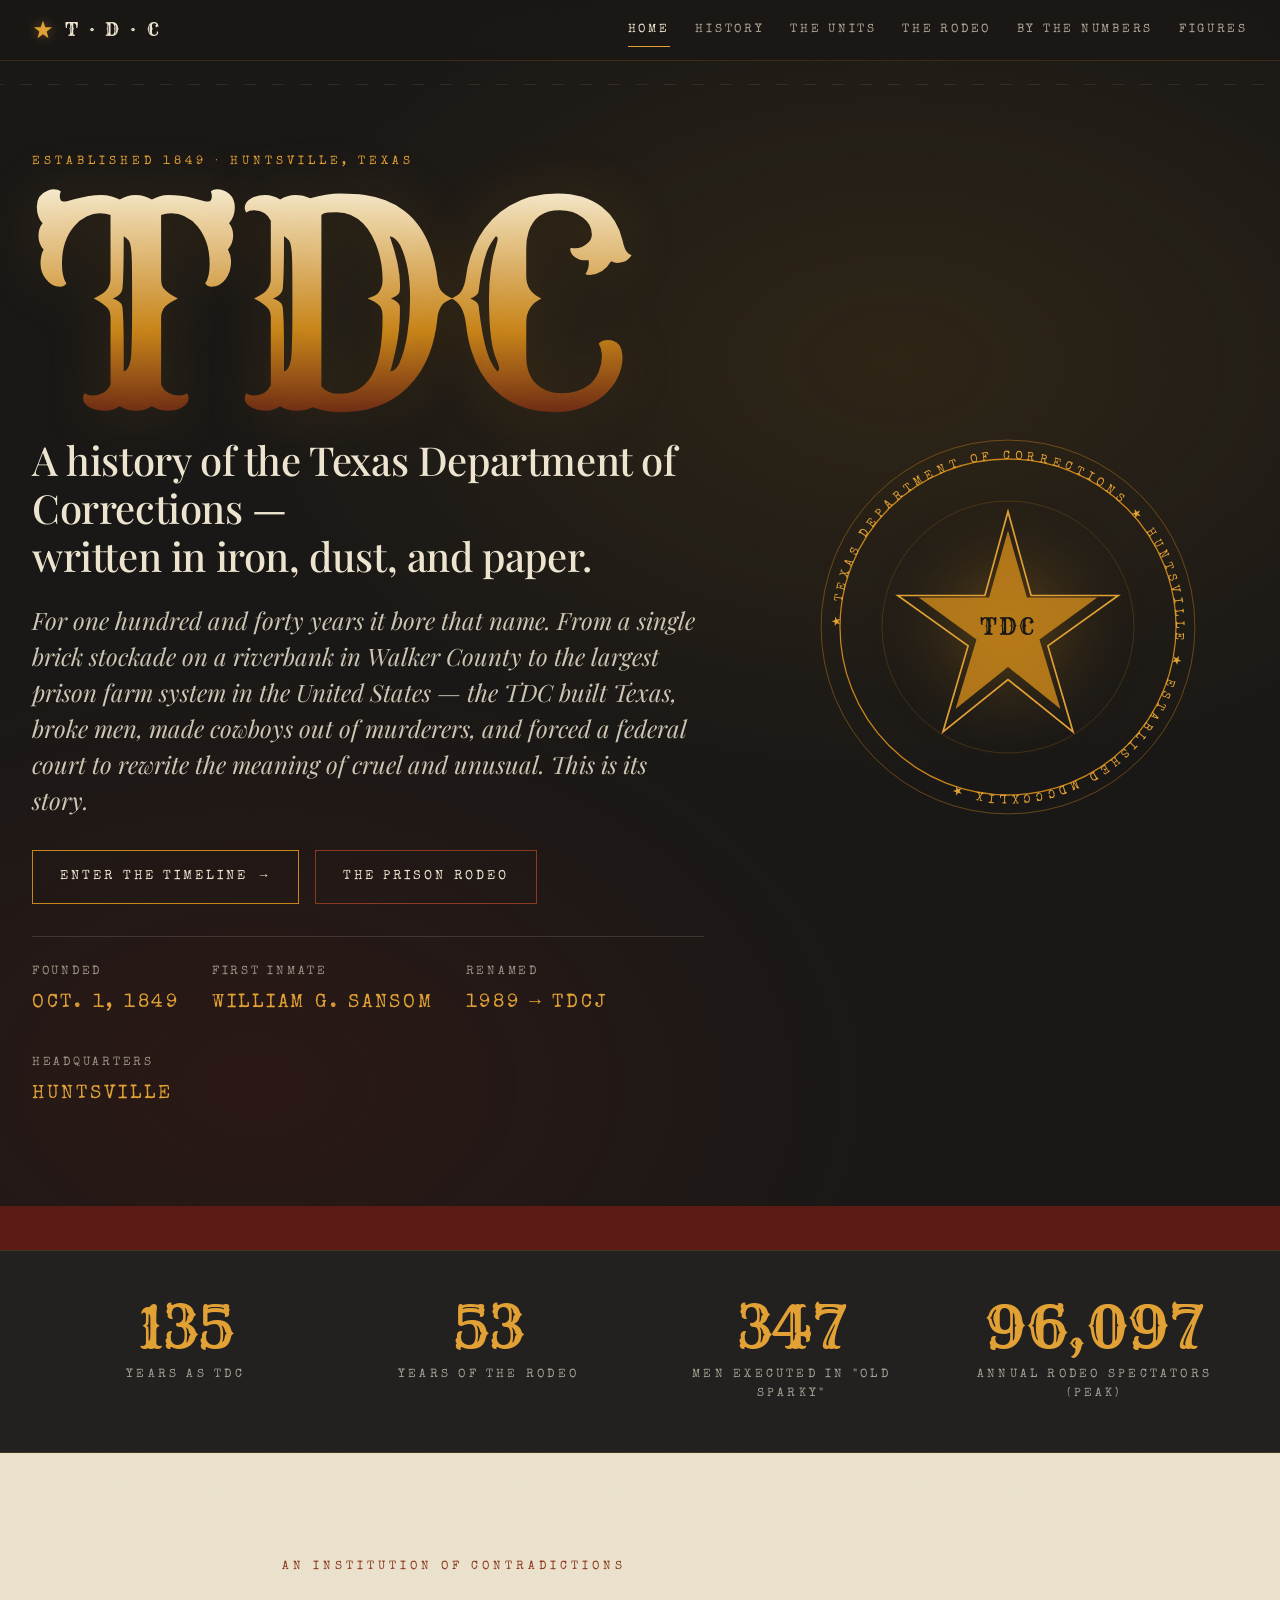
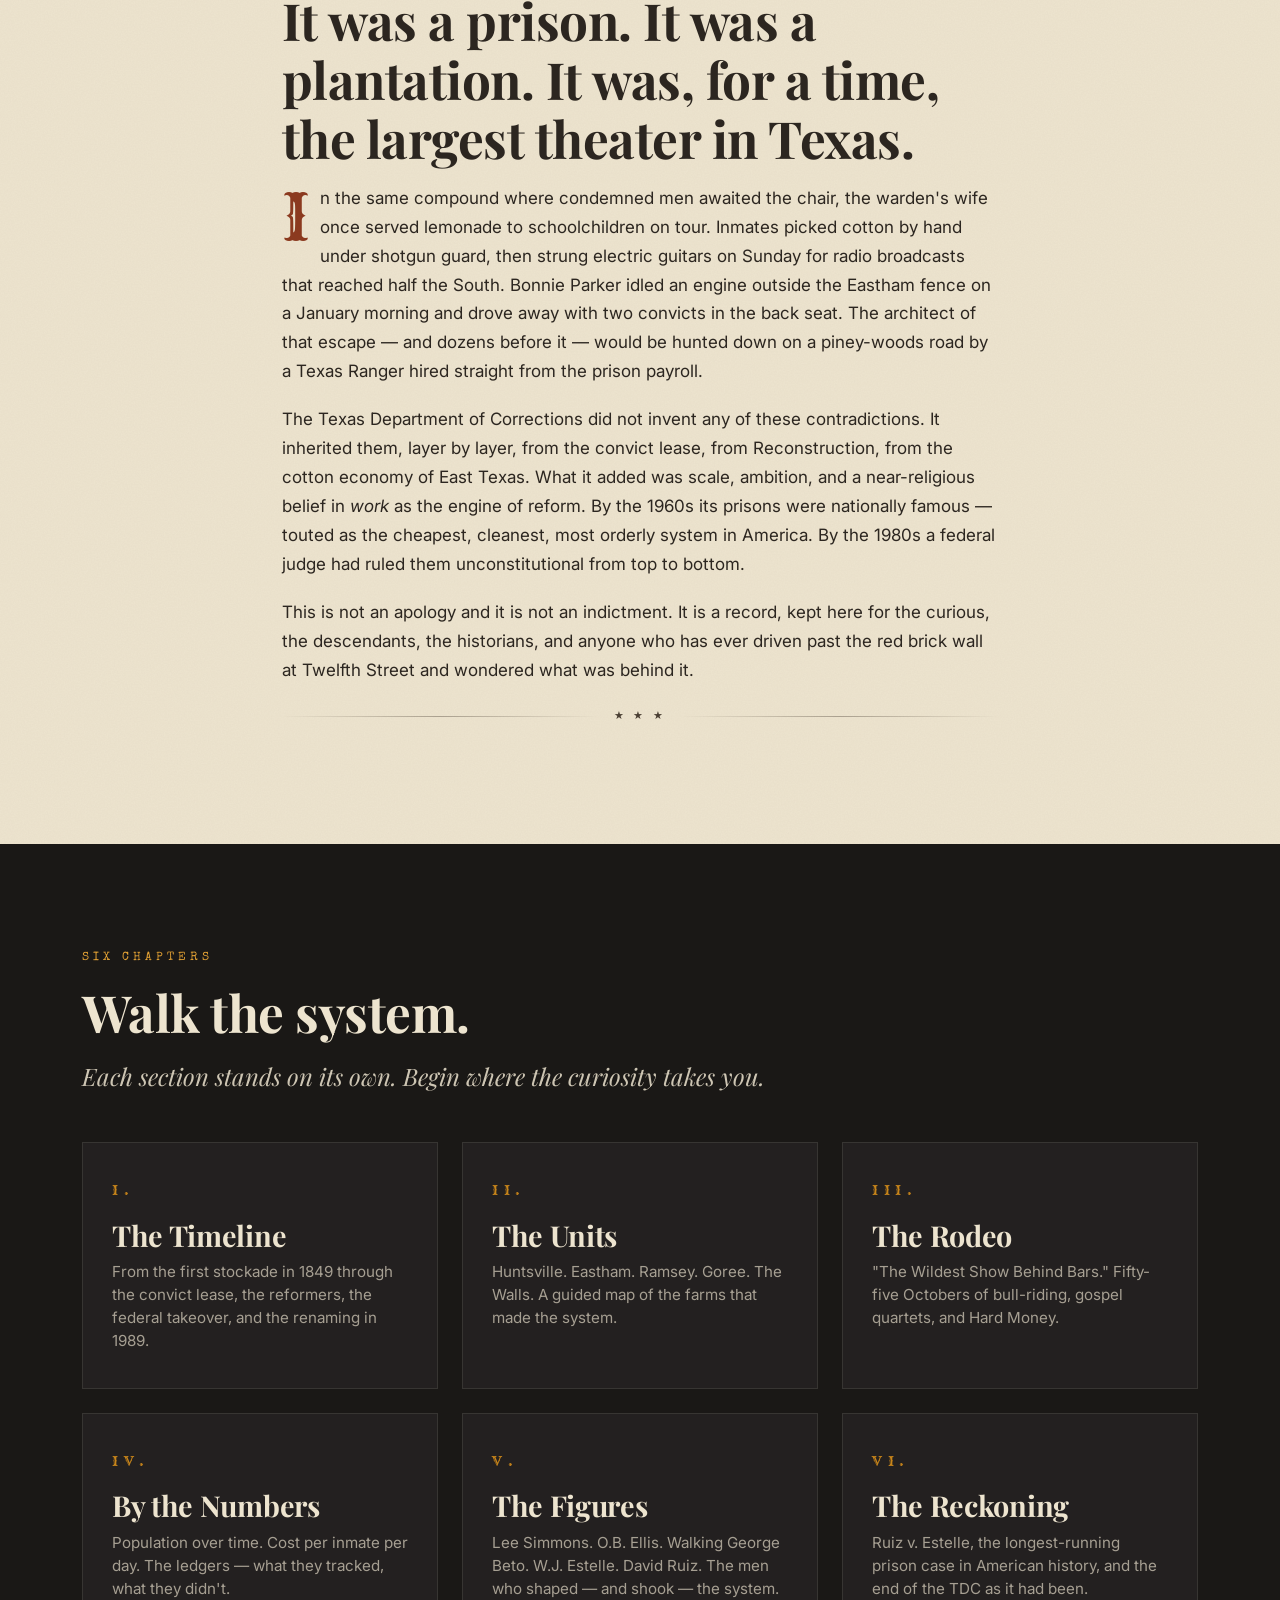
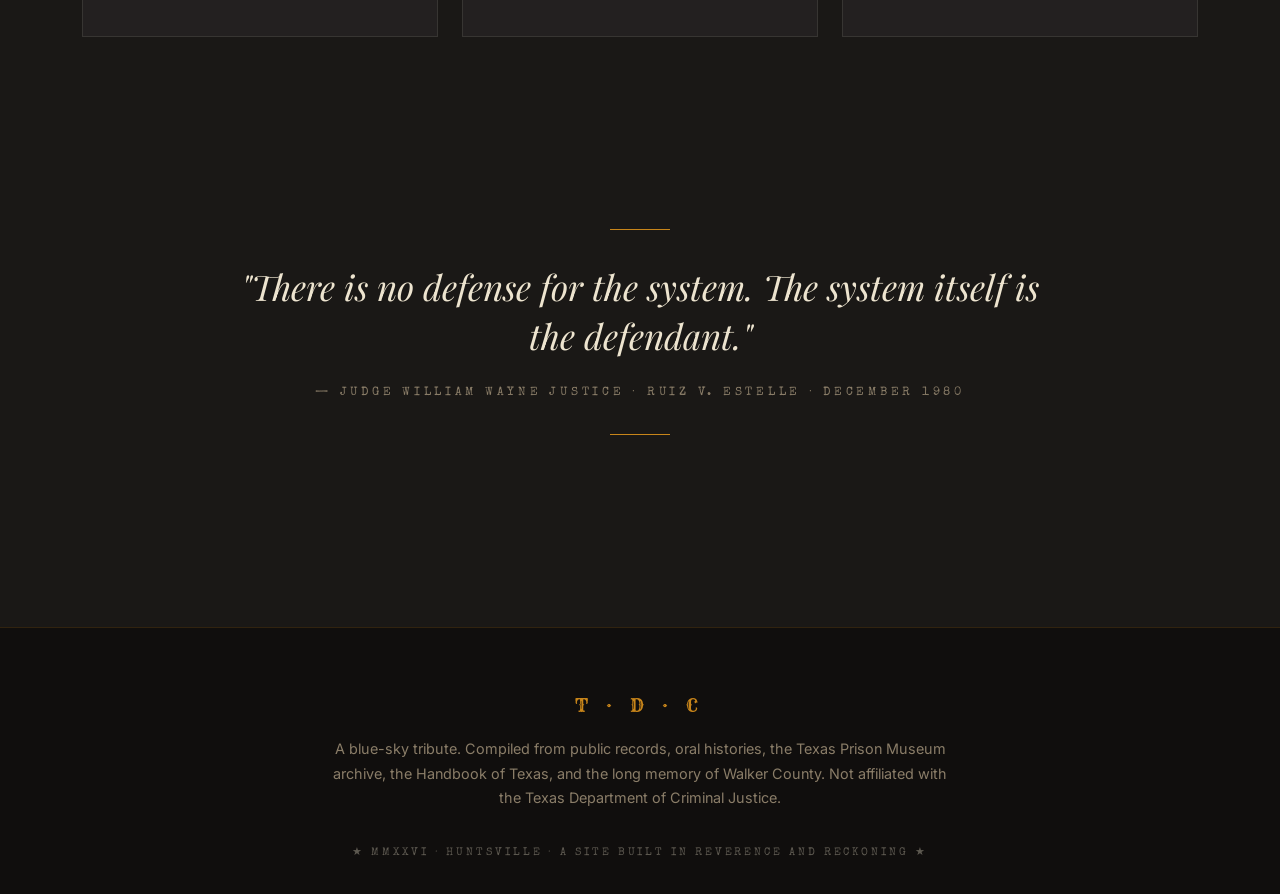
<file: index.html>
<!doctype html>
<html lang="en">
<head>
<meta charset="utf-8" />
<meta name="viewport" content="width=device-width, initial-scale=1" />
<title>The Texas Department of Corrections — A Tribute</title>
<meta name="description" content="A tribute to the Texas Department of Corrections (1849–1989): the units, the rodeo, the reformers, the reckoning. A history written in iron, dust, and paper." />
<link rel="preconnect" href="https://fonts.googleapis.com">
<link rel="preconnect" href="https://fonts.gstatic.com" crossorigin>
<link href="https://fonts.googleapis.com/css2?family=Playfair+Display:wght@500;700;900&family=Special+Elite&family=Rye&family=Inter:wght@400;500;600&display=swap" rel="stylesheet">
<link rel="stylesheet" href="css/style.css" />
</head>
<body>

<header class="topbar">
  <div class="inner">
    <a class="brand" href="index.html">
      <svg class="star" viewBox="0 0 24 24"><polygon points="12,2 14.6,9 22,9 16,13.6 18,21 12,16.6 6,21 8,13.6 2,9 9.4,9"/></svg>
      <span>T · D · C</span>
    </a>
    <nav class="nav" id="nav">
      <a href="index.html" class="active">Home</a>
      <a href="history.html">History</a>
      <a href="units.html">The Units</a>
      <a href="rodeo.html">The Rodeo</a>
      <a href="stats.html">By the Numbers</a>
      <a href="figures.html">Figures</a>
    </nav>
    <button class="menu-toggle" aria-label="Toggle menu">≡</button>
  </div>
</header>

<!-- ============================================================
     HERO
============================================================ -->
<section class="hero">
  <div class="hero-grid">
    <div>
      <span class="eyebrow reveal">Established 1849 · Huntsville, Texas</span>
      <div class="hero-mark reveal reveal-d1">TDC</div>
      <h1 class="hero-title reveal reveal-d2">
        A history of the Texas Department of Corrections —<br/>
        written in iron, dust, and paper.
      </h1>
      <p class="lede reveal reveal-d3" style="margin-top:1.4rem;">
        For one hundred and forty years it bore that name. From a single brick stockade on a riverbank in Walker County to the largest prison farm system in the United States — the TDC built Texas, broke men, made cowboys out of murderers, and forced a federal court to rewrite the meaning of <em>cruel and unusual</em>. This is its story.
      </p>
      <div class="btn-row reveal reveal-d3">
        <a class="btn" href="history.html">Enter the Timeline <span class="arrow">→</span></a>
        <a class="btn" href="rodeo.html" style="border-color:var(--rust);color:var(--bg-paper);">The Prison Rodeo</a>
      </div>
      <div class="hero-meta reveal reveal-d3">
        <span>Founded<strong>Oct. 1, 1849</strong></span>
        <span>First Inmate<strong>William G. Sansom</strong></span>
        <span>Renamed<strong>1989 → TDCJ</strong></span>
        <span>Headquarters<strong>Huntsville</strong></span>
      </div>
    </div>

    <!-- Medallion: a Texas star inside a typographic ring -->
    <div class="medallion reveal reveal-d2">
      <svg viewBox="0 0 400 400" aria-hidden="true">
        <defs>
          <path id="ringPath" d="M 200,200 m -160,0 a 160,160 0 1,1 320,0 a 160,160 0 1,1 -320,0"/>
          <radialGradient id="g1" cx="50%" cy="50%">
            <stop offset="0%"  stop-color="#c8851a" stop-opacity="0.35"/>
            <stop offset="70%" stop-color="#1a1816" stop-opacity="0"/>
          </radialGradient>
        </defs>
        <circle cx="200" cy="200" r="190" fill="url(#g1)"/>
        <circle cx="200" cy="200" r="178" fill="none" stroke="#c8851a" stroke-width="0.6" opacity="0.7"/>
        <circle cx="200" cy="200" r="160" fill="none" stroke="#c8851a" stroke-width="1.2"/>
        <circle cx="200" cy="200" r="120" fill="none" stroke="#c8851a" stroke-width="0.4" opacity="0.5"/>
        <g class="ring">
          <text><textPath href="#ringPath" startOffset="0%">★ TEXAS  DEPARTMENT  OF  CORRECTIONS  ★  HUNTSVILLE  ★  ESTABLISHED  MDCCCXLIX  ★</textPath></text>
        </g>
        <!-- five-point star -->
        <polygon points="200,90 222,170 305,170 238,218 262,300 200,250 138,300 162,218 95,170 178,170"
                 fill="none" stroke="#e2a134" stroke-width="1.6" stroke-linejoin="miter"/>
        <polygon points="200,108 218,172 285,172 230,212 250,278 200,238 150,278 170,212 115,172 182,172"
                 fill="#c8851a" opacity="0.85"/>
        <text x="200" y="208" text-anchor="middle" font-family="Rye, serif" font-size="22" fill="#1a1816" letter-spacing="2">TDC</text>
      </svg>
    </div>
  </div>
</section>

<!-- Marquee -->
<div class="marquee">
  <div class="marquee-inner">
    <span>★ Huntsville Unit · 1849 ★</span>
    <span>The Walls ★</span>
    <span>The Convict Lease 1871–1912 ★</span>
    <span>Eastham · Ramsey · Ferguson · Goree ★</span>
    <span>The Texas Prison Rodeo 1931–1986 ★</span>
    <span>The Carrasco Siege · July 1974 · Eleven Days ★</span>
    <span>Ruiz v. Estelle, 1980 ★</span>
    <span>Renamed TDCJ — September 1, 1989 ★</span>
  </div>
</div>

<!-- ============================================================
     QUICK STATS BANNER
============================================================ -->
<section class="stats-banner">
  <div class="stats-banner-grid">
    <div class="reveal">
      <div class="stat-figure" data-count="140">140</div>
      <div class="stat-label">Years as TDC</div>
    </div>
    <div class="reveal reveal-d1">
      <div class="stat-figure" data-count="55">55</div>
      <div class="stat-label">Years of the Rodeo</div>
    </div>
    <div class="reveal reveal-d2">
      <div class="stat-figure" data-count="361">361</div>
      <div class="stat-label">Men Executed in "Old Sparky"</div>
    </div>
    <div class="reveal reveal-d3">
      <div class="stat-figure" data-count="100000">100,000+</div>
      <div class="stat-label">Annual Rodeo Spectators (Peak)</div>
    </div>
  </div>
</section>

<!-- ============================================================
     INTRO PROSE — paper section
============================================================ -->
<section class="section-paper">
  <div class="narrow prose reveal">
    <span class="eyebrow">An Institution of Contradictions</span>
    <h2>It was a prison. It was a plantation. It was, for a time, the largest theater in Texas.</h2>
    <p>
      In the same compound where condemned men awaited the chair, the warden's wife once served lemonade to schoolchildren on tour. Inmates picked cotton by hand under shotgun guard, then strung electric guitars on Sunday for radio broadcasts that reached half the South. Bonnie Parker idled an engine outside the Eastham fence on a January morning and drove away with two convicts in the back seat. The architect of that escape — and dozens before it — would be hunted down on a piney-woods road by a Texas Ranger hired straight from the prison payroll.
    </p>
    <p>
      The Texas Department of Corrections did not invent any of these contradictions. It inherited them, layer by layer, from the convict lease, from Reconstruction, from the cotton economy of East Texas. What it added was scale, ambition, and a near-religious belief in <em>work</em> as the engine of reform. By the 1960s its prisons were nationally famous — touted as the cheapest, cleanest, most orderly system in America. By the 1980s a federal judge had ruled them unconstitutional from top to bottom.
    </p>
    <p>
      This is not an apology and it is not an indictment. It is a record, kept here for the curious, the descendants, the historians, and anyone who has ever driven past the red brick wall at Twelfth Street and wondered what was behind it.
    </p>
    <div class="rule">★ ★ ★</div>
  </div>
</section>

<!-- ============================================================
     SECTION NAV CARDS
============================================================ -->
<section>
  <div class="container">
    <div class="reveal">
      <span class="eyebrow">Six chapters</span>
      <h2>Walk the system.</h2>
      <p class="lede">Each section stands on its own. Begin where the curiosity takes you.</p>
    </div>

    <div class="nav-cards">
      <a class="nav-card reveal reveal-d1" href="history.html">
        <div class="num">I.</div>
        <h3>The Timeline</h3>
        <p>From the first stockade in 1849 through the convict lease, the reformers, the federal takeover, and the renaming in 1989.</p>
      </a>
      <a class="nav-card reveal reveal-d2" href="units.html">
        <div class="num">II.</div>
        <h3>The Units</h3>
        <p>Huntsville. Eastham. Ramsey. Goree. The Walls. A guided map of the farms that made the system.</p>
      </a>
      <a class="nav-card reveal reveal-d3" href="rodeo.html">
        <div class="num">III.</div>
        <h3>The Rodeo</h3>
        <p>"The Wildest Show Behind Bars." Fifty-five Octobers of bull-riding, gospel quartets, and Hard Money.</p>
      </a>
      <a class="nav-card reveal reveal-d1" href="stats.html">
        <div class="num">IV.</div>
        <h3>By the Numbers</h3>
        <p>Population over time. Cost per inmate per day. The ledgers — what they tracked, what they didn't.</p>
      </a>
      <a class="nav-card reveal reveal-d2" href="figures.html">
        <div class="num">V.</div>
        <h3>The Figures</h3>
        <p>Lee Simmons. O.B. Ellis. Walking George Beto. W.J. Estelle. David Ruiz. The men who shaped — and shook — the system.</p>
      </a>
      <a class="nav-card reveal reveal-d3" href="history.html#ruiz">
        <div class="num">VI.</div>
        <h3>The Reckoning</h3>
        <p>Ruiz v. Estelle, the longest-running prison case in American history, and the end of the TDC as it had been.</p>
      </a>
    </div>
  </div>
</section>

<!-- ============================================================
     PULL QUOTE
============================================================ -->
<section style="padding: 0 0 6rem;">
  <div class="container">
    <blockquote class="pullquote reveal">
      "There is no defense for the system. The system itself is the defendant."
      <cite>— Judge William Wayne Justice · Ruiz v. Estelle · December 1980</cite>
    </blockquote>
  </div>
</section>

<!-- ============================================================
     FOOTER
============================================================ -->
<footer class="footer">
  <div class="footer-mark">T · D · C</div>
  <p>A blue-sky tribute. Compiled from public records, oral histories, the Texas Prison Museum archive, the Handbook of Texas, and the long memory of Walker County. Not affiliated with the Texas Department of Criminal Justice.</p>
  <div class="tiny">★ MMXXVI · Huntsville · A Site Built In Reverence and Reckoning ★</div>
</footer>

<script src="js/main.js"></script>
</body>
</html>
</file>
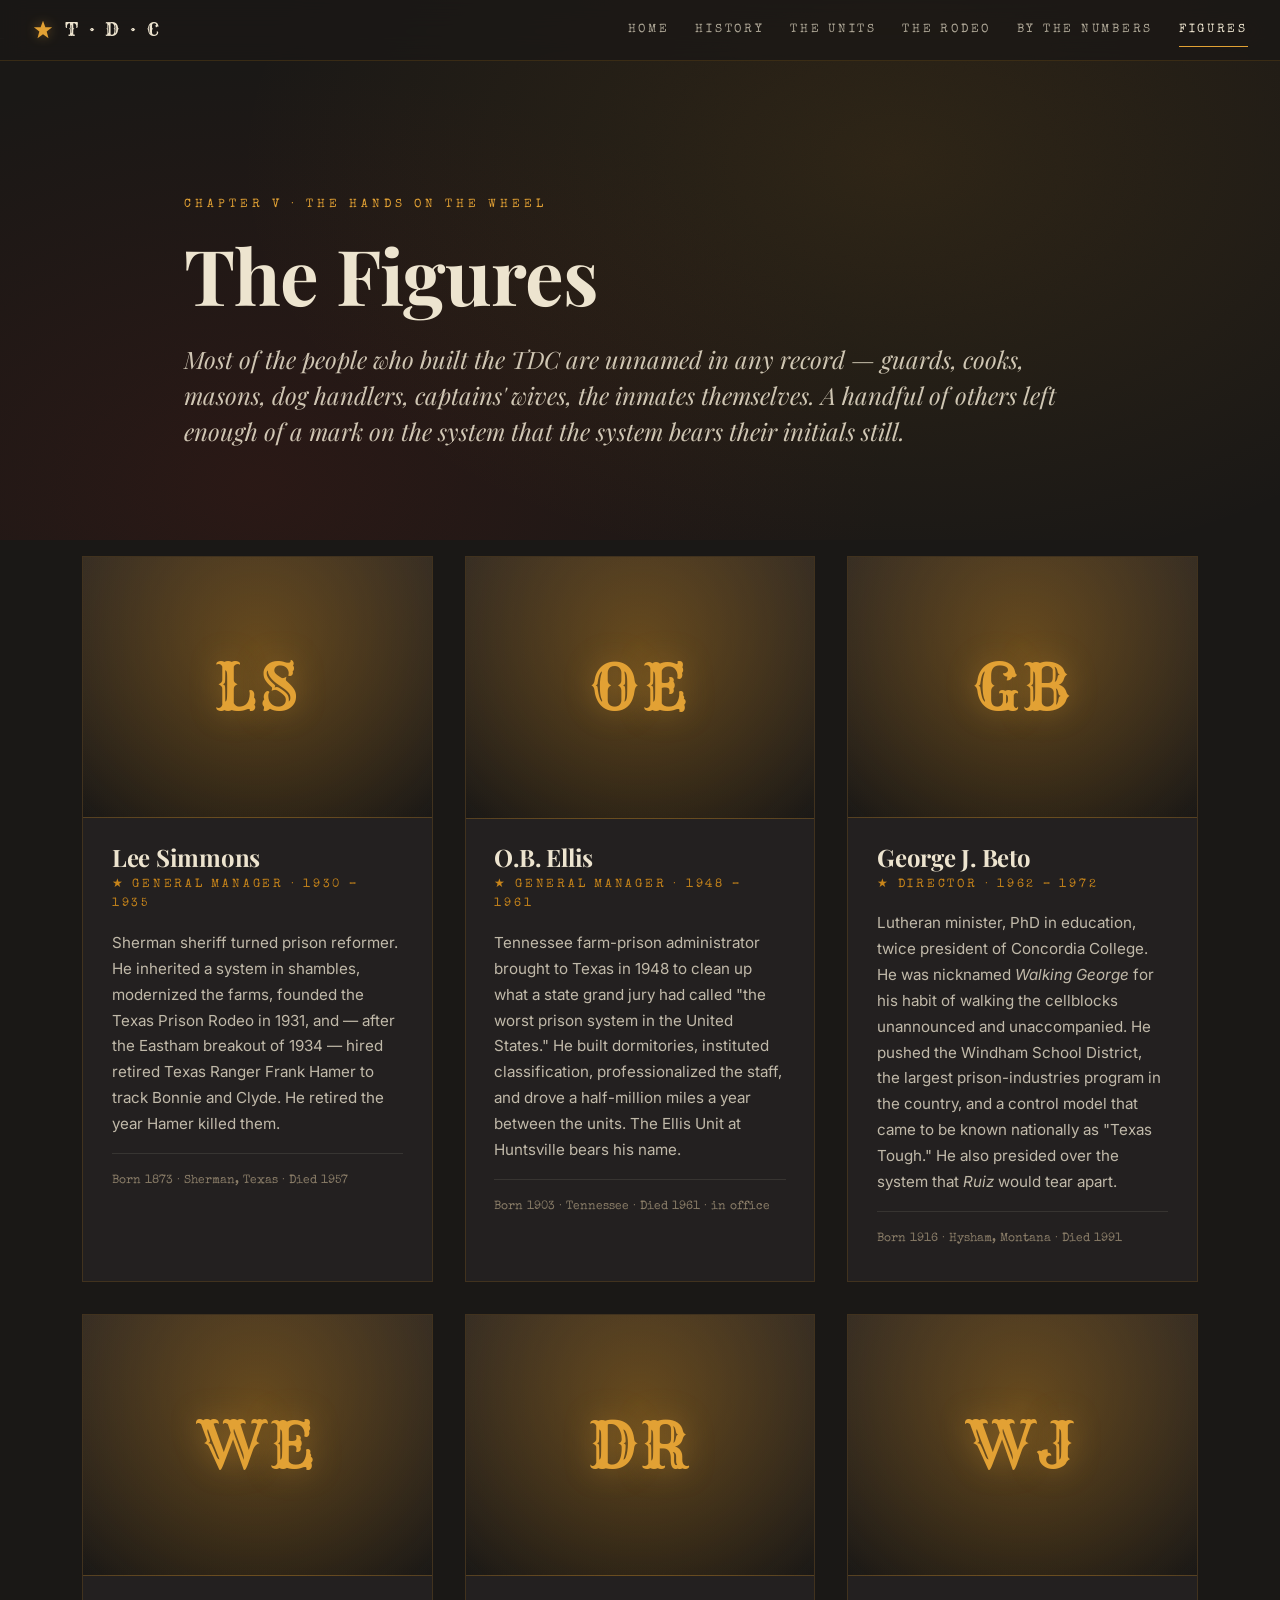
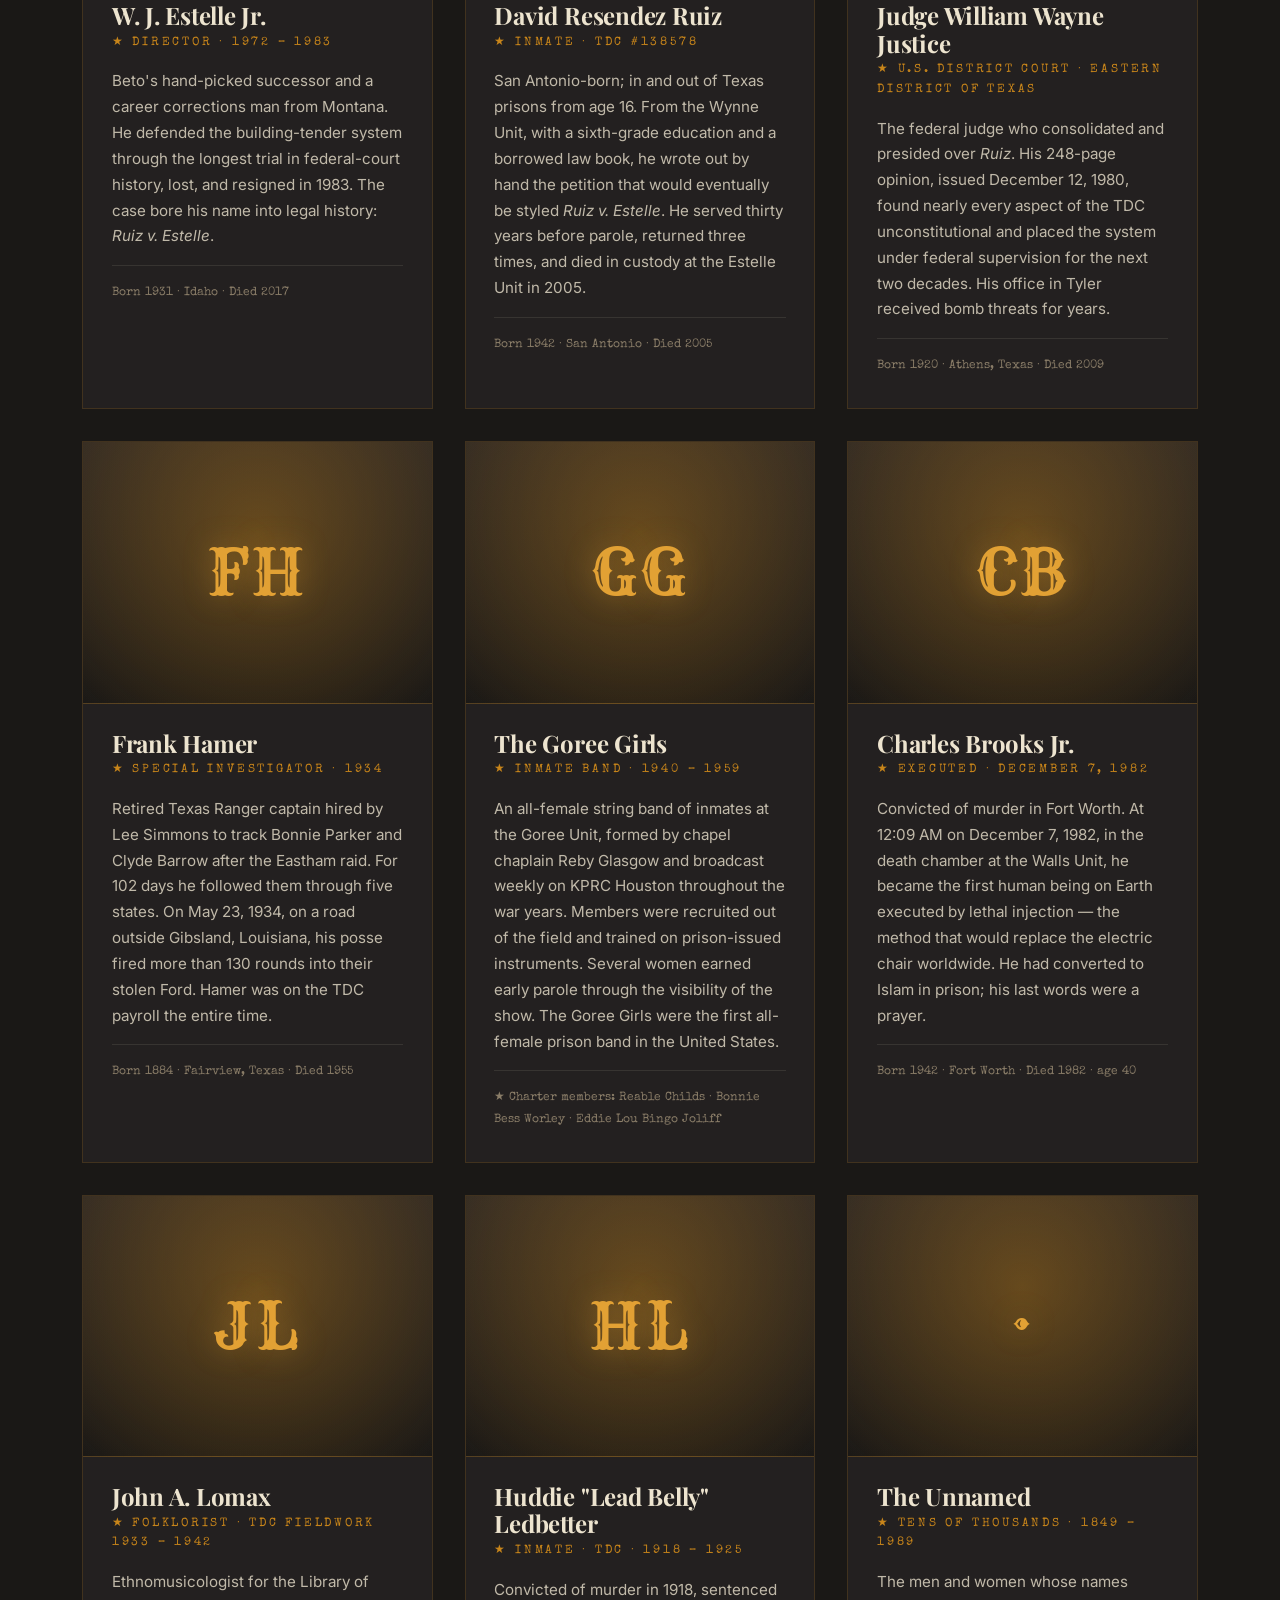
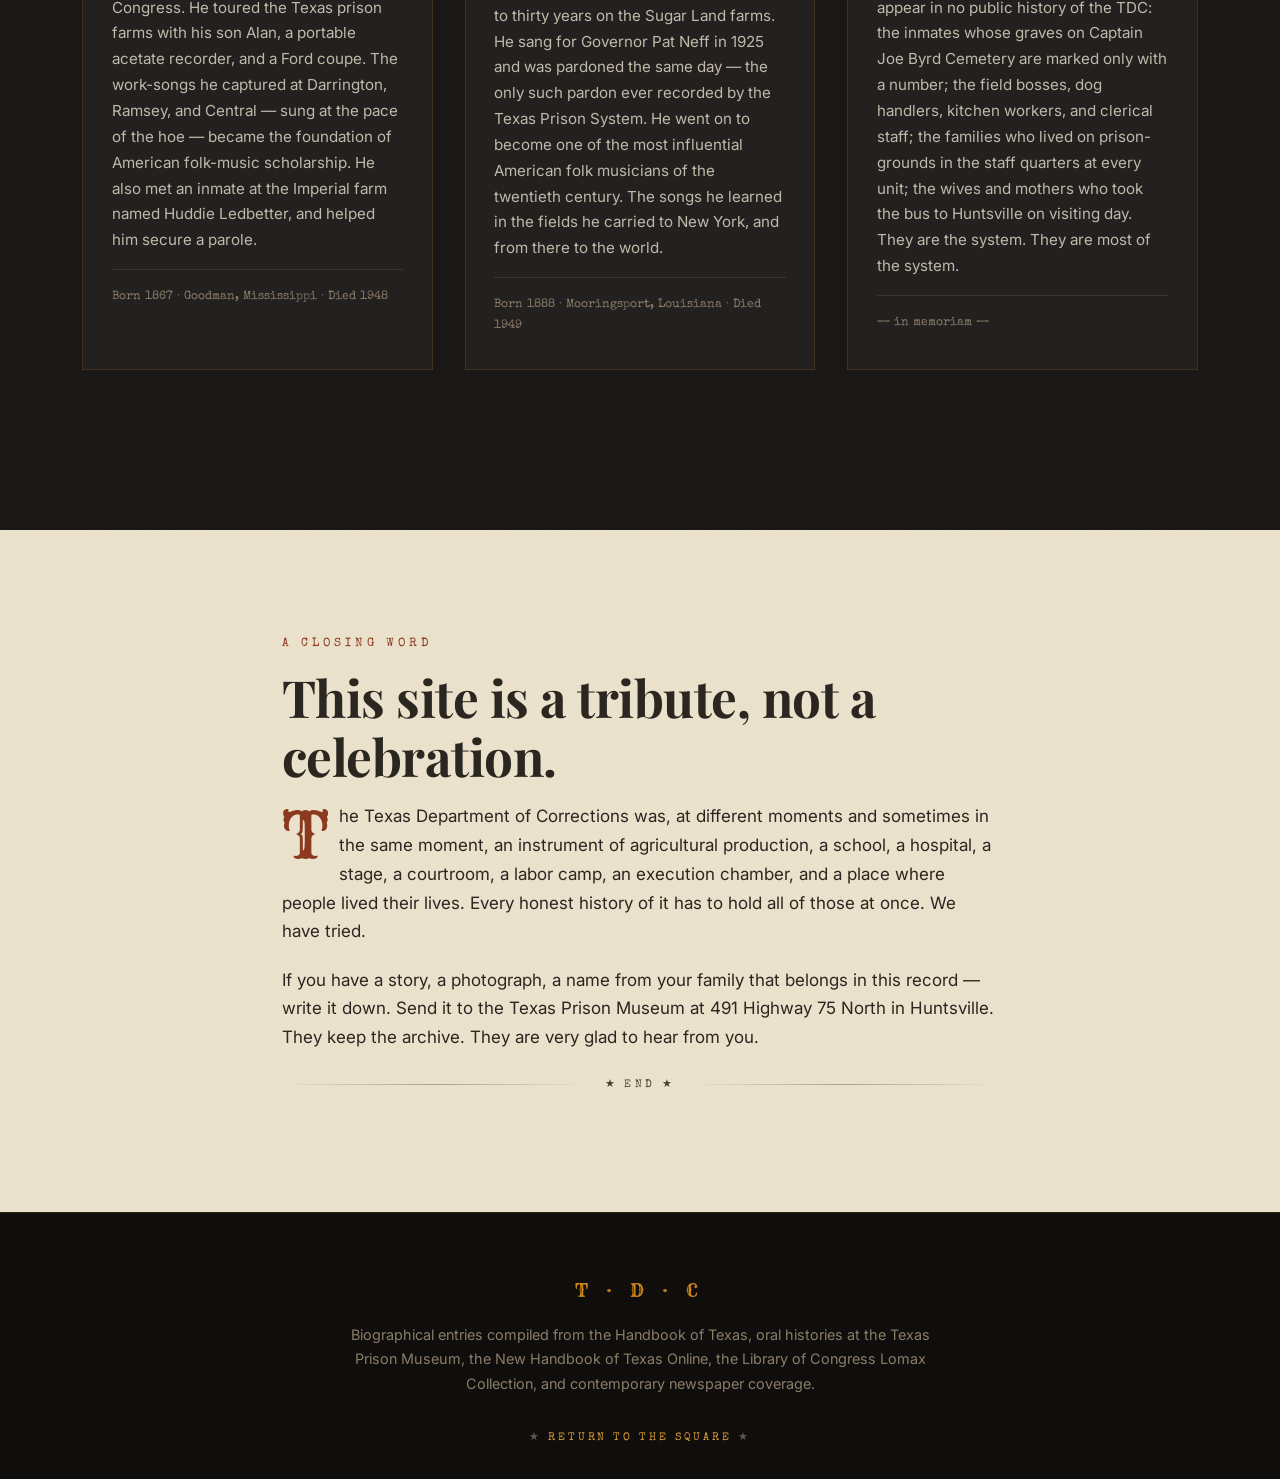
<file: figures.html>
<!doctype html>
<html lang="en">
<head>
<meta charset="utf-8" />
<meta name="viewport" content="width=device-width, initial-scale=1" />
<title>The Figures · Texas Department of Corrections</title>
<meta name="description" content="The men and women who shaped — and shook — the Texas Department of Corrections: Lee Simmons, O.B. Ellis, George Beto, W.J. Estelle, David Ruiz, Frank Hamer." />
<link rel="preconnect" href="https://fonts.googleapis.com">
<link rel="preconnect" href="https://fonts.gstatic.com" crossorigin>
<link href="https://fonts.googleapis.com/css2?family=Playfair+Display:wght@500;700;900&family=Special+Elite&family=Rye&family=Inter:wght@400;500;600&display=swap" rel="stylesheet">
<link rel="stylesheet" href="css/style.css" />
</head>
<body>

<header class="topbar">
  <div class="inner">
    <a class="brand" href="index.html">
      <svg class="star" viewBox="0 0 24 24"><polygon points="12,2 14.6,9 22,9 16,13.6 18,21 12,16.6 6,21 8,13.6 2,9 9.4,9"/></svg>
      <span>T · D · C</span>
    </a>
    <nav class="nav" id="nav">
      <a href="index.html">Home</a>
      <a href="history.html">History</a>
      <a href="units.html">The Units</a>
      <a href="rodeo.html">The Rodeo</a>
      <a href="stats.html">By the Numbers</a>
      <a href="figures.html" class="active">Figures</a>
    </nav>
    <button class="menu-toggle" aria-label="Toggle menu">≡</button>
  </div>
</header>

<section class="hero" style="min-height: 60vh; padding-top: 9rem; padding-bottom: 3rem;">
  <div class="hero-grid" style="grid-template-columns: 1fr;">
    <div class="reveal">
      <span class="eyebrow">Chapter V · The Hands on the Wheel</span>
      <h1 style="font-size: clamp(2.4rem, 6vw, 4.8rem);">The Figures</h1>
      <p class="lede" style="margin-top:1.4rem;">
        Most of the people who built the TDC are unnamed in any record — guards, cooks, masons, dog handlers, captains' wives, the inmates themselves. A handful of others left enough of a mark on the system that the system bears their initials still.
      </p>
    </div>
  </div>
</section>

<section style="padding-top: 1rem;">
  <div class="container">
    <div class="figures">

      <article class="figure-card reveal">
        <div class="portrait"><div class="initials">LS</div></div>
        <div class="body">
          <h3>Lee Simmons</h3>
          <div class="role">★ General Manager · 1930 – 1935</div>
          <p>Sherman sheriff turned prison reformer. He inherited a system in shambles, modernized the farms, founded the Texas Prison Rodeo in 1931, and — after the Eastham breakout of 1934 — hired retired Texas Ranger Frank Hamer to track Bonnie and Clyde. He retired the year Hamer killed them.</p>
          <div class="span">Born 1873 · Sherman, Texas · Died 1957</div>
        </div>
      </article>

      <article class="figure-card reveal reveal-d1">
        <div class="portrait"><div class="initials">OE</div></div>
        <div class="body">
          <h3>O.B. Ellis</h3>
          <div class="role">★ General Manager · 1948 – 1961</div>
          <p>Tennessee farm-prison administrator brought to Texas in 1948 to clean up what a state grand jury had called "the worst prison system in the United States." He built dormitories, instituted classification, professionalized the staff, and drove a half-million miles a year between the units. The Ellis Unit at Huntsville bears his name.</p>
          <div class="span">Born 1903 · Tennessee · Died 1961 · in office</div>
        </div>
      </article>

      <article class="figure-card reveal reveal-d2">
        <div class="portrait"><div class="initials">GB</div></div>
        <div class="body">
          <h3>George J. Beto</h3>
          <div class="role">★ Director · 1962 – 1972</div>
          <p>Lutheran minister, PhD in education, twice president of Concordia College. He was nicknamed <em>Walking George</em> for his habit of walking the cellblocks unannounced and unaccompanied. He pushed the Windham School District, the largest prison-industries program in the country, and a control model that came to be known nationally as "Texas Tough." He also presided over the system that <em>Ruiz</em> would tear apart.</p>
          <div class="span">Born 1916 · Hysham, Montana · Died 1991</div>
        </div>
      </article>

      <article class="figure-card reveal">
        <div class="portrait"><div class="initials">WE</div></div>
        <div class="body">
          <h3>W. J. Estelle Jr.</h3>
          <div class="role">★ Director · 1972 – 1983</div>
          <p>Beto's hand-picked successor and a career corrections man from Montana. He defended the building-tender system through the longest trial in federal-court history, lost, and resigned in 1983. The case bore his name into legal history: <em>Ruiz v. Estelle</em>.</p>
          <div class="span">Born 1931 · Idaho · Died 2017</div>
        </div>
      </article>

      <article class="figure-card reveal reveal-d1">
        <div class="portrait"><div class="initials">DR</div></div>
        <div class="body">
          <h3>David Resendez Ruiz</h3>
          <div class="role">★ Inmate · TDC #138578</div>
          <p>San Antonio-born; in and out of Texas prisons from age 16. From the Wynne Unit, with a sixth-grade education and a borrowed law book, he wrote out by hand the petition that would eventually be styled <em>Ruiz v. Estelle</em>. He served thirty years before parole, returned three times, and died in custody at the Estelle Unit in 2005.</p>
          <div class="span">Born 1942 · San Antonio · Died 2005</div>
        </div>
      </article>

      <article class="figure-card reveal reveal-d2">
        <div class="portrait"><div class="initials">WJ</div></div>
        <div class="body">
          <h3>Judge William Wayne Justice</h3>
          <div class="role">★ U.S. District Court · Eastern District of Texas</div>
          <p>The federal judge who consolidated and presided over <em>Ruiz</em>. His 248-page opinion, issued December 12, 1980, found nearly every aspect of the TDC unconstitutional and placed the system under federal supervision for the next two decades. His office in Tyler received bomb threats for years.</p>
          <div class="span">Born 1920 · Athens, Texas · Died 2009</div>
        </div>
      </article>

      <article class="figure-card reveal">
        <div class="portrait"><div class="initials">FH</div></div>
        <div class="body">
          <h3>Frank Hamer</h3>
          <div class="role">★ Special Investigator · 1934</div>
          <p>Retired Texas Ranger captain hired by Lee Simmons to track Bonnie Parker and Clyde Barrow after the Eastham raid. For 102 days he followed them through five states. On May 23, 1934, on a road outside Gibsland, Louisiana, his posse fired more than 130 rounds into their stolen Ford. Hamer was on the TDC payroll the entire time.</p>
          <div class="span">Born 1884 · Fairview, Texas · Died 1955</div>
        </div>
      </article>

      <article class="figure-card reveal reveal-d1">
        <div class="portrait"><div class="initials">GG</div></div>
        <div class="body">
          <h3>The Goree Girls</h3>
          <div class="role">★ Inmate Band · 1940 – 1959</div>
          <p>An all-female string band of inmates at the Goree Unit, formed by chapel chaplain Reby Glasgow and broadcast weekly on KPRC Houston throughout the war years. Members were recruited out of the field and trained on prison-issued instruments. Several women earned early parole through the visibility of the show. The Goree Girls were the first all-female prison band in the United States.</p>
          <div class="span">★ Charter members: Reable Childs · Bonnie Bess Worley · Eddie Lou Bingo Joliff</div>
        </div>
      </article>

      <article class="figure-card reveal reveal-d2">
        <div class="portrait"><div class="initials">CB</div></div>
        <div class="body">
          <h3>Charles Brooks Jr.</h3>
          <div class="role">★ Executed · December 7, 1982</div>
          <p>Convicted of murder in Fort Worth. At 12:09 AM on December 7, 1982, in the death chamber at the Walls Unit, he became the first human being on Earth executed by lethal injection — the method that would replace the electric chair worldwide. He had converted to Islam in prison; his last words were a prayer.</p>
          <div class="span">Born 1942 · Fort Worth · Died 1982 · age 40</div>
        </div>
      </article>

      <article class="figure-card reveal">
        <div class="portrait"><div class="initials">JL</div></div>
        <div class="body">
          <h3>John A. Lomax</h3>
          <div class="role">★ Folklorist · TDC fieldwork 1933 – 1942</div>
          <p>Ethnomusicologist for the Library of Congress. He toured the Texas prison farms with his son Alan, a portable acetate recorder, and a Ford coupe. The work-songs he captured at Darrington, Ramsey, and Central — sung at the pace of the hoe — became the foundation of American folk-music scholarship. He also met an inmate at the Imperial farm named Huddie Ledbetter, and helped him secure a parole.</p>
          <div class="span">Born 1867 · Goodman, Mississippi · Died 1948</div>
        </div>
      </article>

      <article class="figure-card reveal reveal-d1">
        <div class="portrait"><div class="initials">HL</div></div>
        <div class="body">
          <h3>Huddie "Lead Belly" Ledbetter</h3>
          <div class="role">★ Inmate · TDC · 1918 – 1925</div>
          <p>Convicted of murder in 1918, sentenced to thirty years on the Sugar Land farms. He sang for Governor Pat Neff in 1925 and was pardoned the same day — the only such pardon ever recorded by the Texas Prison System. He went on to become one of the most influential American folk musicians of the twentieth century. The songs he learned in the fields he carried to New York, and from there to the world.</p>
          <div class="span">Born 1888 · Mooringsport, Louisiana · Died 1949</div>
        </div>
      </article>

      <article class="figure-card reveal reveal-d2">
        <div class="portrait"><div class="initials">·</div></div>
        <div class="body">
          <h3>The Unnamed</h3>
          <div class="role">★ Tens of thousands · 1849 – 1989</div>
          <p>The men and women whose names appear in no public history of the TDC: the inmates whose graves on Captain Joe Byrd Cemetery are marked only with a number; the field bosses, dog handlers, kitchen workers, and clerical staff; the families who lived on prison-grounds in the staff quarters at every unit; the wives and mothers who took the bus to Huntsville on visiting day. They are the system. They are most of the system.</p>
          <div class="span">— in memoriam —</div>
        </div>
      </article>

    </div>
  </div>
</section>

<section class="section-paper" style="margin-top: 4rem;">
  <div class="narrow prose reveal">
    <span class="eyebrow">A Closing Word</span>
    <h2>This site is a tribute, not a celebration.</h2>
    <p>
      The Texas Department of Corrections was, at different moments and sometimes in the same moment, an instrument of agricultural production, a school, a hospital, a stage, a courtroom, a labor camp, an execution chamber, and a place where people lived their lives. Every honest history of it has to hold all of those at once. We have tried.
    </p>
    <p>
      If you have a story, a photograph, a name from your family that belongs in this record — write it down. Send it to the Texas Prison Museum at 491 Highway 75 North in Huntsville. They keep the archive. They are very glad to hear from you.
    </p>
    <div class="rule">★ end ★</div>
  </div>
</section>

<footer class="footer">
  <div class="footer-mark">T · D · C</div>
  <p>Biographical entries compiled from the Handbook of Texas, oral histories at the Texas Prison Museum, the New Handbook of Texas Online, the Library of Congress Lomax Collection, and contemporary newspaper coverage.</p>
  <div class="tiny">★ <a href="index.html">Return to the Square</a> ★</div>
</footer>

<script src="js/main.js"></script>
</body>
</html>
</file>
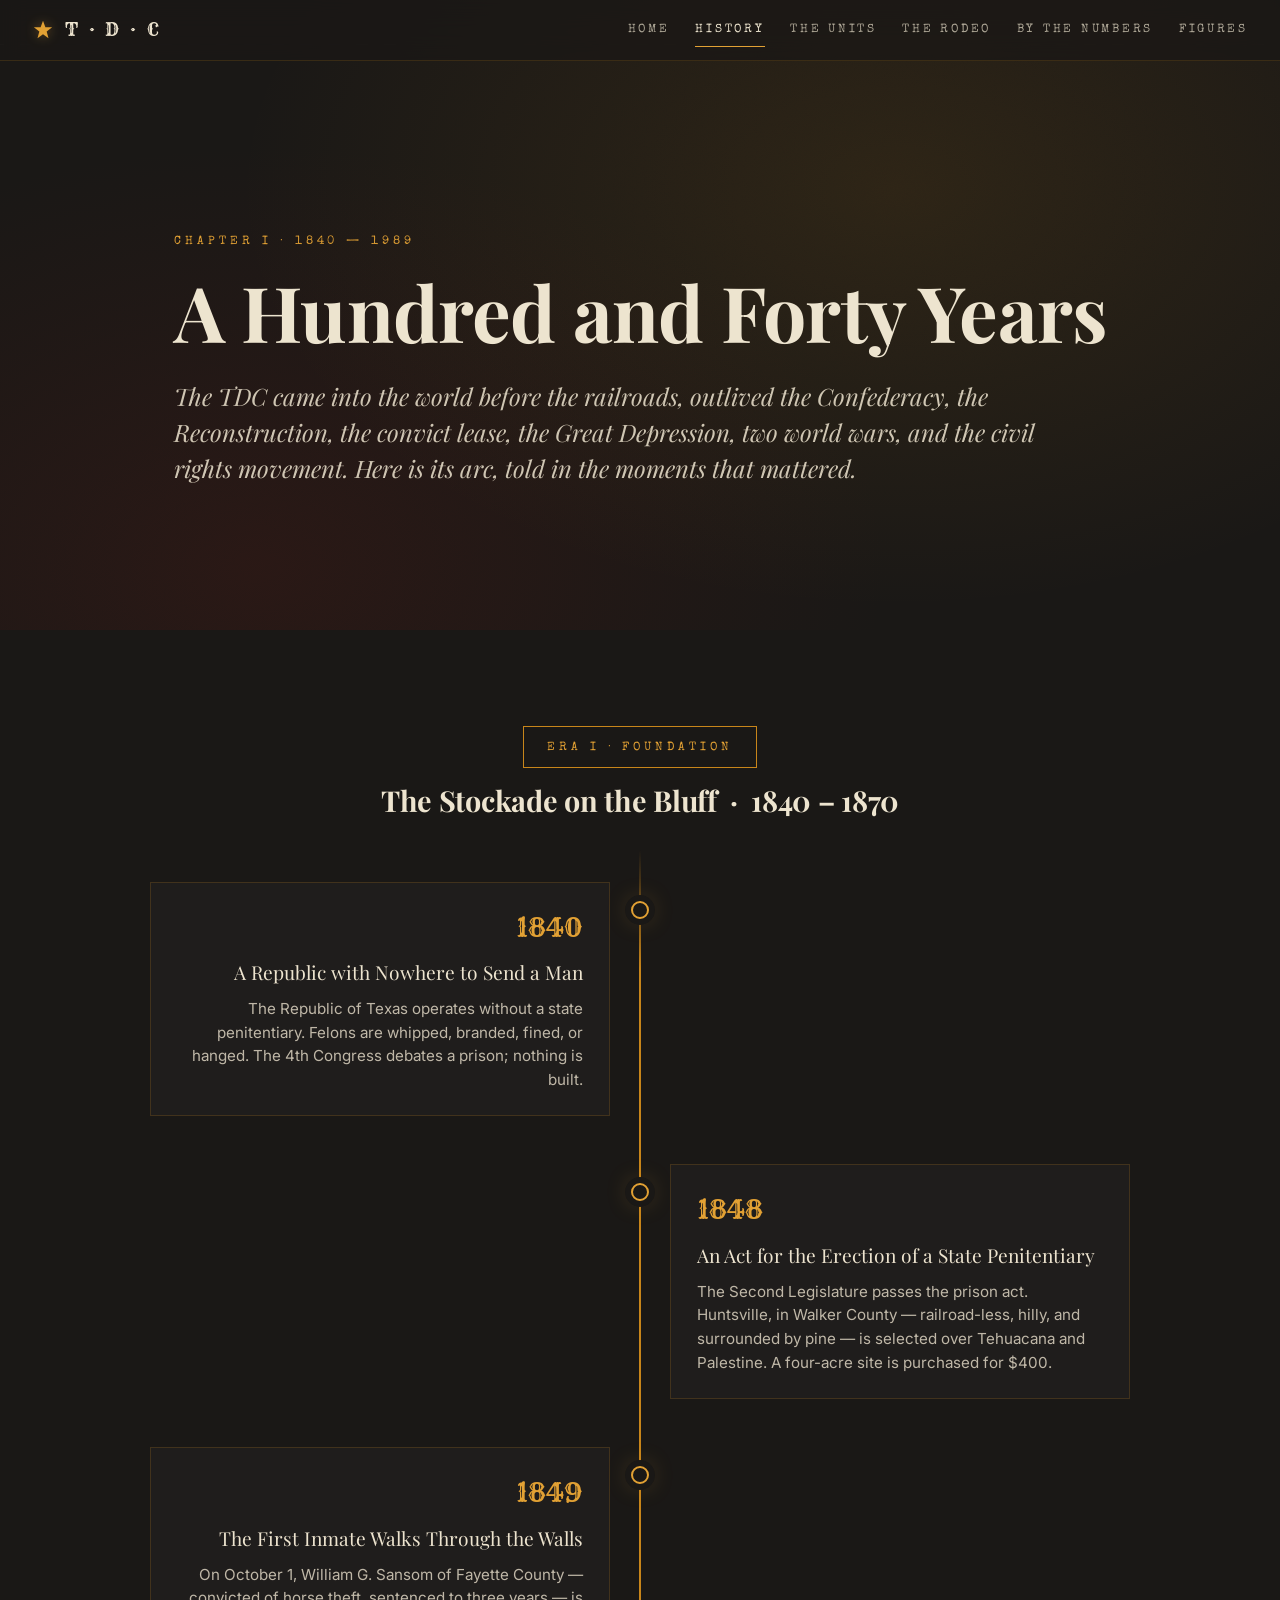
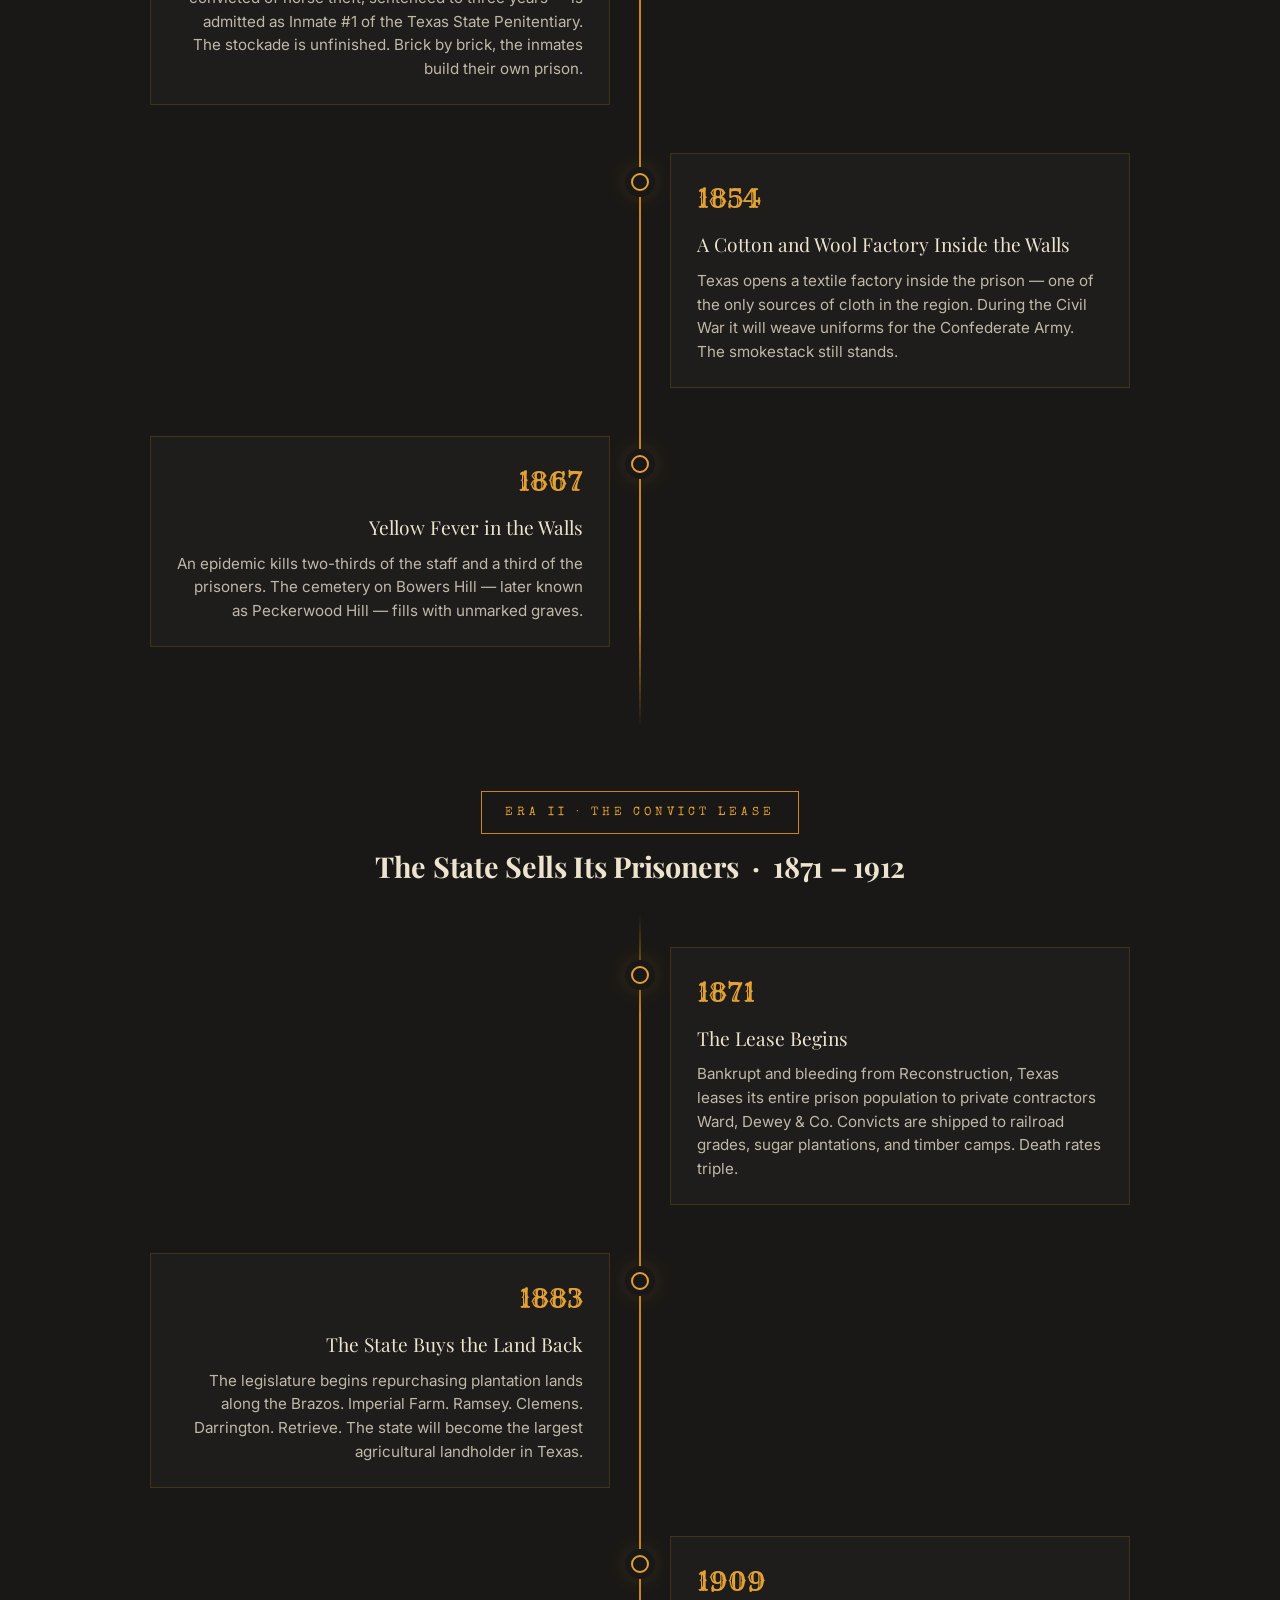
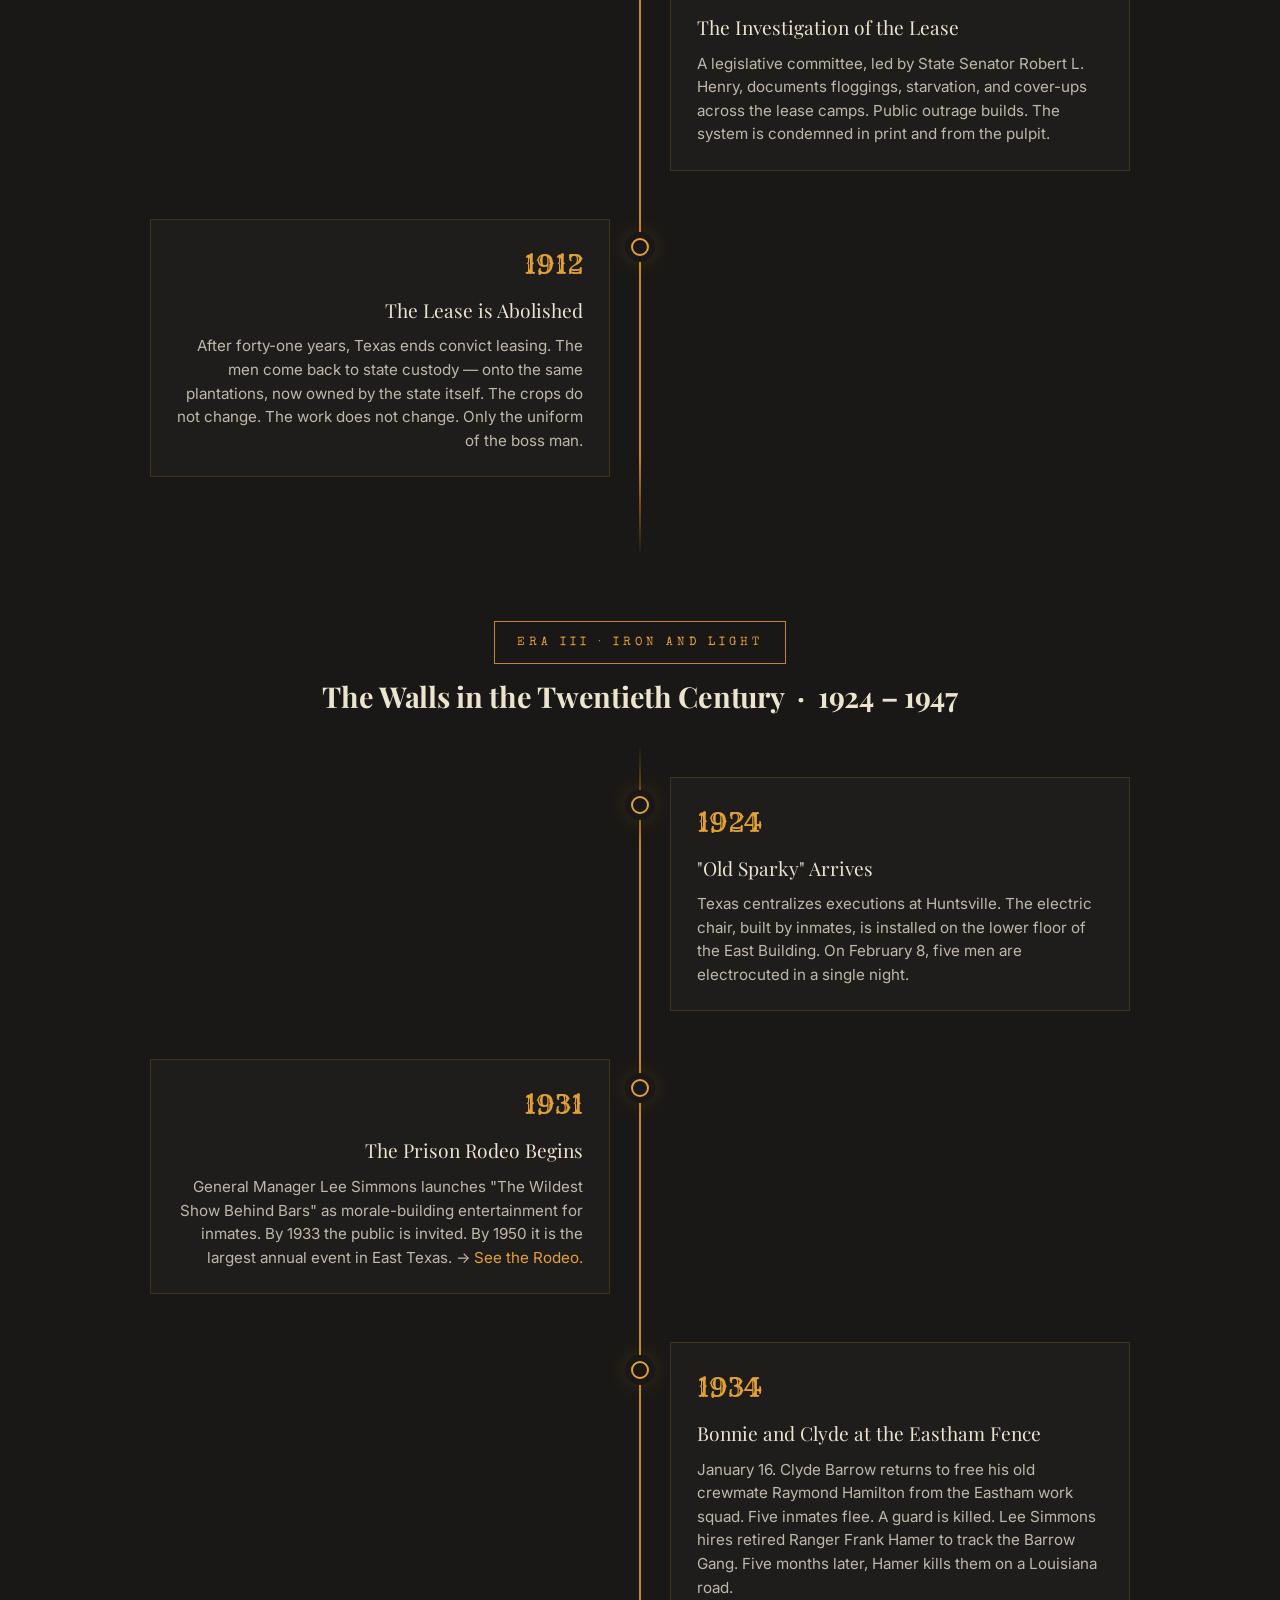
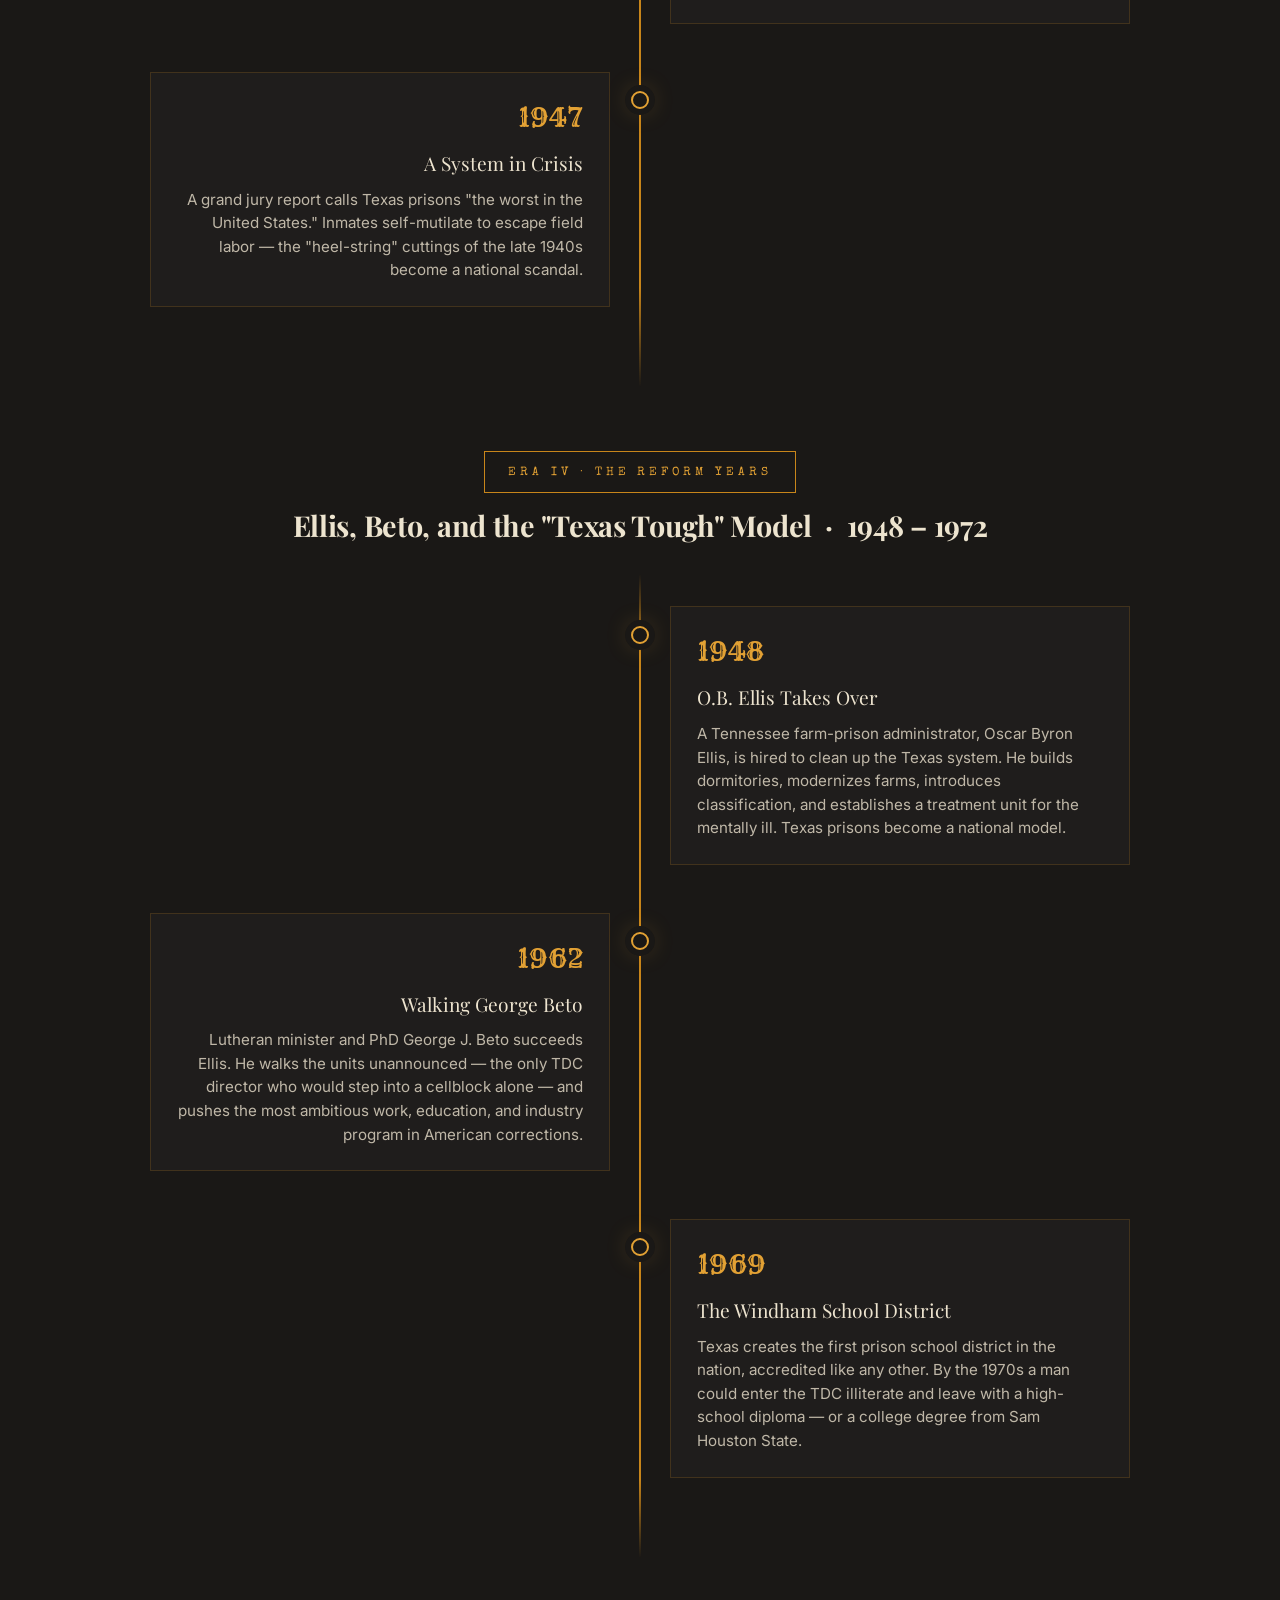
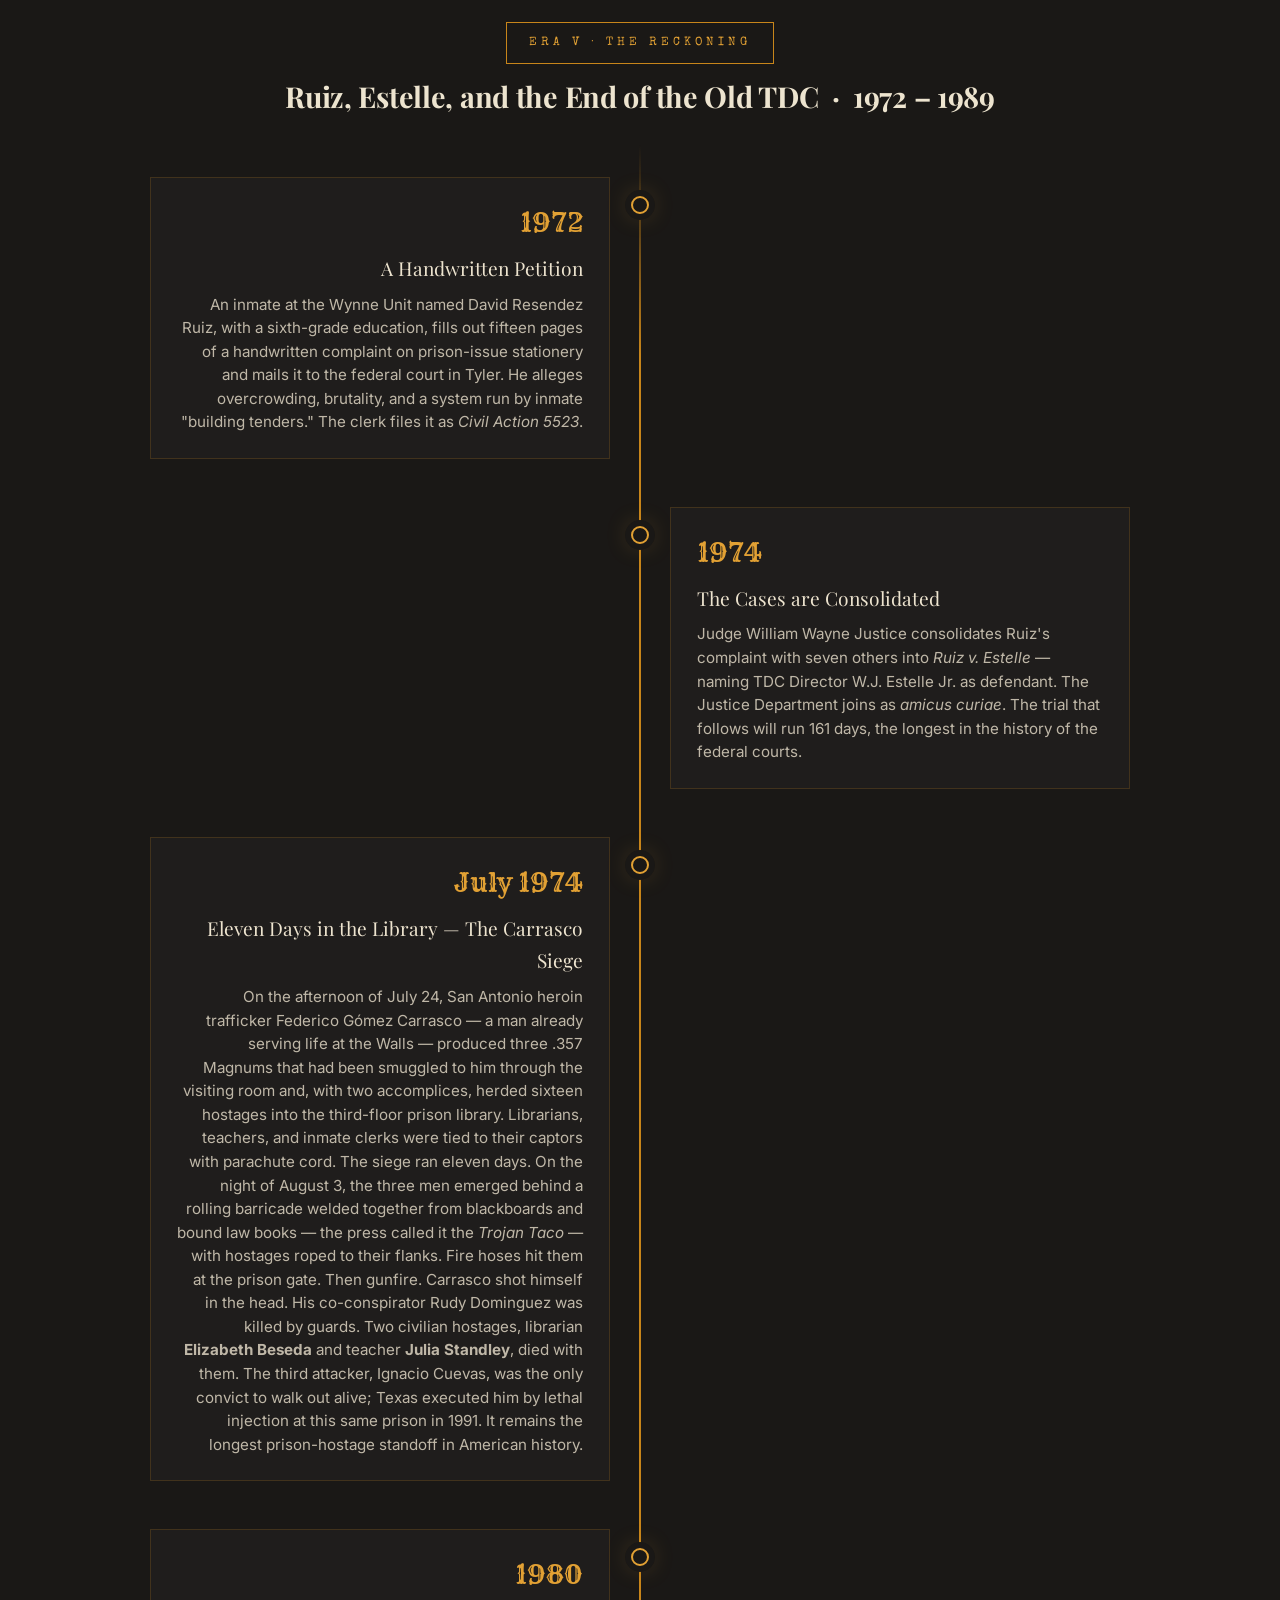
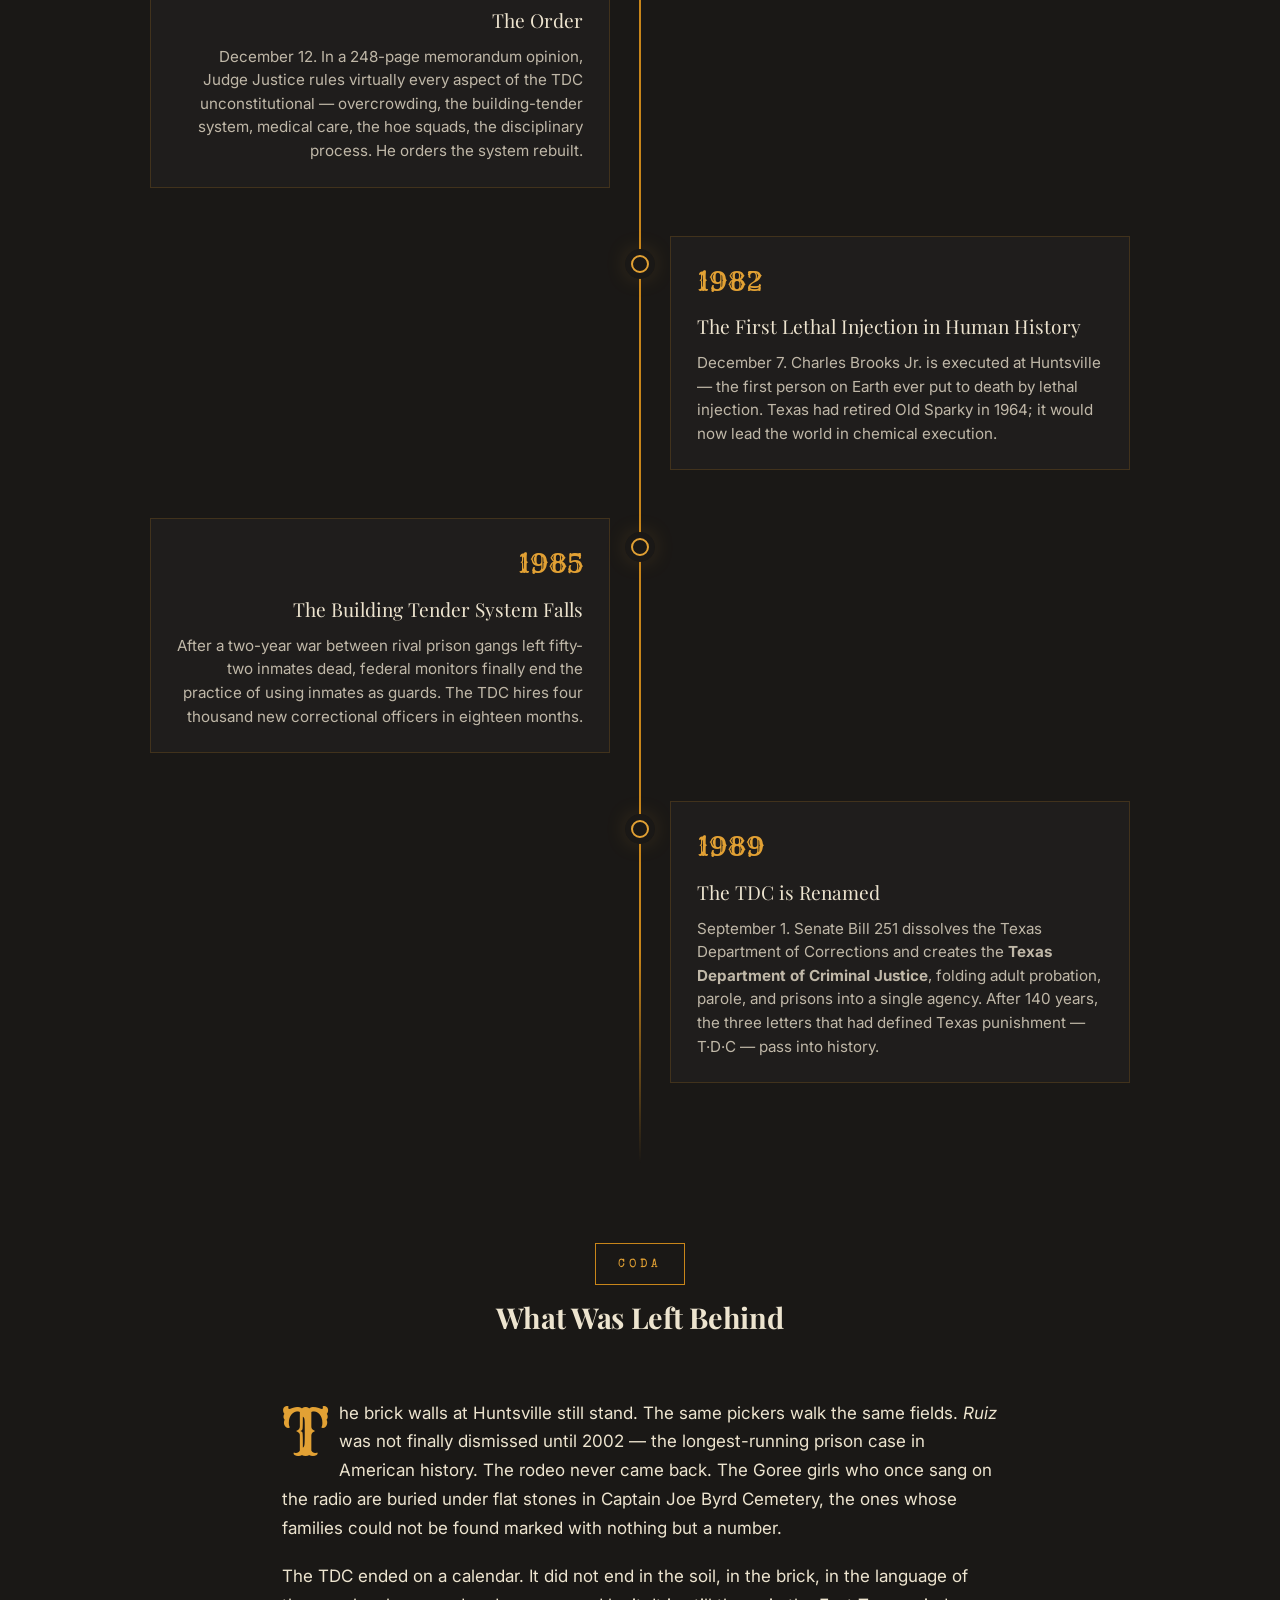
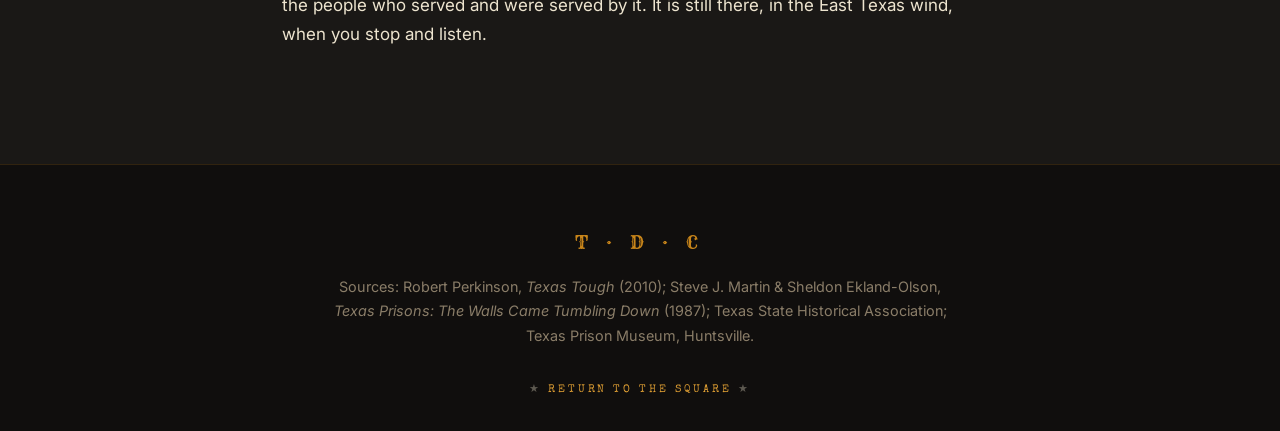
<file: history.html>
<!doctype html>
<html lang="en">
<head>
<meta charset="utf-8" />
<meta name="viewport" content="width=device-width, initial-scale=1" />
<title>History · Texas Department of Corrections</title>
<meta name="description" content="A timeline of the Texas Department of Corrections from the first stockade at Huntsville in 1849 through Ruiz v. Estelle and the renaming of the agency in 1989." />
<link rel="preconnect" href="https://fonts.googleapis.com">
<link rel="preconnect" href="https://fonts.gstatic.com" crossorigin>
<link href="https://fonts.googleapis.com/css2?family=Playfair+Display:wght@500;700;900&family=Special+Elite&family=Rye&family=Inter:wght@400;500;600&display=swap" rel="stylesheet">
<link rel="stylesheet" href="css/style.css" />
</head>
<body>

<header class="topbar">
  <div class="inner">
    <a class="brand" href="index.html">
      <svg class="star" viewBox="0 0 24 24"><polygon points="12,2 14.6,9 22,9 16,13.6 18,21 12,16.6 6,21 8,13.6 2,9 9.4,9"/></svg>
      <span>T · D · C</span>
    </a>
    <nav class="nav" id="nav">
      <a href="index.html">Home</a>
      <a href="history.html" class="active">History</a>
      <a href="units.html">The Units</a>
      <a href="rodeo.html">The Rodeo</a>
      <a href="stats.html">By the Numbers</a>
      <a href="figures.html">Figures</a>
    </nav>
    <button class="menu-toggle" aria-label="Toggle menu">≡</button>
  </div>
</header>

<section class="hero" style="min-height: 70vh; padding-top: 9rem; padding-bottom: 4rem;">
  <div class="hero-grid" style="grid-template-columns: 1fr;">
    <div class="reveal">
      <span class="eyebrow">Chapter I · 1840 — 1989</span>
      <h1 style="font-size: clamp(2.4rem, 6vw, 4.8rem);">A Hundred and Forty Years</h1>
      <p class="lede" style="margin-top:1.4rem;">
        The TDC came into the world before the railroads, outlived the Confederacy, the Reconstruction, the convict lease, the Great Depression, two world wars, and the civil rights movement. Here is its arc, told in the moments that mattered.
      </p>
    </div>
  </div>
</section>

<!-- ============================================================
     TIMELINE
============================================================ -->
<section style="padding-top: 2rem;">
  <div class="container">

    <!-- ERA: Foundation -->
    <div class="era reveal">
      <div class="era-label">Era I · Foundation</div>
      <h3>The Stockade on the Bluff &nbsp;·&nbsp; 1840 – 1870</h3>
    </div>

    <div class="timeline">
      <div class="tl-row left">
        <div class="tl-card reveal">
          <span class="tl-year">1840</span>
          <div class="tl-title">A Republic with Nowhere to Send a Man</div>
          <p class="tl-body">The Republic of Texas operates without a state penitentiary. Felons are whipped, branded, fined, or hanged. The 4th Congress debates a prison; nothing is built.</p>
        </div>
        <div class="tl-dot"></div>
      </div>

      <div class="tl-row right">
        <div class="tl-dot"></div>
        <div class="tl-card reveal">
          <span class="tl-year">1848</span>
          <div class="tl-title">An Act for the Erection of a State Penitentiary</div>
          <p class="tl-body">The Second Legislature passes the prison act. Huntsville, in Walker County — railroad-less, hilly, and surrounded by pine — is selected over Tehuacana and Palestine. A four-acre site is purchased for $400.</p>
        </div>
      </div>

      <div class="tl-row left">
        <div class="tl-card reveal">
          <span class="tl-year">1849</span>
          <div class="tl-title">The First Inmate Walks Through the Walls</div>
          <p class="tl-body">On October 1, William G. Sansom of Fayette County — convicted of horse theft, sentenced to three years — is admitted as Inmate #1 of the Texas State Penitentiary. The stockade is unfinished. Brick by brick, the inmates build their own prison.</p>
        </div>
        <div class="tl-dot"></div>
      </div>

      <div class="tl-row right">
        <div class="tl-dot"></div>
        <div class="tl-card reveal">
          <span class="tl-year">1854</span>
          <div class="tl-title">A Cotton and Wool Factory Inside the Walls</div>
          <p class="tl-body">Texas opens a textile factory inside the prison — one of the only sources of cloth in the region. During the Civil War it will weave uniforms for the Confederate Army. The smokestack still stands.</p>
        </div>
      </div>

      <div class="tl-row left">
        <div class="tl-card reveal">
          <span class="tl-year">1867</span>
          <div class="tl-title">Yellow Fever in the Walls</div>
          <p class="tl-body">An epidemic kills two-thirds of the staff and a third of the prisoners. The cemetery on Bowers Hill — later known as Peckerwood Hill — fills with unmarked graves.</p>
        </div>
        <div class="tl-dot"></div>
      </div>
    </div>

    <!-- ERA: Convict Lease -->
    <div class="era reveal">
      <div class="era-label">Era II · The Convict Lease</div>
      <h3>The State Sells Its Prisoners &nbsp;·&nbsp; 1871 – 1912</h3>
    </div>

    <div class="timeline">
      <div class="tl-row right">
        <div class="tl-dot"></div>
        <div class="tl-card reveal">
          <span class="tl-year">1871</span>
          <div class="tl-title">The Lease Begins</div>
          <p class="tl-body">Bankrupt and bleeding from Reconstruction, Texas leases its entire prison population to private contractors Ward, Dewey &amp; Co. Convicts are shipped to railroad grades, sugar plantations, and timber camps. Death rates triple.</p>
        </div>
      </div>

      <div class="tl-row left">
        <div class="tl-card reveal">
          <span class="tl-year">1883</span>
          <div class="tl-title">The State Buys the Land Back</div>
          <p class="tl-body">The legislature begins repurchasing plantation lands along the Brazos. Imperial Farm. Ramsey. Clemens. Darrington. Retrieve. The state will become the largest agricultural landholder in Texas.</p>
        </div>
        <div class="tl-dot"></div>
      </div>

      <div class="tl-row right">
        <div class="tl-dot"></div>
        <div class="tl-card reveal">
          <span class="tl-year">1909</span>
          <div class="tl-title">The Investigation of the Lease</div>
          <p class="tl-body">A legislative committee, led by State Senator Robert L. Henry, documents floggings, starvation, and cover-ups across the lease camps. Public outrage builds. The system is condemned in print and from the pulpit.</p>
        </div>
      </div>

      <div class="tl-row left">
        <div class="tl-card reveal">
          <span class="tl-year">1912</span>
          <div class="tl-title">The Lease is Abolished</div>
          <p class="tl-body">After forty-one years, Texas ends convict leasing. The men come back to state custody — onto the same plantations, now owned by the state itself. The crops do not change. The work does not change. Only the uniform of the boss man.</p>
        </div>
        <div class="tl-dot"></div>
      </div>
    </div>

    <!-- ERA: Old Sparky -->
    <div class="era reveal">
      <div class="era-label">Era III · Iron and Light</div>
      <h3>The Walls in the Twentieth Century &nbsp;·&nbsp; 1924 – 1947</h3>
    </div>

    <div class="timeline">
      <div class="tl-row right">
        <div class="tl-dot"></div>
        <div class="tl-card reveal">
          <span class="tl-year">1924</span>
          <div class="tl-title">"Old Sparky" Arrives</div>
          <p class="tl-body">Texas centralizes executions at Huntsville. The electric chair, built by inmates, is installed on the lower floor of the East Building. On February 8, five men are electrocuted in a single night.</p>
        </div>
      </div>

      <div class="tl-row left">
        <div class="tl-card reveal">
          <span class="tl-year">1931</span>
          <div class="tl-title">The Prison Rodeo Begins</div>
          <p class="tl-body">General Manager Lee Simmons launches "The Wildest Show Behind Bars" as morale-building entertainment for inmates. By 1933 the public is invited. By 1950 it is the largest annual event in East Texas. → <a href="rodeo.html">See the Rodeo.</a></p>
        </div>
        <div class="tl-dot"></div>
      </div>

      <div class="tl-row right">
        <div class="tl-dot"></div>
        <div class="tl-card reveal">
          <span class="tl-year">1934</span>
          <div class="tl-title">Bonnie and Clyde at the Eastham Fence</div>
          <p class="tl-body">January 16. Clyde Barrow returns to free his old crewmate Raymond Hamilton from the Eastham work squad. Five inmates flee. A guard is killed. Lee Simmons hires retired Ranger Frank Hamer to track the Barrow Gang. Five months later, Hamer kills them on a Louisiana road.</p>
        </div>
      </div>

      <div class="tl-row left">
        <div class="tl-card reveal">
          <span class="tl-year">1947</span>
          <div class="tl-title">A System in Crisis</div>
          <p class="tl-body">A grand jury report calls Texas prisons "the worst in the United States." Inmates self-mutilate to escape field labor — the "heel-string" cuttings of the late 1940s become a national scandal.</p>
        </div>
        <div class="tl-dot"></div>
      </div>
    </div>

    <!-- ERA: The Reform Years -->
    <div class="era reveal">
      <div class="era-label">Era IV · The Reform Years</div>
      <h3>Ellis, Beto, and the "Texas Tough" Model &nbsp;·&nbsp; 1948 – 1972</h3>
    </div>

    <div class="timeline">
      <div class="tl-row right">
        <div class="tl-dot"></div>
        <div class="tl-card reveal">
          <span class="tl-year">1948</span>
          <div class="tl-title">O.B. Ellis Takes Over</div>
          <p class="tl-body">A Tennessee farm-prison administrator, Oscar Byron Ellis, is hired to clean up the Texas system. He builds dormitories, modernizes farms, introduces classification, and establishes a treatment unit for the mentally ill. Texas prisons become a national model.</p>
        </div>
      </div>

      <div class="tl-row left">
        <div class="tl-card reveal">
          <span class="tl-year">1962</span>
          <div class="tl-title">Walking George Beto</div>
          <p class="tl-body">Lutheran minister and PhD George J. Beto succeeds Ellis. He walks the units unannounced — the only TDC director who would step into a cellblock alone — and pushes the most ambitious work, education, and industry program in American corrections.</p>
        </div>
        <div class="tl-dot"></div>
      </div>

      <div class="tl-row right">
        <div class="tl-dot"></div>
        <div class="tl-card reveal">
          <span class="tl-year">1969</span>
          <div class="tl-title">The Windham School District</div>
          <p class="tl-body">Texas creates the first prison school district in the nation, accredited like any other. By the 1970s a man could enter the TDC illiterate and leave with a high-school diploma — or a college degree from Sam Houston State.</p>
        </div>
      </div>
    </div>

    <!-- ERA: The Reckoning -->
    <div class="era reveal" id="ruiz">
      <div class="era-label">Era V · The Reckoning</div>
      <h3>Ruiz, Estelle, and the End of the Old TDC &nbsp;·&nbsp; 1972 – 1989</h3>
    </div>

    <div class="timeline">
      <div class="tl-row left">
        <div class="tl-card reveal">
          <span class="tl-year">1972</span>
          <div class="tl-title">A Handwritten Petition</div>
          <p class="tl-body">An inmate at the Wynne Unit named David Resendez Ruiz, with a sixth-grade education, fills out fifteen pages of a handwritten complaint on prison-issue stationery and mails it to the federal court in Tyler. He alleges overcrowding, brutality, and a system run by inmate "building tenders." The clerk files it as <em>Civil Action 5523</em>.</p>
        </div>
        <div class="tl-dot"></div>
      </div>

      <div class="tl-row right">
        <div class="tl-dot"></div>
        <div class="tl-card reveal">
          <span class="tl-year">1974</span>
          <div class="tl-title">The Cases are Consolidated</div>
          <p class="tl-body">Judge William Wayne Justice consolidates Ruiz's complaint with seven others into <em>Ruiz v. Estelle</em> — naming TDC Director W.J. Estelle Jr. as defendant. The Justice Department joins as <em>amicus curiae</em>. The trial that follows will run 161 days, the longest in the history of the federal courts.</p>
        </div>
      </div>

      <div class="tl-row left">
        <div class="tl-card reveal">
          <span class="tl-year">July 1974</span>
          <div class="tl-title">Eleven Days in the Library — The Carrasco Siege</div>
          <p class="tl-body">On the afternoon of July 24, San Antonio heroin trafficker Federico Gómez Carrasco — a man already serving life at the Walls — produced three .357 Magnums that had been smuggled to him through the visiting room and, with two accomplices, herded sixteen hostages into the third-floor prison library. Librarians, teachers, and inmate clerks were tied to their captors with parachute cord. The siege ran eleven days. On the night of August 3, the three men emerged behind a rolling barricade welded together from blackboards and bound law books — the press called it the <em>Trojan Taco</em> — with hostages roped to their flanks. Fire hoses hit them at the prison gate. Then gunfire. Carrasco shot himself in the head. His co-conspirator Rudy Dominguez was killed by guards. Two civilian hostages, librarian <strong>Elizabeth Beseda</strong> and teacher <strong>Julia Standley</strong>, died with them. The third attacker, Ignacio Cuevas, was the only convict to walk out alive; Texas executed him by lethal injection at this same prison in 1991. It remains the longest prison-hostage standoff in American history.</p>
        </div>
        <div class="tl-dot"></div>
      </div>

      <div class="tl-row left">
        <div class="tl-card reveal">
          <span class="tl-year">1980</span>
          <div class="tl-title">The Order</div>
          <p class="tl-body">December 12. In a 248-page memorandum opinion, Judge Justice rules virtually every aspect of the TDC unconstitutional — overcrowding, the building-tender system, medical care, the hoe squads, the disciplinary process. He orders the system rebuilt.</p>
        </div>
        <div class="tl-dot"></div>
      </div>

      <div class="tl-row right">
        <div class="tl-dot"></div>
        <div class="tl-card reveal">
          <span class="tl-year">1982</span>
          <div class="tl-title">The First Lethal Injection in Human History</div>
          <p class="tl-body">December 7. Charles Brooks Jr. is executed at Huntsville — the first person on Earth ever put to death by lethal injection. Texas had retired Old Sparky in 1964; it would now lead the world in chemical execution.</p>
        </div>
      </div>

      <div class="tl-row left">
        <div class="tl-card reveal">
          <span class="tl-year">1985</span>
          <div class="tl-title">The Building Tender System Falls</div>
          <p class="tl-body">After a two-year war between rival prison gangs left fifty-two inmates dead, federal monitors finally end the practice of using inmates as guards. The TDC hires four thousand new correctional officers in eighteen months.</p>
        </div>
        <div class="tl-dot"></div>
      </div>

      <div class="tl-row right">
        <div class="tl-dot"></div>
        <div class="tl-card reveal">
          <span class="tl-year">1989</span>
          <div class="tl-title">The TDC is Renamed</div>
          <p class="tl-body">September 1. Senate Bill 251 dissolves the Texas Department of Corrections and creates the <strong>Texas Department of Criminal Justice</strong>, folding adult probation, parole, and prisons into a single agency. After 140 years, the three letters that had defined Texas punishment — T·D·C — pass into history.</p>
        </div>
      </div>
    </div>

    <!-- Coda -->
    <div class="era reveal" style="margin-top: 5rem;">
      <div class="era-label">Coda</div>
      <h3>What Was Left Behind</h3>
    </div>

    <div class="narrow prose reveal" style="text-align: left; padding-top: 2rem;">
      <p>
        The brick walls at Huntsville still stand. The same pickers walk the same fields. <em>Ruiz</em> was not finally dismissed until 2002 — the longest-running prison case in American history. The rodeo never came back. The Goree girls who once sang on the radio are buried under flat stones in Captain Joe Byrd Cemetery, the ones whose families could not be found marked with nothing but a number.
      </p>
      <p>
        The TDC ended on a calendar. It did not end in the soil, in the brick, in the language of the people who served and were served by it. It is still there, in the East Texas wind, when you stop and listen.
      </p>
    </div>
  </div>
</section>

<footer class="footer">
  <div class="footer-mark">T · D · C</div>
  <p>Sources: Robert Perkinson, <em>Texas Tough</em> (2010); Steve J. Martin &amp; Sheldon Ekland-Olson, <em>Texas Prisons: The Walls Came Tumbling Down</em> (1987); Texas State Historical Association; Texas Prison Museum, Huntsville.</p>
  <div class="tiny">★ <a href="index.html">Return to the Square</a> ★</div>
</footer>

<script src="js/main.js"></script>
</body>
</html>
</file>
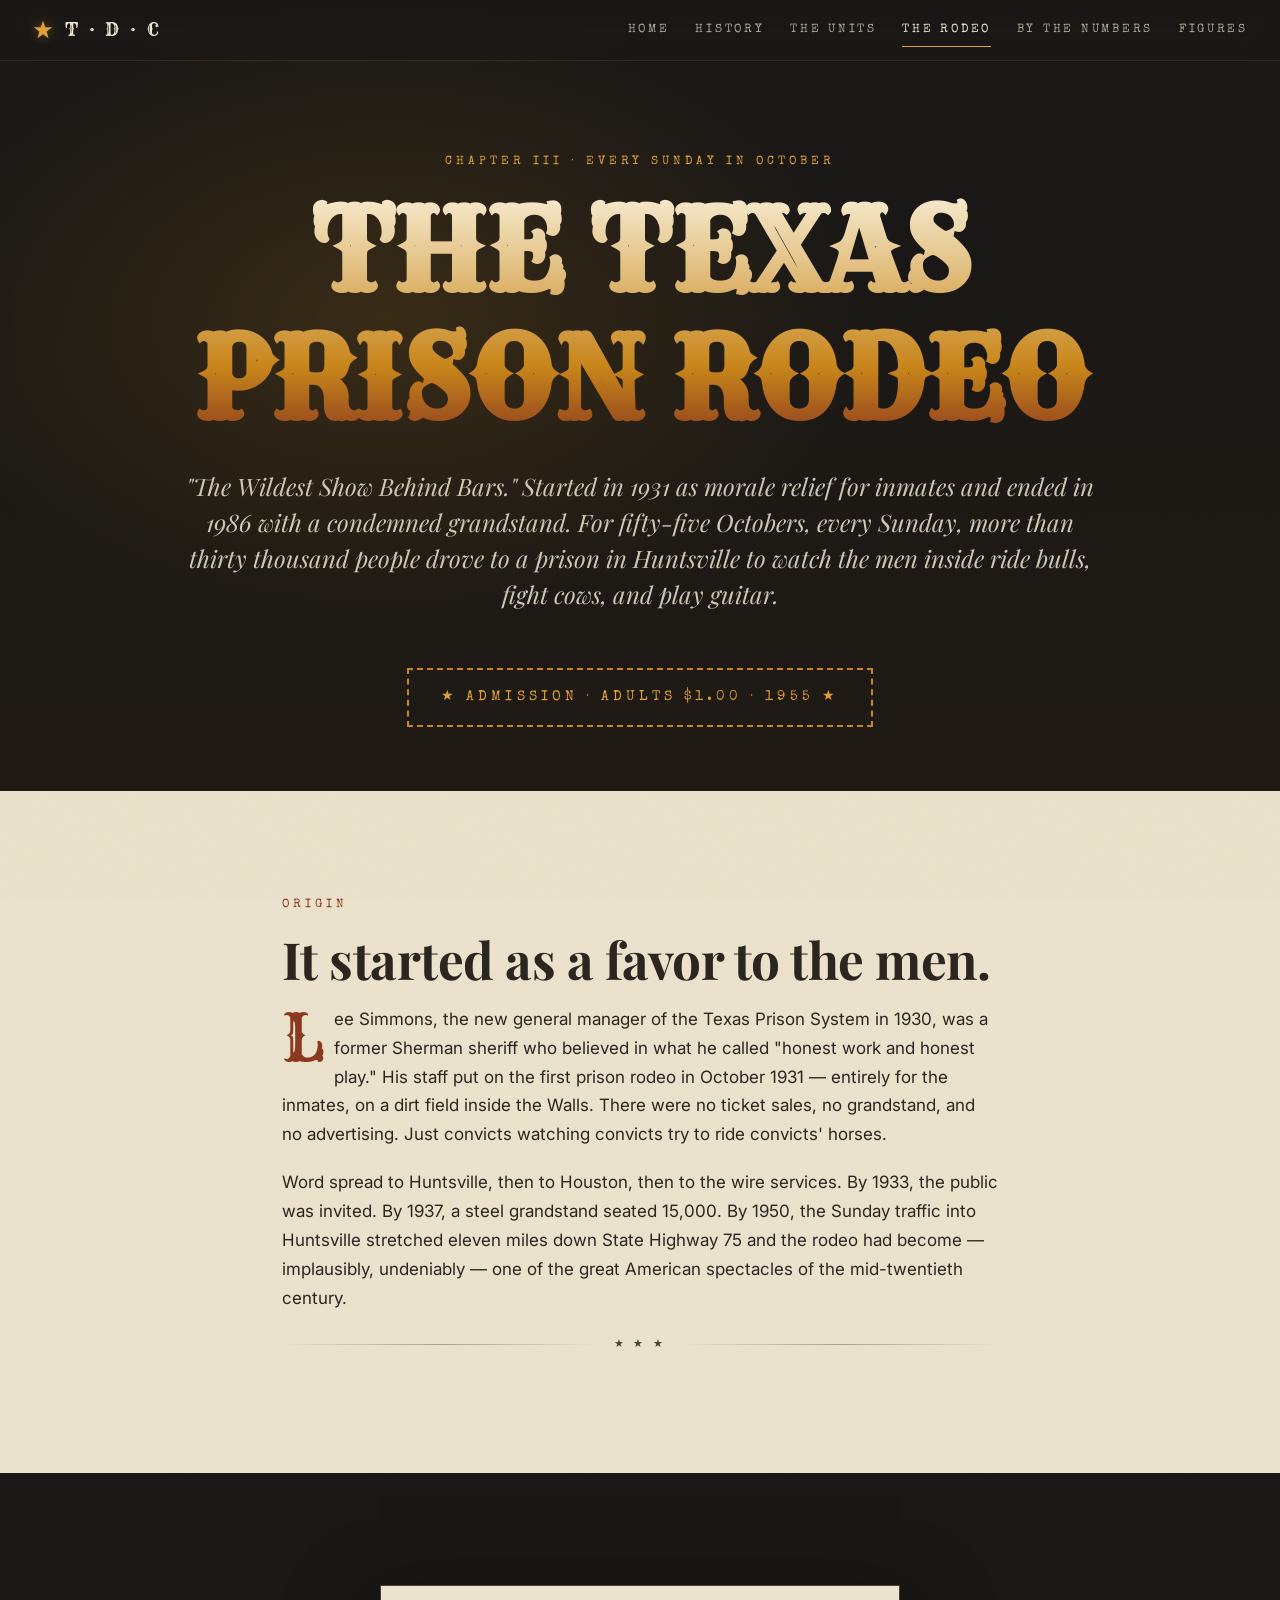
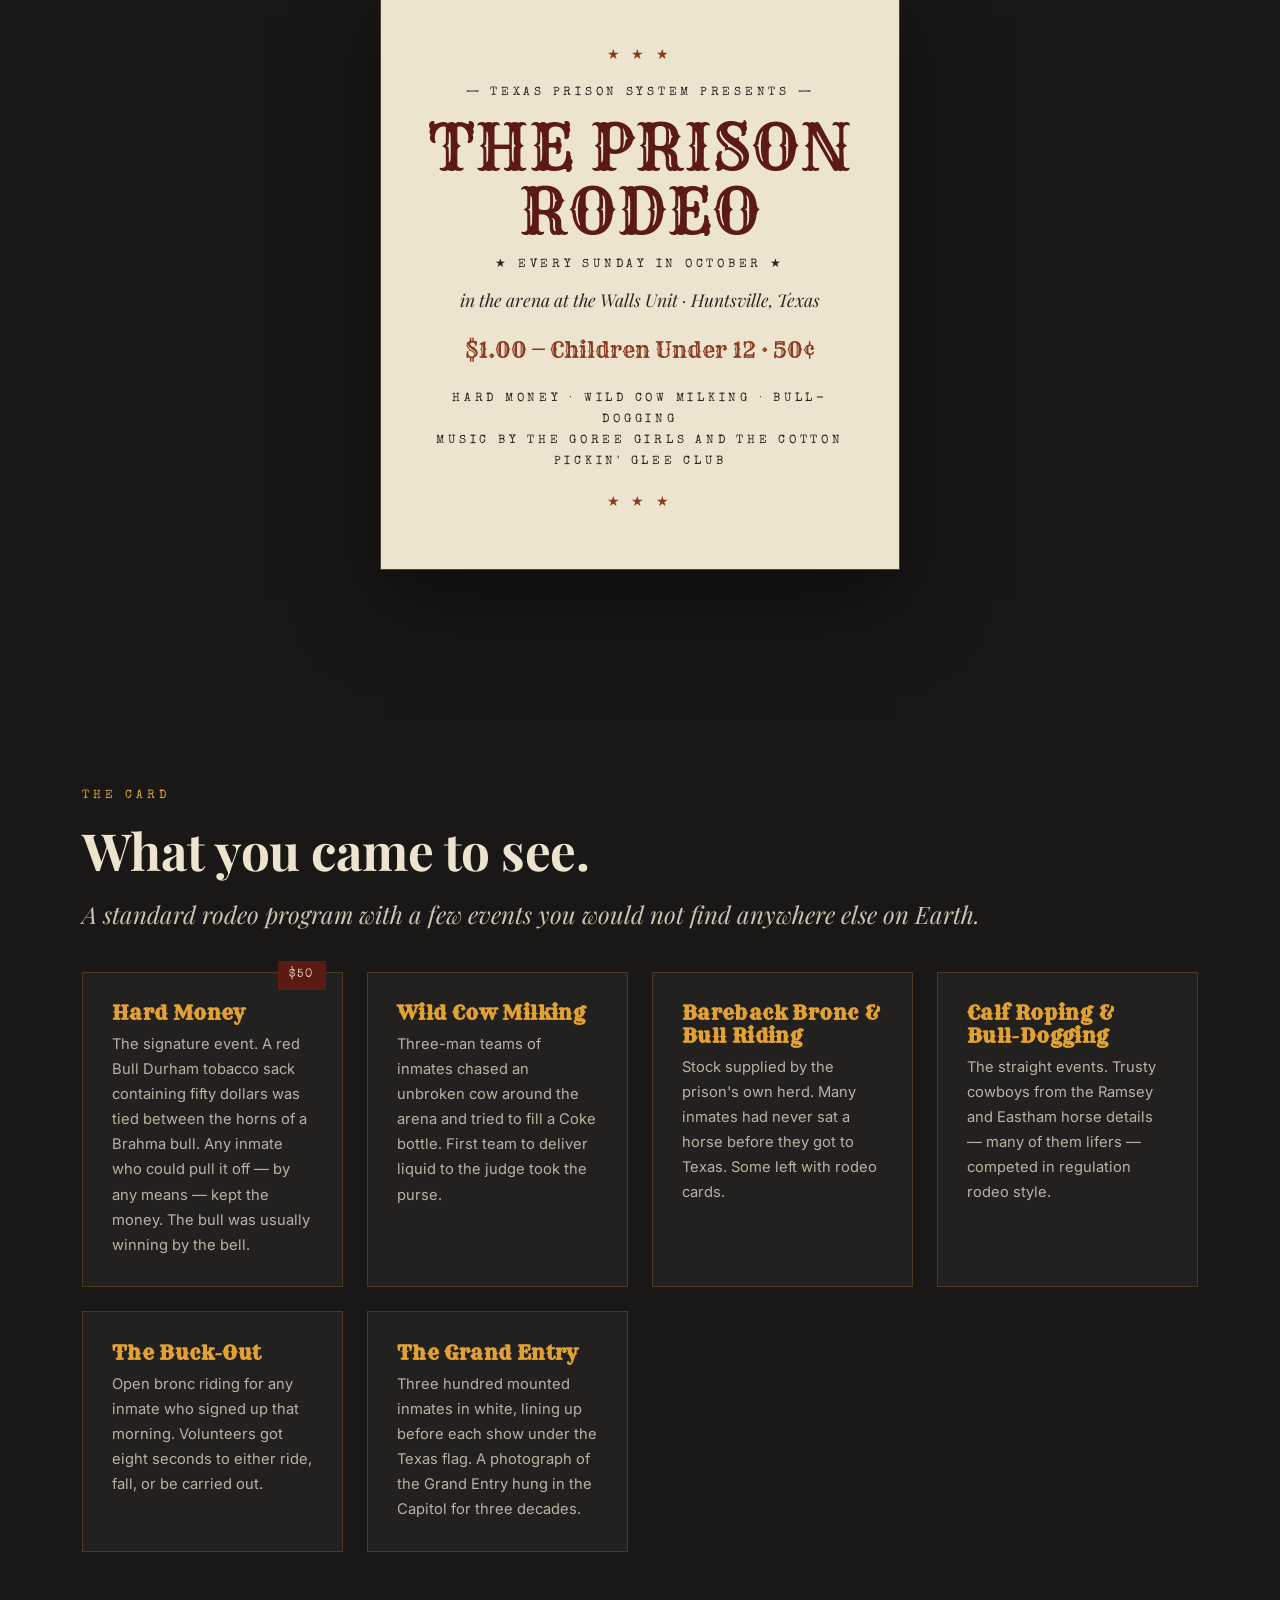
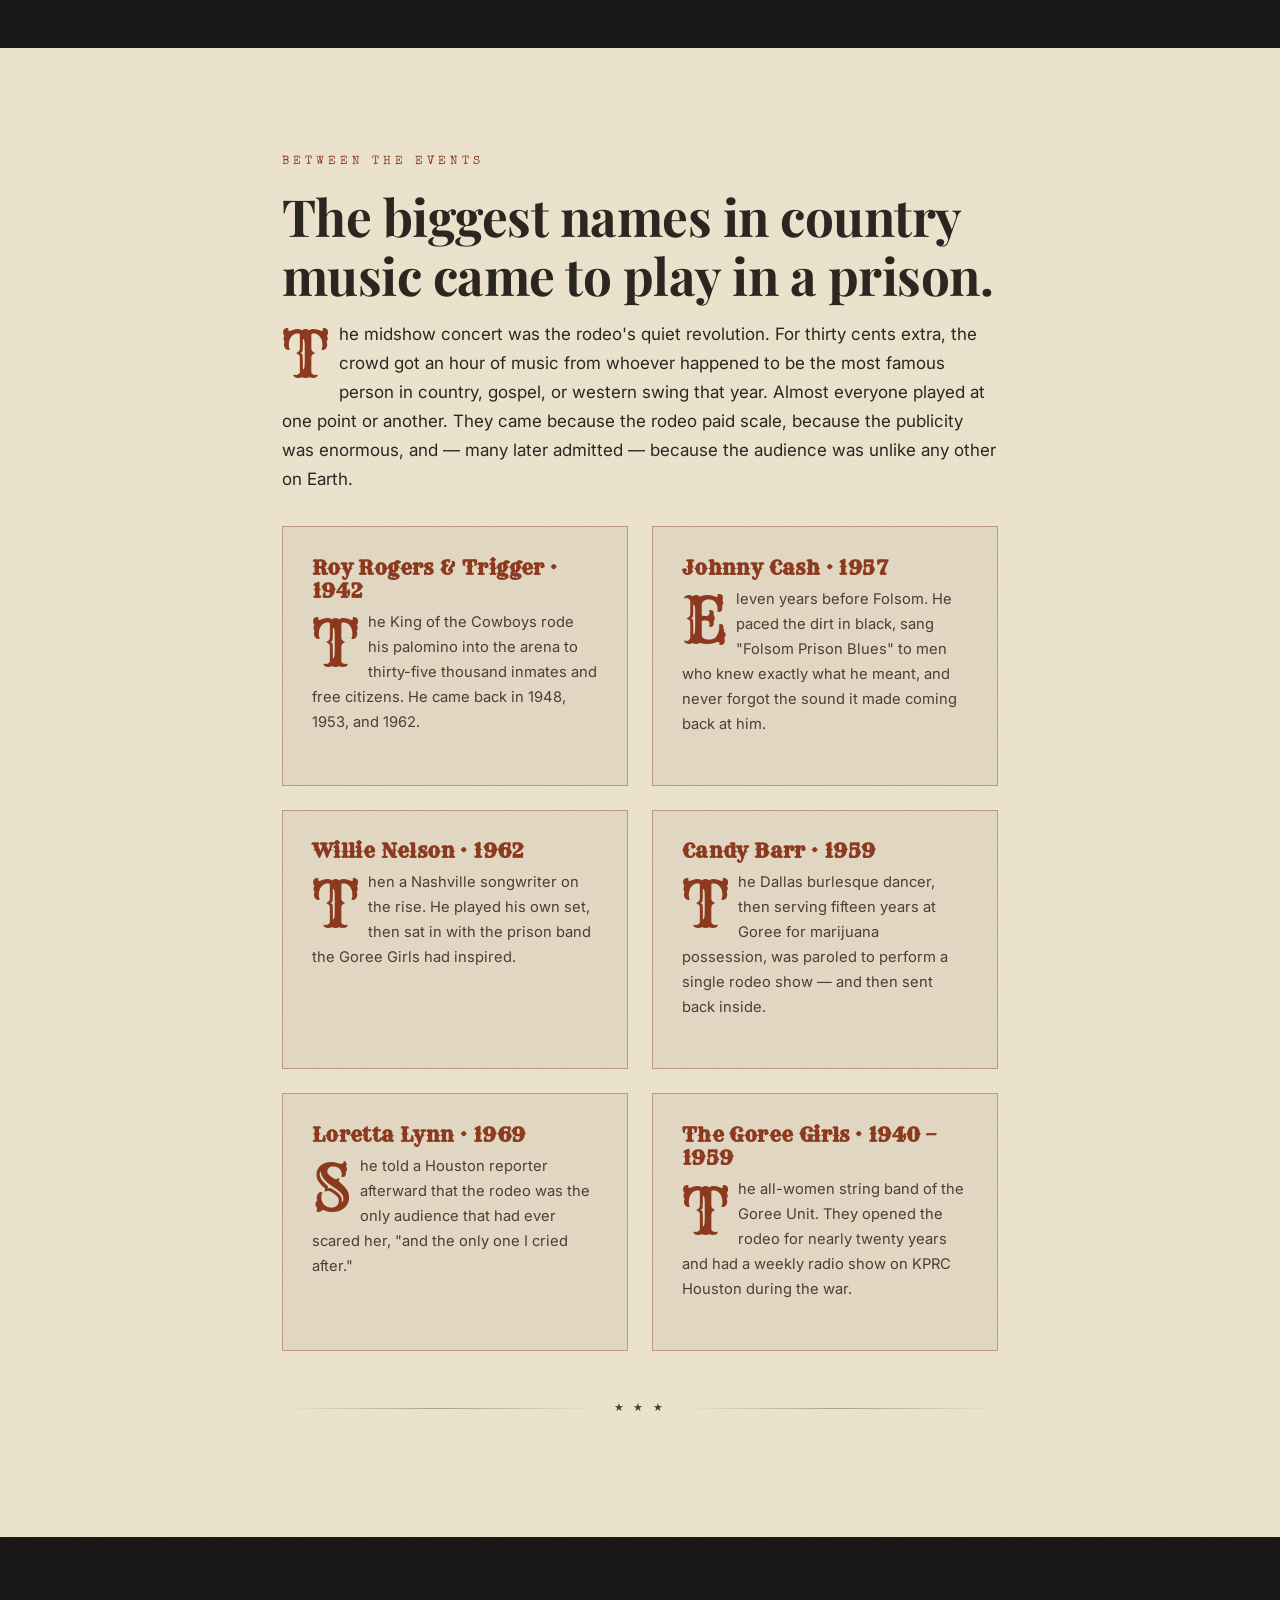
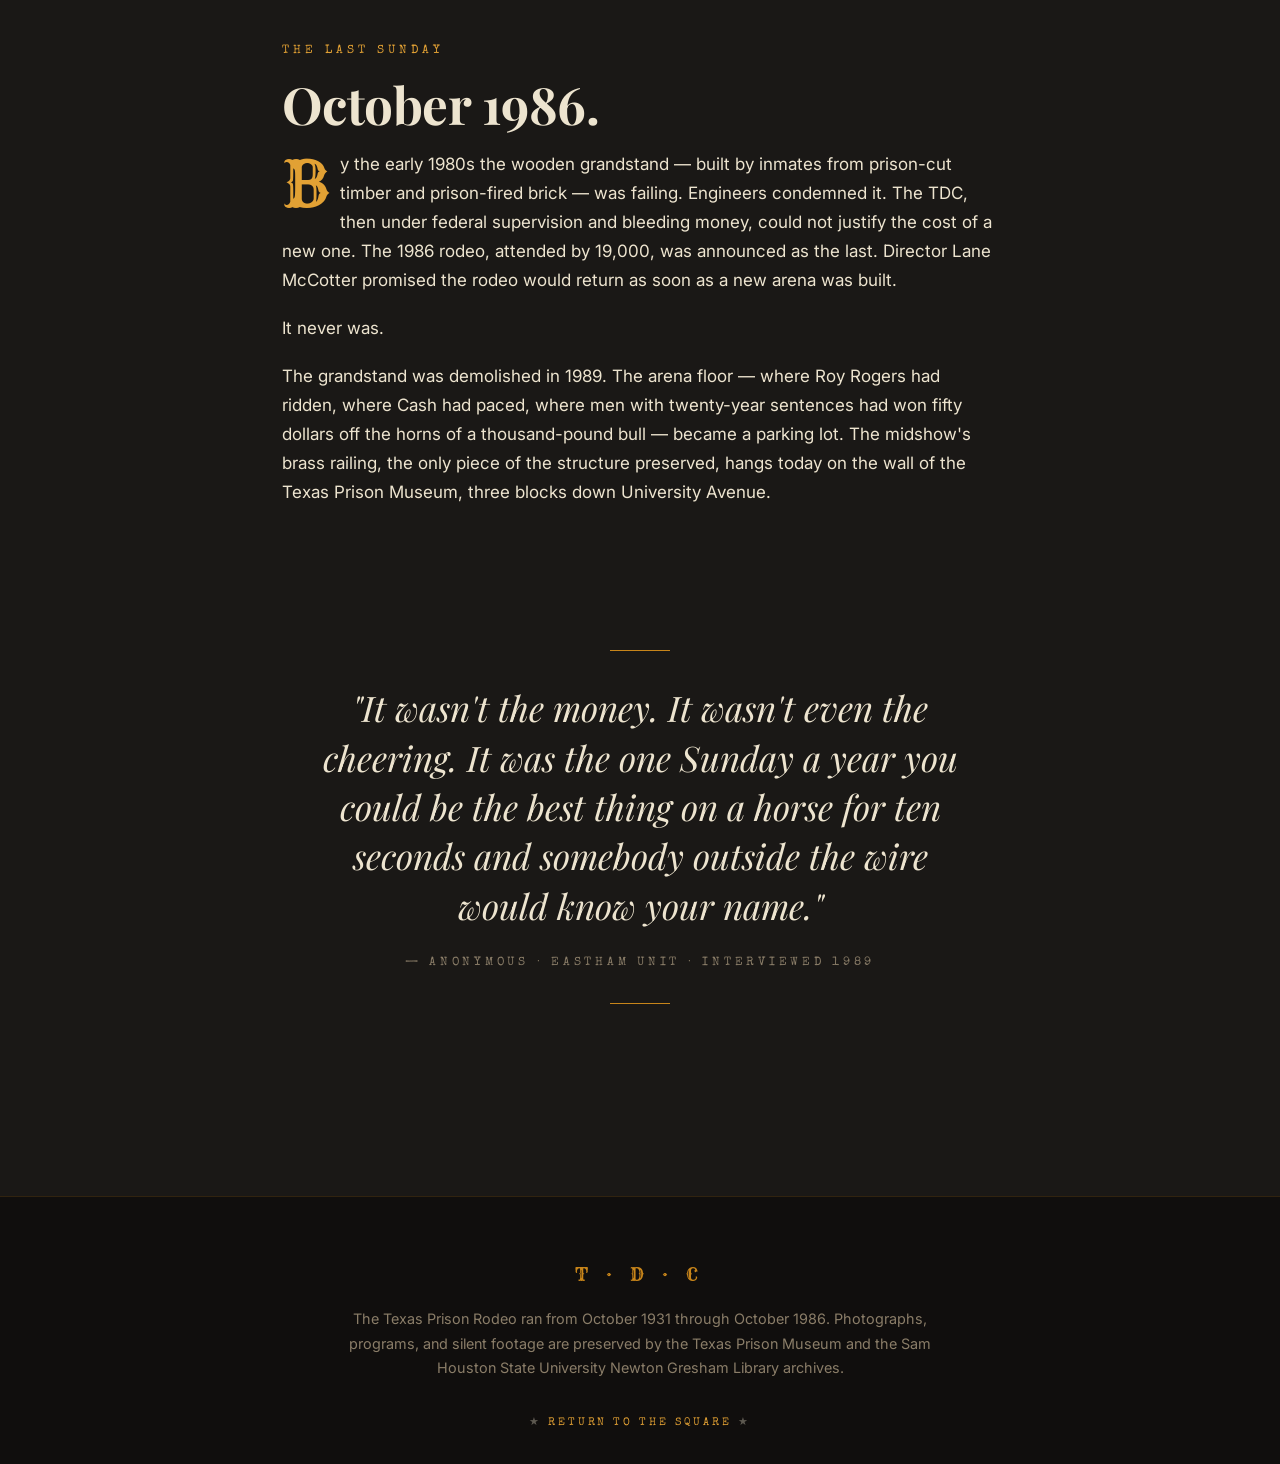
<file: rodeo.html>
<!doctype html>
<html lang="en">
<head>
<meta charset="utf-8" />
<meta name="viewport" content="width=device-width, initial-scale=1" />
<title>The Prison Rodeo · Texas Department of Corrections</title>
<meta name="description" content="The Texas Prison Rodeo, 1931–1986: The Wildest Show Behind Bars. Hard Money, Wild Cow Milking, Johnny Cash on the dirt at Huntsville." />
<link rel="preconnect" href="https://fonts.googleapis.com">
<link rel="preconnect" href="https://fonts.gstatic.com" crossorigin>
<link href="https://fonts.googleapis.com/css2?family=Playfair+Display:wght@500;700;900&family=Special+Elite&family=Rye&family=Inter:wght@400;500;600&display=swap" rel="stylesheet">
<link rel="stylesheet" href="css/style.css" />
</head>
<body>

<header class="topbar">
  <div class="inner">
    <a class="brand" href="index.html">
      <svg class="star" viewBox="0 0 24 24"><polygon points="12,2 14.6,9 22,9 16,13.6 18,21 12,16.6 6,21 8,13.6 2,9 9.4,9"/></svg>
      <span>T · D · C</span>
    </a>
    <nav class="nav" id="nav">
      <a href="index.html">Home</a>
      <a href="history.html">History</a>
      <a href="units.html">The Units</a>
      <a href="rodeo.html" class="active">The Rodeo</a>
      <a href="stats.html">By the Numbers</a>
      <a href="figures.html">Figures</a>
    </nav>
    <button class="menu-toggle" aria-label="Toggle menu">≡</button>
  </div>
</header>

<section class="rodeo-hero">
  <div class="container">
    <div class="reveal">
      <span class="eyebrow">Chapter III · Every Sunday in October</span>
      <h1>THE&nbsp;TEXAS<br/>PRISON RODEO</h1>
      <p class="lede" style="margin: 1.5rem auto; text-align: center;">
        "The Wildest Show Behind Bars." Started in 1931 as morale relief for inmates and ended in 1986 with a condemned grandstand. For fifty-five Octobers, every Sunday, more than thirty thousand people drove to a prison in Huntsville to watch the men inside ride bulls, fight cows, and play guitar.
      </p>
      <div class="ticket reveal reveal-d2">★ Admission · Adults $1.00 · 1955 ★</div>
    </div>
  </div>
</section>

<!-- Origin -->
<section class="section-paper">
  <div class="narrow prose reveal">
    <span class="eyebrow">Origin</span>
    <h2>It started as a favor to the men.</h2>
    <p>
      Lee Simmons, the new general manager of the Texas Prison System in 1930, was a former Sherman sheriff who believed in what he called "honest work and honest play." His staff put on the first prison rodeo in October 1931 — entirely for the inmates, on a dirt field inside the Walls. There were no ticket sales, no grandstand, and no advertising. Just convicts watching convicts try to ride convicts' horses.
    </p>
    <p>
      Word spread to Huntsville, then to Houston, then to the wire services. By 1933, the public was invited. By 1937, a steel grandstand seated 15,000. By 1950, the Sunday traffic into Huntsville stretched eleven miles down State Highway 75 and the rodeo had become — implausibly, undeniably — one of the great American spectacles of the mid-twentieth century.
    </p>
    <div class="rule">★ ★ ★</div>
  </div>
</section>

<!-- Big poster -->
<section style="padding: 4rem 0;">
  <div class="container">
    <div class="poster reveal">
      <div class="small">— Texas Prison System Presents —</div>
      <div class="huge">THE PRISON<br/>RODEO</div>
      <div class="small">★ Every Sunday in October ★</div>
      <div class="where">in the arena at the Walls Unit · Huntsville, Texas</div>
      <div class="price">$1.00 — Children Under 12 · 50¢</div>
      <div class="small" style="margin-top:1.2rem;">Hard Money · Wild Cow Milking · Bull-Dogging<br/>Music by The Goree Girls and the Cotton Pickin' Glee Club</div>
    </div>
  </div>
</section>

<!-- Events -->
<section>
  <div class="container">
    <div class="reveal">
      <span class="eyebrow">The Card</span>
      <h2>What you came to see.</h2>
      <p class="lede">A standard rodeo program with a few events you would not find anywhere else on Earth.</p>
    </div>

    <div class="event-grid">
      <div class="event-card reveal">
        <div class="reward">$50</div>
        <h4>Hard Money</h4>
        <p>The signature event. A red Bull Durham tobacco sack containing fifty dollars was tied between the horns of a Brahma bull. Any inmate who could pull it off — by any means — kept the money. The bull was usually winning by the bell.</p>
      </div>

      <div class="event-card reveal reveal-d1">
        <h4>Wild Cow Milking</h4>
        <p>Three-man teams of inmates chased an unbroken cow around the arena and tried to fill a Coke bottle. First team to deliver liquid to the judge took the purse.</p>
      </div>

      <div class="event-card reveal reveal-d2">
        <h4>Bareback Bronc &amp; Bull Riding</h4>
        <p>Stock supplied by the prison's own herd. Many inmates had never sat a horse before they got to Texas. Some left with rodeo cards.</p>
      </div>

      <div class="event-card reveal">
        <h4>Calf Roping &amp; Bull-Dogging</h4>
        <p>The straight events. Trusty cowboys from the Ramsey and Eastham horse details — many of them lifers — competed in regulation rodeo style.</p>
      </div>

      <div class="event-card reveal reveal-d1">
        <h4>The Buck-Out</h4>
        <p>Open bronc riding for any inmate who signed up that morning. Volunteers got eight seconds to either ride, fall, or be carried out.</p>
      </div>

      <div class="event-card reveal reveal-d2">
        <h4>The Grand Entry</h4>
        <p>Three hundred mounted inmates in white, lining up before each show under the Texas flag. A photograph of the Grand Entry hung in the Capitol for three decades.</p>
      </div>
    </div>
  </div>
</section>

<!-- Music -->
<section class="section-paper">
  <div class="narrow prose reveal">
    <span class="eyebrow">Between the Events</span>
    <h2>The biggest names in country music came to play in a prison.</h2>
    <p>
      The midshow concert was the rodeo's quiet revolution. For thirty cents extra, the crowd got an hour of music from whoever happened to be the most famous person in country, gospel, or western swing that year. Almost everyone played at one point or another. They came because the rodeo paid scale, because the publicity was enormous, and — many later admitted — because the audience was unlike any other on Earth.
    </p>

    <div class="event-grid" style="margin-top: 2rem;">
      <div class="event-card" style="background: rgba(43, 32, 23, 0.05); border-color: rgba(139, 58, 31, 0.4);">
        <h4 style="color: var(--rust);">Roy Rogers &amp; Trigger · 1942</h4>
        <p style="color: var(--ink-soft);">The King of the Cowboys rode his palomino into the arena to thirty-five thousand inmates and free citizens. He came back in 1948, 1953, and 1962.</p>
      </div>
      <div class="event-card" style="background: rgba(43, 32, 23, 0.05); border-color: rgba(139, 58, 31, 0.4);">
        <h4 style="color: var(--rust);">Johnny Cash · 1957</h4>
        <p style="color: var(--ink-soft);">Eleven years before Folsom. He paced the dirt in black, sang "Folsom Prison Blues" to men who knew exactly what he meant, and never forgot the sound it made coming back at him.</p>
      </div>
      <div class="event-card" style="background: rgba(43, 32, 23, 0.05); border-color: rgba(139, 58, 31, 0.4);">
        <h4 style="color: var(--rust);">Willie Nelson · 1962</h4>
        <p style="color: var(--ink-soft);">Then a Nashville songwriter on the rise. He played his own set, then sat in with the prison band the Goree Girls had inspired.</p>
      </div>
      <div class="event-card" style="background: rgba(43, 32, 23, 0.05); border-color: rgba(139, 58, 31, 0.4);">
        <h4 style="color: var(--rust);">Candy Barr · 1959</h4>
        <p style="color: var(--ink-soft);">The Dallas burlesque dancer, then serving fifteen years at Goree for marijuana possession, was paroled to perform a single rodeo show — and then sent back inside.</p>
      </div>
      <div class="event-card" style="background: rgba(43, 32, 23, 0.05); border-color: rgba(139, 58, 31, 0.4);">
        <h4 style="color: var(--rust);">Loretta Lynn · 1969</h4>
        <p style="color: var(--ink-soft);">She told a Houston reporter afterward that the rodeo was the only audience that had ever scared her, "and the only one I cried after."</p>
      </div>
      <div class="event-card" style="background: rgba(43, 32, 23, 0.05); border-color: rgba(139, 58, 31, 0.4);">
        <h4 style="color: var(--rust);">The Goree Girls · 1940 – 1959</h4>
        <p style="color: var(--ink-soft);">The all-women string band of the Goree Unit. They opened the rodeo for nearly twenty years and had a weekly radio show on KPRC Houston during the war.</p>
      </div>
    </div>

    <div class="rule" style="margin-top: 3rem;">★ ★ ★</div>
  </div>
</section>

<!-- The end -->
<section>
  <div class="narrow prose reveal">
    <span class="eyebrow">The Last Sunday</span>
    <h2>October 1986.</h2>
    <p>
      By the early 1980s the wooden grandstand — built by inmates from prison-cut timber and prison-fired brick — was failing. Engineers condemned it. The TDC, then under federal supervision and bleeding money, could not justify the cost of a new one. The 1986 rodeo, attended by 19,000, was announced as the last. Director Lane McCotter promised the rodeo would return as soon as a new arena was built.
    </p>
    <p>
      It never was.
    </p>
    <p>
      The grandstand was demolished in 1989. The arena floor — where Roy Rogers had ridden, where Cash had paced, where men with twenty-year sentences had won fifty dollars off the horns of a thousand-pound bull — became a parking lot. The midshow's brass railing, the only piece of the structure preserved, hangs today on the wall of the Texas Prison Museum, three blocks down University Avenue.
    </p>
    <blockquote class="pullquote" style="margin-top: 3rem;">
      "It wasn't the money. It wasn't even the cheering. It was the one Sunday a year you could be the best thing on a horse for ten seconds and somebody outside the wire would know your name."
      <cite>— Anonymous · Eastham Unit · interviewed 1989</cite>
    </blockquote>
  </div>
</section>

<footer class="footer">
  <div class="footer-mark">T · D · C</div>
  <p>The Texas Prison Rodeo ran from October 1931 through October 1986. Photographs, programs, and silent footage are preserved by the Texas Prison Museum and the Sam Houston State University Newton Gresham Library archives.</p>
  <div class="tiny">★ <a href="index.html">Return to the Square</a> ★</div>
</footer>

<script src="js/main.js"></script>
</body>
</html>
</file>
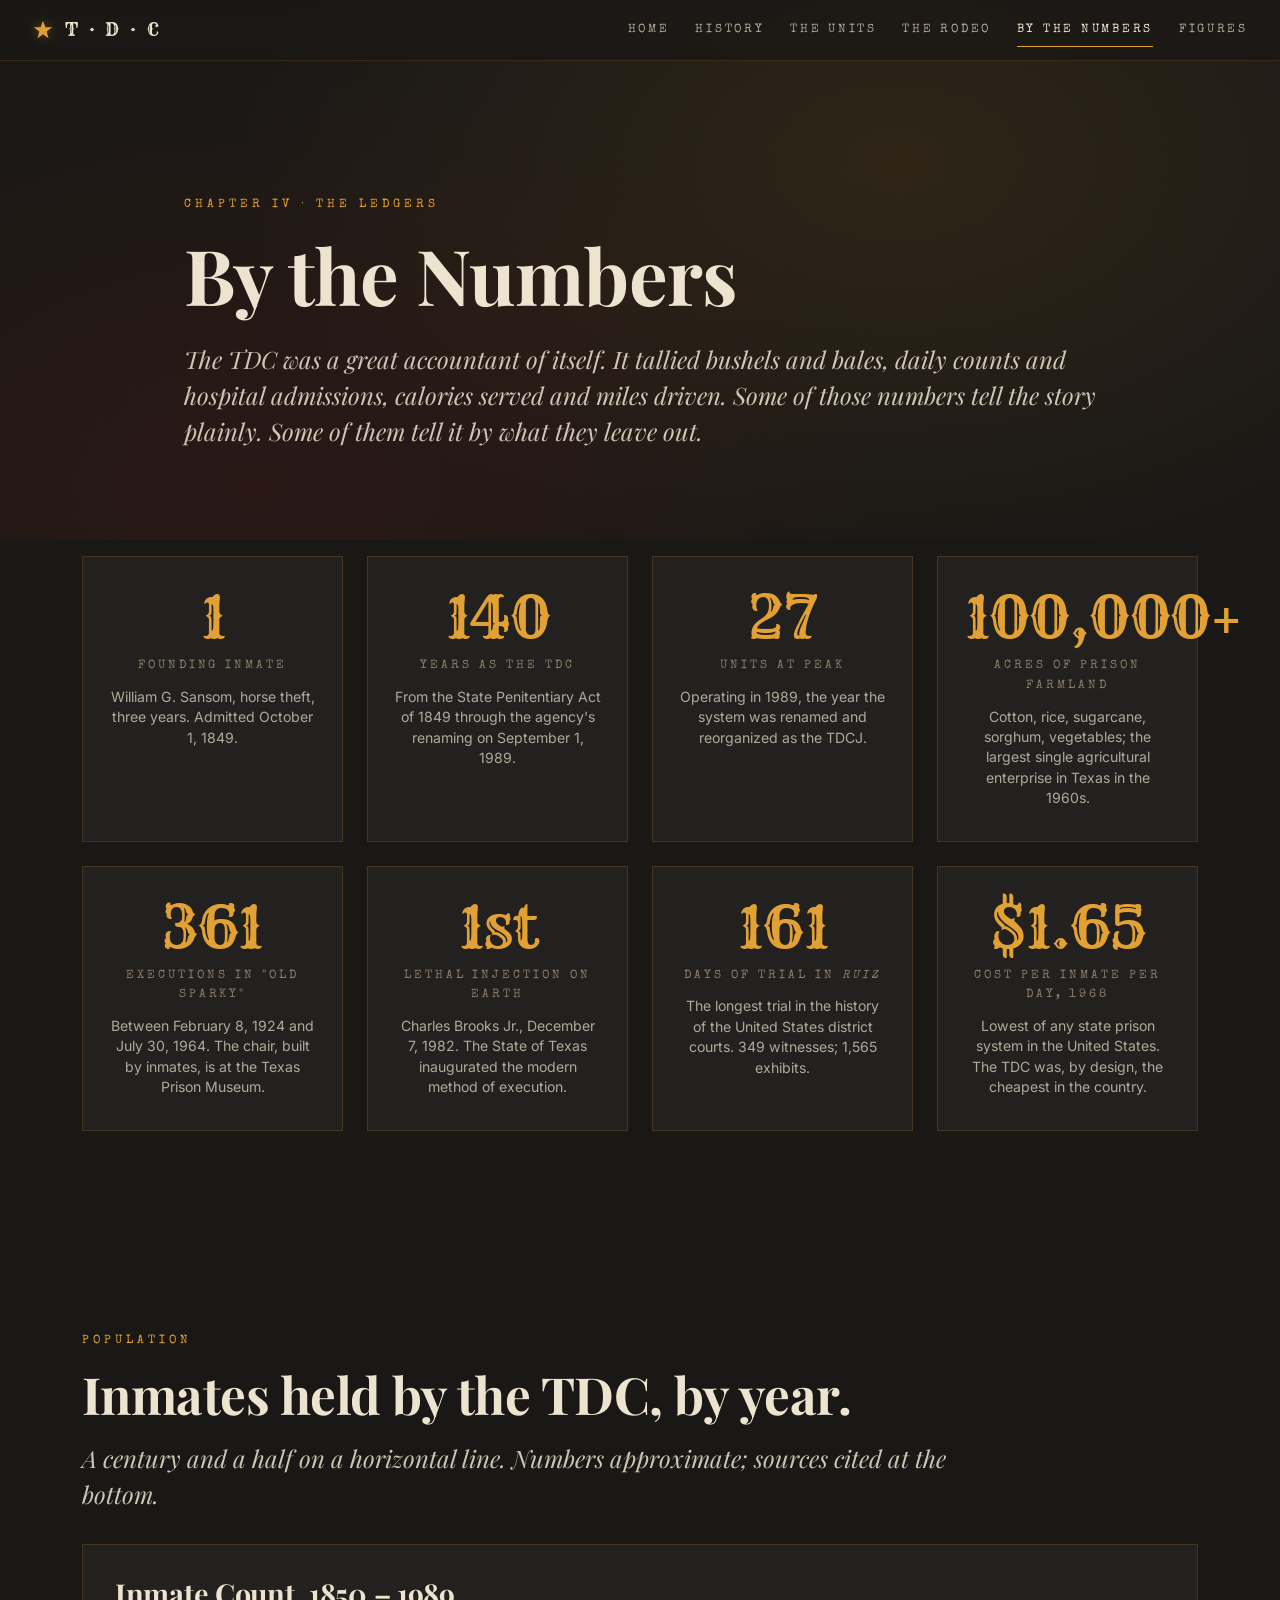
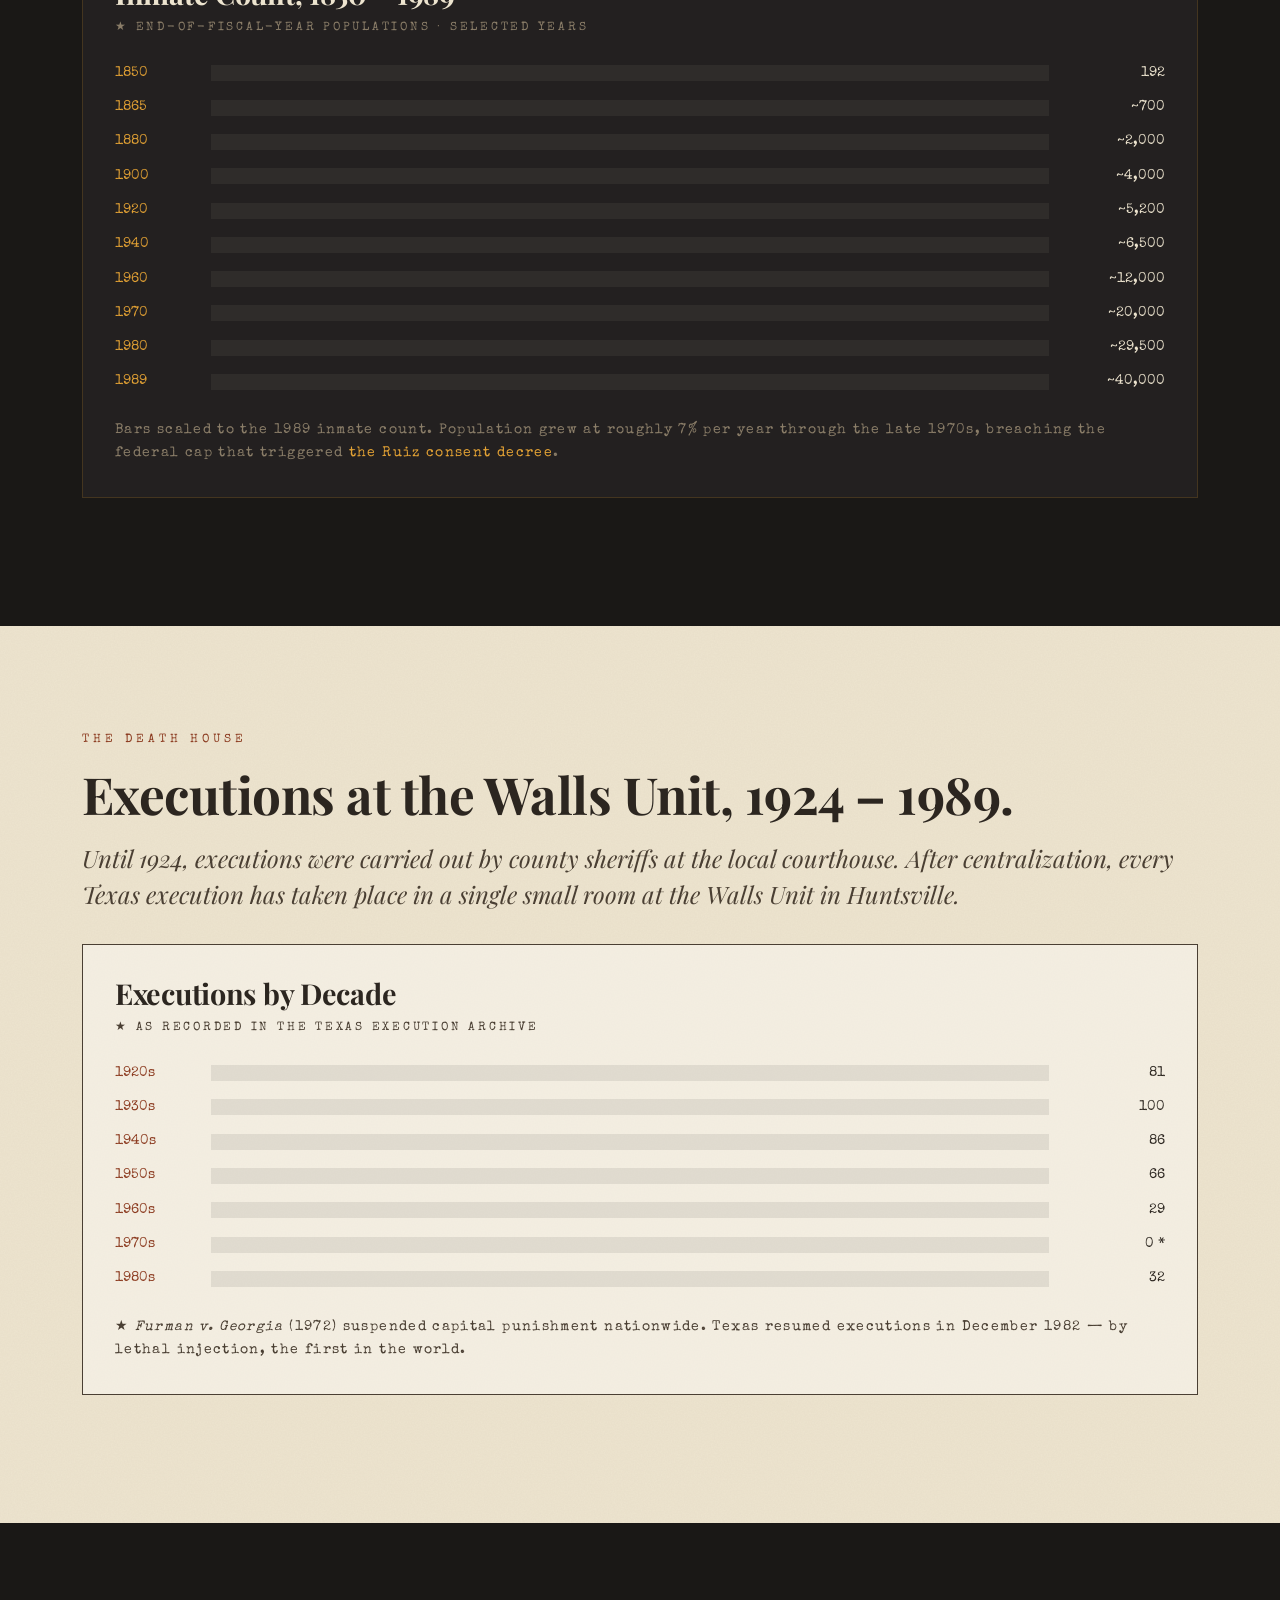
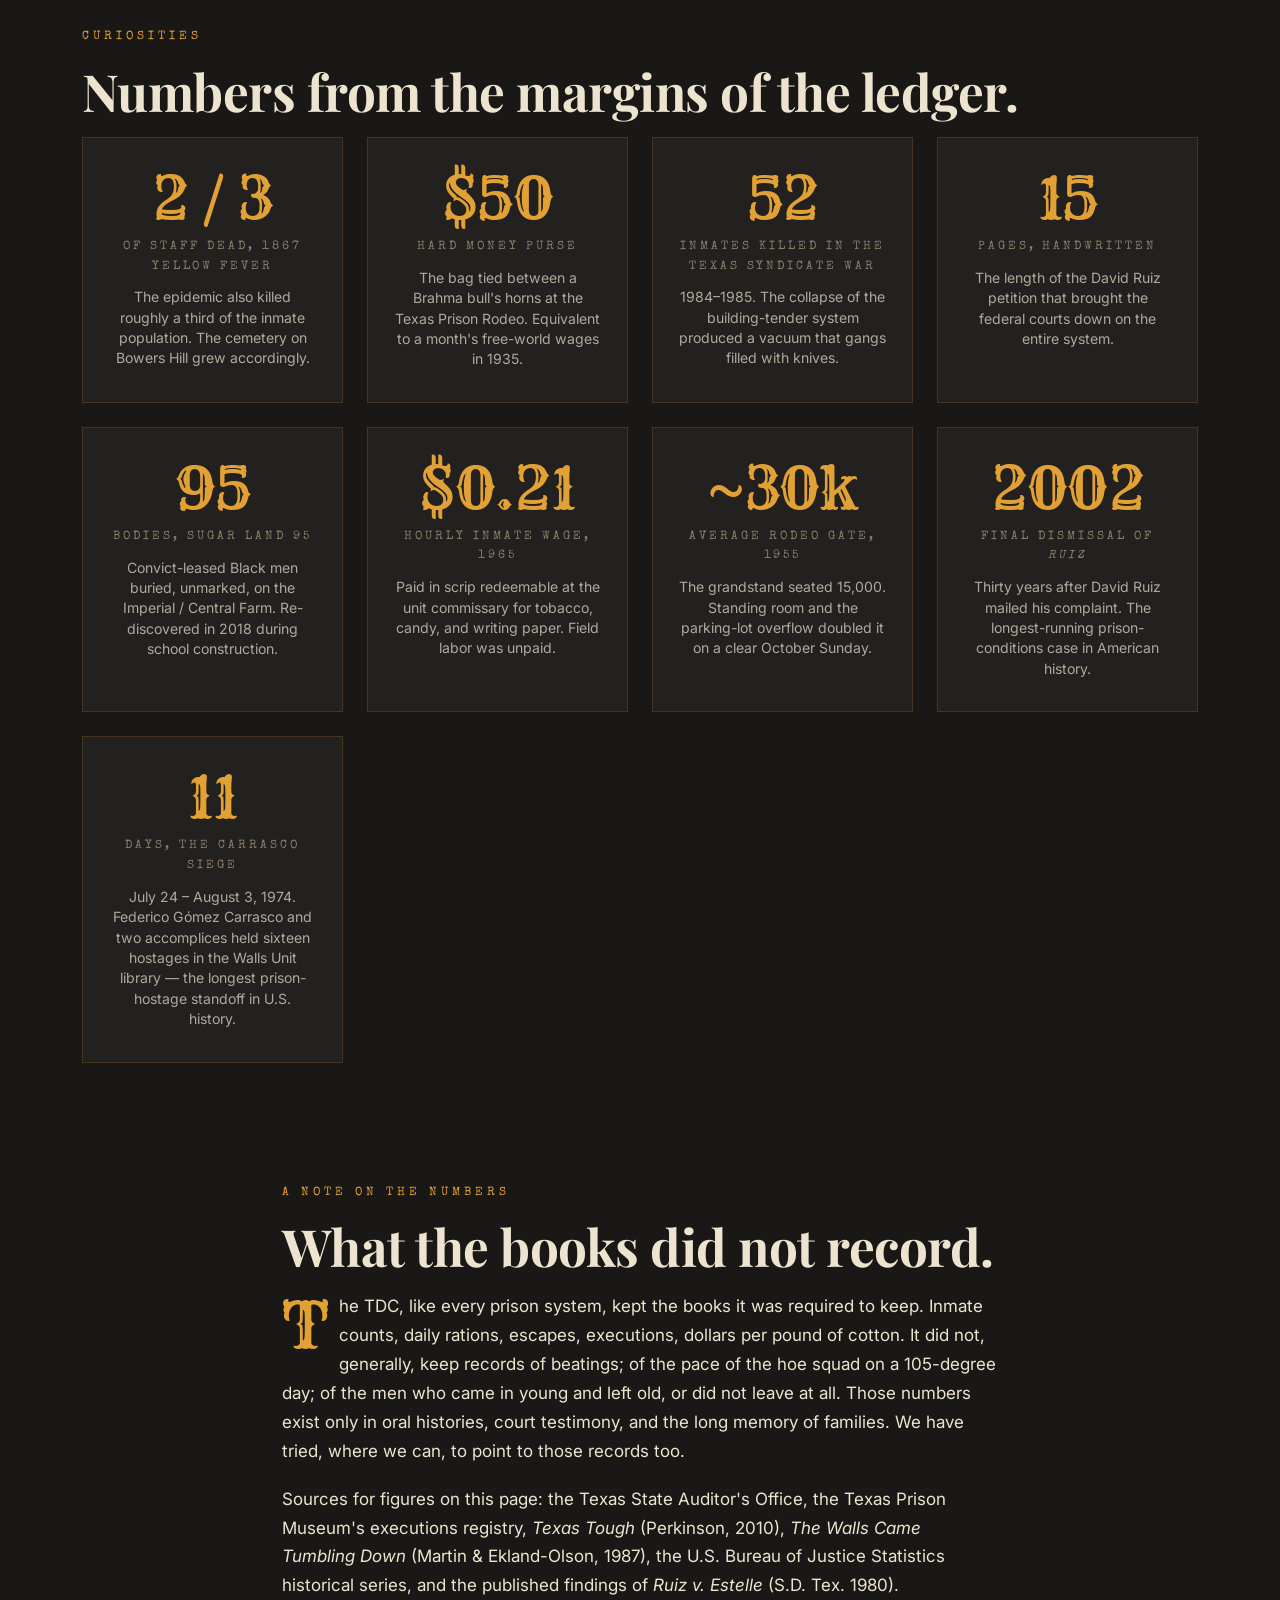
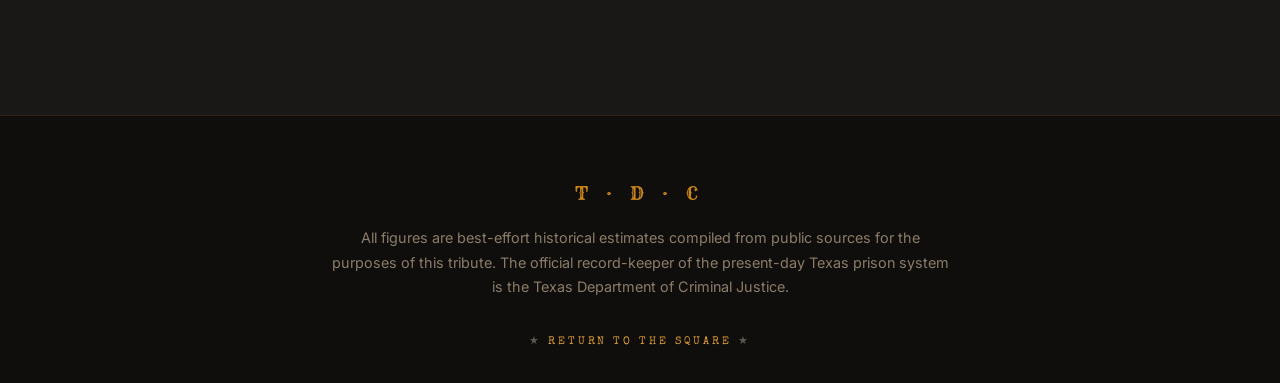
<file: stats.html>
<!doctype html>
<html lang="en">
<head>
<meta charset="utf-8" />
<meta name="viewport" content="width=device-width, initial-scale=1" />
<title>By the Numbers · Texas Department of Corrections</title>
<meta name="description" content="The Texas Department of Corrections, in figures: population, acreage, executions, escapes, cost per inmate per day." />
<link rel="preconnect" href="https://fonts.googleapis.com">
<link rel="preconnect" href="https://fonts.gstatic.com" crossorigin>
<link href="https://fonts.googleapis.com/css2?family=Playfair+Display:wght@500;700;900&family=Special+Elite&family=Rye&family=Inter:wght@400;500;600&display=swap" rel="stylesheet">
<link rel="stylesheet" href="css/style.css" />
</head>
<body>

<header class="topbar">
  <div class="inner">
    <a class="brand" href="index.html">
      <svg class="star" viewBox="0 0 24 24"><polygon points="12,2 14.6,9 22,9 16,13.6 18,21 12,16.6 6,21 8,13.6 2,9 9.4,9"/></svg>
      <span>T · D · C</span>
    </a>
    <nav class="nav" id="nav">
      <a href="index.html">Home</a>
      <a href="history.html">History</a>
      <a href="units.html">The Units</a>
      <a href="rodeo.html">The Rodeo</a>
      <a href="stats.html" class="active">By the Numbers</a>
      <a href="figures.html">Figures</a>
    </nav>
    <button class="menu-toggle" aria-label="Toggle menu">≡</button>
  </div>
</header>

<section class="hero" style="min-height: 60vh; padding-top: 9rem; padding-bottom: 3rem;">
  <div class="hero-grid" style="grid-template-columns: 1fr;">
    <div class="reveal">
      <span class="eyebrow">Chapter IV · The Ledgers</span>
      <h1 style="font-size: clamp(2.4rem, 6vw, 4.8rem);">By the Numbers</h1>
      <p class="lede" style="margin-top:1.4rem;">
        The TDC was a great accountant of itself. It tallied bushels and bales, daily counts and hospital admissions, calories served and miles driven. Some of those numbers tell the story plainly. Some of them tell it by what they leave out.
      </p>
    </div>
  </div>
</section>

<!-- Top stat grid -->
<section style="padding-top: 1rem;">
  <div class="container">
    <div class="stat-grid">
      <div class="stat-card reveal">
        <div class="big">1</div>
        <div class="label">Founding inmate</div>
        <div class="note">William G. Sansom, horse theft, three years. Admitted October 1, 1849.</div>
      </div>
      <div class="stat-card reveal reveal-d1">
        <div class="big">140</div>
        <div class="label">Years as the TDC</div>
        <div class="note">From the State Penitentiary Act of 1849 through the agency's renaming on September 1, 1989.</div>
      </div>
      <div class="stat-card reveal reveal-d2">
        <div class="big">27</div>
        <div class="label">Units at peak</div>
        <div class="note">Operating in 1989, the year the system was renamed and reorganized as the TDCJ.</div>
      </div>
      <div class="stat-card reveal reveal-d3">
        <div class="big">100,000+</div>
        <div class="label">Acres of prison farmland</div>
        <div class="note">Cotton, rice, sugarcane, sorghum, vegetables; the largest single agricultural enterprise in Texas in the 1960s.</div>
      </div>

      <div class="stat-card reveal">
        <div class="big">361</div>
        <div class="label">Executions in "Old Sparky"</div>
        <div class="note">Between February 8, 1924 and July 30, 1964. The chair, built by inmates, is at the Texas Prison Museum.</div>
      </div>
      <div class="stat-card reveal reveal-d1">
        <div class="big">1st</div>
        <div class="label">Lethal injection on Earth</div>
        <div class="note">Charles Brooks Jr., December 7, 1982. The State of Texas inaugurated the modern method of execution.</div>
      </div>
      <div class="stat-card reveal reveal-d2">
        <div class="big">161</div>
        <div class="label">Days of trial in <em>Ruiz</em></div>
        <div class="note">The longest trial in the history of the United States district courts. 349 witnesses; 1,565 exhibits.</div>
      </div>
      <div class="stat-card reveal reveal-d3">
        <div class="big">$1.65</div>
        <div class="label">Cost per inmate per day, 1968</div>
        <div class="note">Lowest of any state prison system in the United States. The TDC was, by design, the cheapest in the country.</div>
      </div>
    </div>
  </div>
</section>

<!-- Population over time -->
<section>
  <div class="container">
    <div class="reveal">
      <span class="eyebrow">Population</span>
      <h2>Inmates held by the TDC, by year.</h2>
      <p class="lede">A century and a half on a horizontal line. Numbers approximate; sources cited at the bottom.</p>
    </div>

    <div class="chart-card reveal">
      <h3>Inmate Count, 1850 – 1989</h3>
      <div class="sub">★ End-of-fiscal-year populations · selected years</div>
      <div class="bar-chart" id="popChart">
        <div class="bar-row" data-w="0.005"><span class="yr">1850</span><span class="bar"><span class="bar-fill"></span></span><span class="num">192</span></div>
        <div class="bar-row" data-w="0.018"><span class="yr">1865</span><span class="bar"><span class="bar-fill"></span></span><span class="num">~700</span></div>
        <div class="bar-row" data-w="0.05"><span class="yr">1880</span><span class="bar"><span class="bar-fill"></span></span><span class="num">~2,000</span></div>
        <div class="bar-row" data-w="0.10"><span class="yr">1900</span><span class="bar"><span class="bar-fill"></span></span><span class="num">~4,000</span></div>
        <div class="bar-row" data-w="0.13"><span class="yr">1920</span><span class="bar"><span class="bar-fill"></span></span><span class="num">~5,200</span></div>
        <div class="bar-row" data-w="0.16"><span class="yr">1940</span><span class="bar"><span class="bar-fill"></span></span><span class="num">~6,500</span></div>
        <div class="bar-row" data-w="0.30"><span class="yr">1960</span><span class="bar"><span class="bar-fill"></span></span><span class="num">~12,000</span></div>
        <div class="bar-row" data-w="0.50"><span class="yr">1970</span><span class="bar"><span class="bar-fill"></span></span><span class="num">~20,000</span></div>
        <div class="bar-row" data-w="0.74"><span class="yr">1980</span><span class="bar"><span class="bar-fill"></span></span><span class="num">~29,500</span></div>
        <div class="bar-row" data-w="1.00"><span class="yr">1989</span><span class="bar"><span class="bar-fill"></span></span><span class="num">~40,000</span></div>
      </div>
      <p style="margin-top: 1.6rem; font-size: 0.85rem; color: var(--muted); font-family: var(--type); letter-spacing: 0.1em;">
        Bars scaled to the 1989 inmate count. Population grew at roughly 7% per year through the late 1970s, breaching the federal cap that triggered <a href="history.html#ruiz">the Ruiz consent decree</a>.
      </p>
    </div>
  </div>
</section>

<!-- Death house counts -->
<section class="section-paper">
  <div class="container">
    <div class="reveal">
      <span class="eyebrow">The Death House</span>
      <h2 style="color: var(--ink);">Executions at the Walls Unit, 1924 – 1989.</h2>
      <p class="lede" style="color: var(--ink-soft); max-width: 50em;">
        Until 1924, executions were carried out by county sheriffs at the local courthouse. After centralization, every Texas execution has taken place in a single small room at the Walls Unit in Huntsville.
      </p>
    </div>

    <div class="chart-card reveal" style="background: rgba(255,255,255,0.4); color: var(--ink); border-color: var(--ink-soft);">
      <h3 style="color: var(--ink);">Executions by Decade</h3>
      <div class="sub" style="color: var(--ink-soft);">★ As recorded in the Texas Execution Archive</div>
      <div class="bar-chart" id="execChart">
        <div class="bar-row" data-w="0.81" style="color: var(--ink);">
          <span class="yr" style="color: var(--rust);">1920s</span>
          <span class="bar" style="background: rgba(0,0,0,0.08);"><span class="bar-fill" style="background: linear-gradient(90deg,#5c1a14,#8b3a1f);"></span></span>
          <span class="num" style="color: var(--ink);">81</span>
        </div>
        <div class="bar-row" data-w="1.00" style="color: var(--ink);">
          <span class="yr" style="color: var(--rust);">1930s</span>
          <span class="bar" style="background: rgba(0,0,0,0.08);"><span class="bar-fill" style="background: linear-gradient(90deg,#5c1a14,#8b3a1f);"></span></span>
          <span class="num" style="color: var(--ink);">100</span>
        </div>
        <div class="bar-row" data-w="0.86" style="color: var(--ink);">
          <span class="yr" style="color: var(--rust);">1940s</span>
          <span class="bar" style="background: rgba(0,0,0,0.08);"><span class="bar-fill" style="background: linear-gradient(90deg,#5c1a14,#8b3a1f);"></span></span>
          <span class="num" style="color: var(--ink);">86</span>
        </div>
        <div class="bar-row" data-w="0.66" style="color: var(--ink);">
          <span class="yr" style="color: var(--rust);">1950s</span>
          <span class="bar" style="background: rgba(0,0,0,0.08);"><span class="bar-fill" style="background: linear-gradient(90deg,#5c1a14,#8b3a1f);"></span></span>
          <span class="num" style="color: var(--ink);">66</span>
        </div>
        <div class="bar-row" data-w="0.29" style="color: var(--ink);">
          <span class="yr" style="color: var(--rust);">1960s</span>
          <span class="bar" style="background: rgba(0,0,0,0.08);"><span class="bar-fill" style="background: linear-gradient(90deg,#5c1a14,#8b3a1f);"></span></span>
          <span class="num" style="color: var(--ink);">29</span>
        </div>
        <div class="bar-row" data-w="0.0" style="color: var(--ink);">
          <span class="yr" style="color: var(--rust);">1970s</span>
          <span class="bar" style="background: rgba(0,0,0,0.08);"><span class="bar-fill" style="background: linear-gradient(90deg,#5c1a14,#8b3a1f);"></span></span>
          <span class="num" style="color: var(--ink);">0 *</span>
        </div>
        <div class="bar-row" data-w="0.32" style="color: var(--ink);">
          <span class="yr" style="color: var(--rust);">1980s</span>
          <span class="bar" style="background: rgba(0,0,0,0.08);"><span class="bar-fill" style="background: linear-gradient(90deg,#5c1a14,#8b3a1f);"></span></span>
          <span class="num" style="color: var(--ink);">32</span>
        </div>
      </div>
      <p style="margin-top: 1.6rem; font-size: 0.85rem; color: var(--ink-soft); font-family: var(--type); letter-spacing: 0.1em;">
        ★ <em>Furman v. Georgia</em> (1972) suspended capital punishment nationwide. Texas resumed executions in December 1982 — by lethal injection, the first in the world.
      </p>
    </div>
  </div>
</section>

<!-- Curious figures -->
<section>
  <div class="container">
    <div class="reveal">
      <span class="eyebrow">Curiosities</span>
      <h2>Numbers from the margins of the ledger.</h2>
    </div>
    <div class="stat-grid">
      <div class="stat-card reveal">
        <div class="big">2 / 3</div>
        <div class="label">Of staff dead, 1867 yellow fever</div>
        <div class="note">The epidemic also killed roughly a third of the inmate population. The cemetery on Bowers Hill grew accordingly.</div>
      </div>
      <div class="stat-card reveal reveal-d1">
        <div class="big">$50</div>
        <div class="label">Hard Money purse</div>
        <div class="note">The bag tied between a Brahma bull's horns at the Texas Prison Rodeo. Equivalent to a month's free-world wages in 1935.</div>
      </div>
      <div class="stat-card reveal reveal-d2">
        <div class="big">52</div>
        <div class="label">Inmates killed in the Texas Syndicate war</div>
        <div class="note">1984–1985. The collapse of the building-tender system produced a vacuum that gangs filled with knives.</div>
      </div>
      <div class="stat-card reveal reveal-d3">
        <div class="big">15</div>
        <div class="label">Pages, handwritten</div>
        <div class="note">The length of the David Ruiz petition that brought the federal courts down on the entire system.</div>
      </div>
      <div class="stat-card reveal">
        <div class="big">95</div>
        <div class="label">Bodies, Sugar Land 95</div>
        <div class="note">Convict-leased Black men buried, unmarked, on the Imperial / Central Farm. Re-discovered in 2018 during school construction.</div>
      </div>
      <div class="stat-card reveal reveal-d1">
        <div class="big">$0.21</div>
        <div class="label">Hourly inmate wage, 1965</div>
        <div class="note">Paid in scrip redeemable at the unit commissary for tobacco, candy, and writing paper. Field labor was unpaid.</div>
      </div>
      <div class="stat-card reveal reveal-d2">
        <div class="big">~30k</div>
        <div class="label">Average rodeo gate, 1955</div>
        <div class="note">The grandstand seated 15,000. Standing room and the parking-lot overflow doubled it on a clear October Sunday.</div>
      </div>
      <div class="stat-card reveal reveal-d3">
        <div class="big">2002</div>
        <div class="label">Final dismissal of <em>Ruiz</em></div>
        <div class="note">Thirty years after David Ruiz mailed his complaint. The longest-running prison-conditions case in American history.</div>
      </div>
      <div class="stat-card reveal">
        <div class="big">11</div>
        <div class="label">Days, the Carrasco siege</div>
        <div class="note">July 24 – August 3, 1974. Federico Gómez Carrasco and two accomplices held sixteen hostages in the Walls Unit library — the longest prison-hostage standoff in U.S. history.</div>
      </div>
    </div>
  </div>
</section>

<!-- Final note -->
<section style="padding-top: 1rem;">
  <div class="narrow prose reveal">
    <span class="eyebrow">A Note on the Numbers</span>
    <h2>What the books did not record.</h2>
    <p>
      The TDC, like every prison system, kept the books it was required to keep. Inmate counts, daily rations, escapes, executions, dollars per pound of cotton. It did not, generally, keep records of beatings; of the pace of the hoe squad on a 105-degree day; of the men who came in young and left old, or did not leave at all. Those numbers exist only in oral histories, court testimony, and the long memory of families. We have tried, where we can, to point to those records too.
    </p>
    <p>
      Sources for figures on this page: the Texas State Auditor's Office, the Texas Prison Museum's executions registry, <em>Texas Tough</em> (Perkinson, 2010), <em>The Walls Came Tumbling Down</em> (Martin &amp; Ekland-Olson, 1987), the U.S. Bureau of Justice Statistics historical series, and the published findings of <em>Ruiz v. Estelle</em> (S.D. Tex. 1980).
    </p>
  </div>
</section>

<footer class="footer">
  <div class="footer-mark">T · D · C</div>
  <p>All figures are best-effort historical estimates compiled from public sources for the purposes of this tribute. The official record-keeper of the present-day Texas prison system is the Texas Department of Criminal Justice.</p>
  <div class="tiny">★ <a href="index.html">Return to the Square</a> ★</div>
</footer>

<script src="js/main.js"></script>
</body>
</html>
</file>
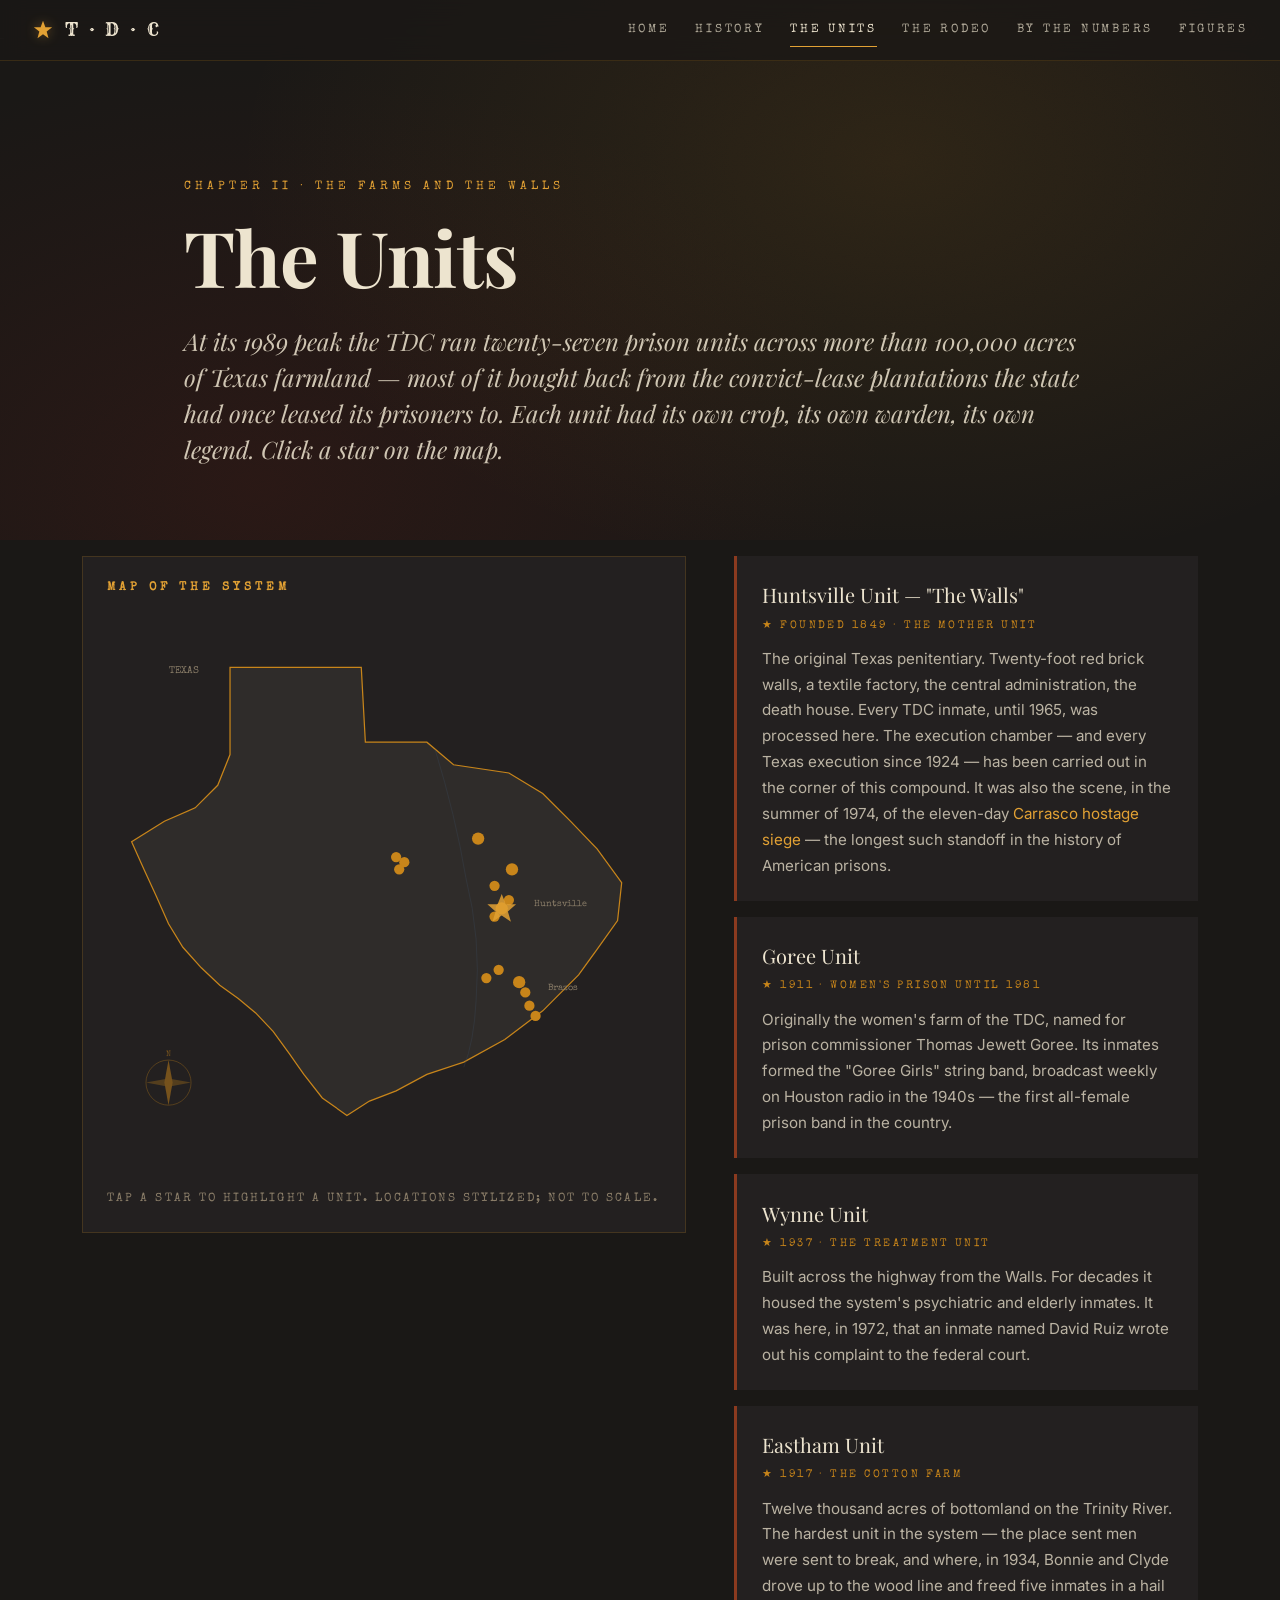
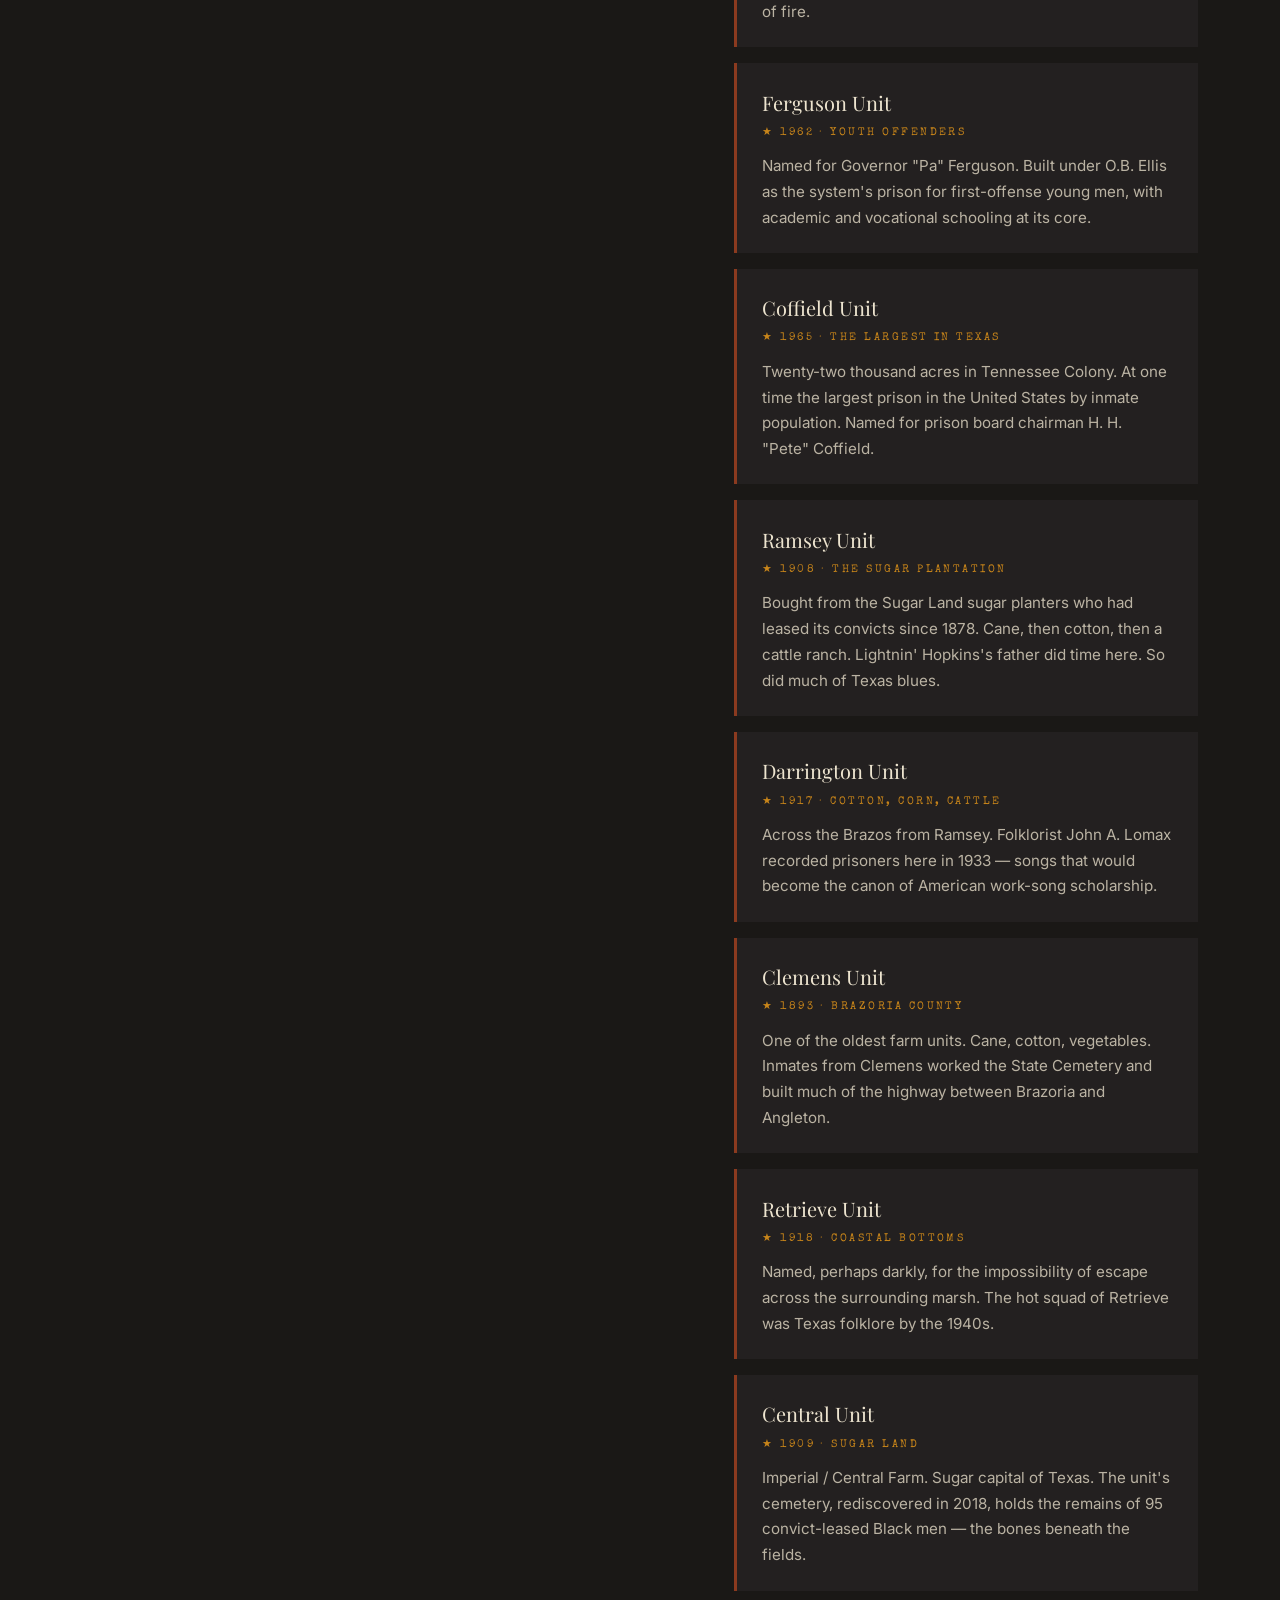
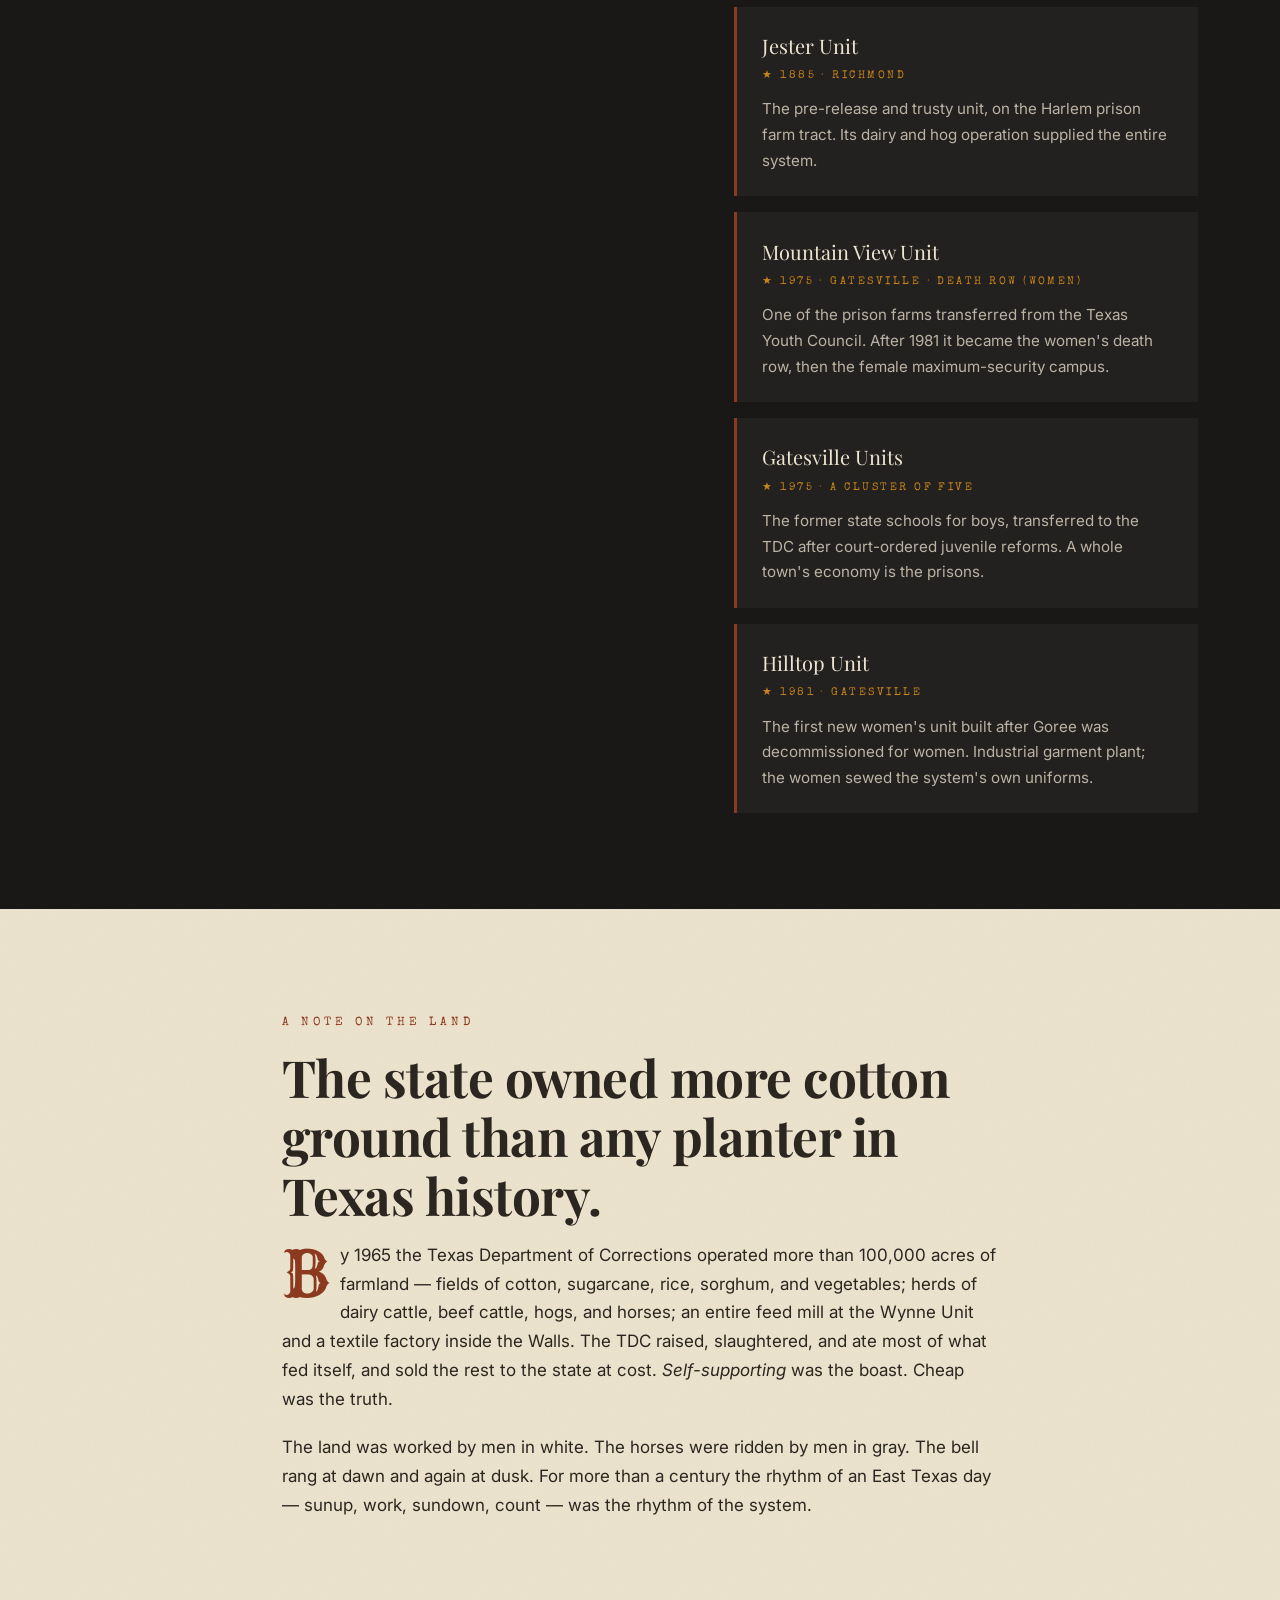
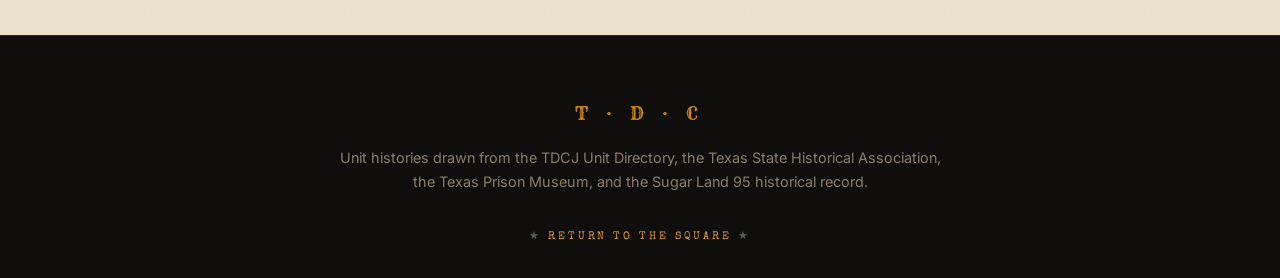
<file: units.html>
<!doctype html>
<html lang="en">
<head>
<meta charset="utf-8" />
<meta name="viewport" content="width=device-width, initial-scale=1" />
<title>The Units · Texas Department of Corrections</title>
<meta name="description" content="A guided map of the historic prison units of the Texas Department of Corrections — Huntsville, Eastham, Ramsey, Goree, and the rest." />
<link rel="preconnect" href="https://fonts.googleapis.com">
<link rel="preconnect" href="https://fonts.gstatic.com" crossorigin>
<link href="https://fonts.googleapis.com/css2?family=Playfair+Display:wght@500;700;900&family=Special+Elite&family=Rye&family=Inter:wght@400;500;600&display=swap" rel="stylesheet">
<link rel="stylesheet" href="css/style.css" />
</head>
<body>

<header class="topbar">
  <div class="inner">
    <a class="brand" href="index.html">
      <svg class="star" viewBox="0 0 24 24"><polygon points="12,2 14.6,9 22,9 16,13.6 18,21 12,16.6 6,21 8,13.6 2,9 9.4,9"/></svg>
      <span>T · D · C</span>
    </a>
    <nav class="nav" id="nav">
      <a href="index.html">Home</a>
      <a href="history.html">History</a>
      <a href="units.html" class="active">The Units</a>
      <a href="rodeo.html">The Rodeo</a>
      <a href="stats.html">By the Numbers</a>
      <a href="figures.html">Figures</a>
    </nav>
    <button class="menu-toggle" aria-label="Toggle menu">≡</button>
  </div>
</header>

<section class="hero" style="min-height: 60vh; padding-top: 9rem; padding-bottom: 3rem;">
  <div class="hero-grid" style="grid-template-columns: 1fr;">
    <div class="reveal">
      <span class="eyebrow">Chapter II · The Farms and the Walls</span>
      <h1 style="font-size: clamp(2.4rem, 6vw, 4.8rem);">The Units</h1>
      <p class="lede" style="margin-top:1.4rem;">
        At its 1989 peak the TDC ran twenty-seven prison units across more than 100,000 acres of Texas farmland — most of it bought back from the convict-lease plantations the state had once leased its prisoners <em>to</em>. Each unit had its own crop, its own warden, its own legend. Click a star on the map.
      </p>
    </div>
  </div>
</section>

<section style="padding-top: 1rem;">
  <div class="container">
    <div class="units-layout">

      <!-- Texas Map -->
      <div class="tx-map-wrap reveal">
        <h3>Map of the System</h3>
        <svg id="tx-map" viewBox="0 0 540 540" xmlns="http://www.w3.org/2000/svg" aria-label="Map of Texas with prison units marked">
          <!-- stylized Texas border -->
          <path class="border" d="
            M 120,55  L 248,55  L 252,128  L 312,128  L 338,150  L 392,158  L 425,178  L 452,205  L 478,232  L 502,265
            L 498,302  L 478,330  L 460,355  L 425,390  L 388,418  L 348,440  L 312,452  L 282,468  L 256,478
            L 234,492  L 210,475  L 192,452  L 178,432  L 162,410  L 145,392  L 128,378  L 110,365  L 92,348
            L 74,328  L 60,305  L 48,278  L 36,252  L 24,225  L 56,205  L 86,192  L 108,170  L 120,140 Z
          "/>

          <!-- decorative compass rose -->
          <g transform="translate(60, 460)" opacity="0.5">
            <circle r="22" fill="none" stroke="#c8851a" stroke-width="0.6"/>
            <polygon points="0,-22 4,0 0,22 -4,0" fill="#c8851a"/>
            <polygon points="-22,0 0,4 22,0 0,-4" fill="#c8851a" opacity="0.6"/>
            <text y="-26" text-anchor="middle" font-family="Special Elite" font-size="8" fill="#c8851a">N</text>
          </g>

          <!-- Brazos river hint -->
          <path d="M 320,135 Q 340,200 350,260 Q 365,320 360,380 Q 358,420 348,445" fill="none" stroke="#3a4a5c" stroke-width="0.8" opacity="0.4"/>

          <!-- Unit dots: positioned to roughly match Texas geography on this stylized shape -->
          <g id="unit-dots">
            <circle class="unit-dot" data-unit="walls"    cx="385" cy="290" r="6"/>
            <circle class="unit-dot" data-unit="goree"    cx="378" cy="298" r="5"/>
            <circle class="unit-dot" data-unit="wynne"    cx="392" cy="282" r="5"/>
            <circle class="unit-dot" data-unit="eastham"  cx="395" cy="252" r="6"/>
            <circle class="unit-dot" data-unit="ferguson" cx="378" cy="268" r="5"/>
            <circle class="unit-dot" data-unit="coffield" cx="362" cy="222" r="6"/>
            <circle class="unit-dot" data-unit="ramsey"   cx="402" cy="362" r="6"/>
            <circle class="unit-dot" data-unit="darrington" cx="408" cy="372" r="5"/>
            <circle class="unit-dot" data-unit="clemens"  cx="412" cy="385" r="5"/>
            <circle class="unit-dot" data-unit="retrieve" cx="418" cy="395" r="5"/>
            <circle class="unit-dot" data-unit="central"  cx="382" cy="350" r="5"/>
            <circle class="unit-dot" data-unit="jester"   cx="370" cy="358" r="5"/>
            <circle class="unit-dot" data-unit="mountain" cx="290" cy="245" r="5"/>
            <circle class="unit-dot" data-unit="gatesville" cx="282" cy="240" r="5"/>
            <circle class="unit-dot" data-unit="hilltop" cx="285" cy="252" r="5"/>
          </g>

          <!-- a star for Huntsville -->
          <g transform="translate(385,290)" pointer-events="none">
            <polygon points="0,-14 4,-4 14,-4 6,3 9,13 0,7 -9,13 -6,3 -14,-4 -4,-4" fill="#e2a134" opacity="0.85"/>
          </g>

          <text x="416" y="288" class="unit-label">Huntsville</text>
          <text x="430" y="370" class="unit-label">Brazos</text>
          <text x="60"  y="60"  class="unit-label" style="font-size:10px;">TEXAS</text>
        </svg>
        <p style="font-family: var(--type); font-size: 0.72rem; letter-spacing: 0.18em; text-transform: uppercase; color: var(--muted); margin-top: 1rem; line-height: 1.6;">
          Tap a star to highlight a unit. Locations stylized; not to scale.
        </p>
      </div>

      <!-- Unit list -->
      <div class="unit-list">
        <article class="unit reveal" data-unit="walls">
          <div class="unit-name">Huntsville Unit — "The Walls"</div>
          <div class="unit-meta">★ Founded 1849 · The Mother Unit</div>
          <p>The original Texas penitentiary. Twenty-foot red brick walls, a textile factory, the central administration, the death house. Every TDC inmate, until 1965, was processed here. The execution chamber — and every Texas execution since 1924 — has been carried out in the corner of this compound. It was also the scene, in the summer of 1974, of the eleven-day <a href="history.html#ruiz">Carrasco hostage siege</a> — the longest such standoff in the history of American prisons.</p>
        </article>

        <article class="unit reveal" data-unit="goree">
          <div class="unit-name">Goree Unit</div>
          <div class="unit-meta">★ 1911 · Women's Prison until 1981</div>
          <p>Originally the women's farm of the TDC, named for prison commissioner Thomas Jewett Goree. Its inmates formed the "Goree Girls" string band, broadcast weekly on Houston radio in the 1940s — the first all-female prison band in the country.</p>
        </article>

        <article class="unit reveal" data-unit="wynne">
          <div class="unit-name">Wynne Unit</div>
          <div class="unit-meta">★ 1937 · The Treatment Unit</div>
          <p>Built across the highway from the Walls. For decades it housed the system's psychiatric and elderly inmates. It was here, in 1972, that an inmate named David Ruiz wrote out his complaint to the federal court.</p>
        </article>

        <article class="unit reveal" data-unit="eastham">
          <div class="unit-name">Eastham Unit</div>
          <div class="unit-meta">★ 1917 · The Cotton Farm</div>
          <p>Twelve thousand acres of bottomland on the Trinity River. The hardest unit in the system — the place sent men were sent to break, and where, in 1934, Bonnie and Clyde drove up to the wood line and freed five inmates in a hail of fire.</p>
        </article>

        <article class="unit reveal" data-unit="ferguson">
          <div class="unit-name">Ferguson Unit</div>
          <div class="unit-meta">★ 1962 · Youth Offenders</div>
          <p>Named for Governor "Pa" Ferguson. Built under O.B. Ellis as the system's prison for first-offense young men, with academic and vocational schooling at its core.</p>
        </article>

        <article class="unit reveal" data-unit="coffield">
          <div class="unit-name">Coffield Unit</div>
          <div class="unit-meta">★ 1965 · The Largest in Texas</div>
          <p>Twenty-two thousand acres in Tennessee Colony. At one time the largest prison in the United States by inmate population. Named for prison board chairman H. H. "Pete" Coffield.</p>
        </article>

        <article class="unit reveal" data-unit="ramsey">
          <div class="unit-name">Ramsey Unit</div>
          <div class="unit-meta">★ 1908 · The Sugar Plantation</div>
          <p>Bought from the Sugar Land sugar planters who had leased its convicts since 1878. Cane, then cotton, then a cattle ranch. Lightnin' Hopkins's father did time here. So did much of Texas blues.</p>
        </article>

        <article class="unit reveal" data-unit="darrington">
          <div class="unit-name">Darrington Unit</div>
          <div class="unit-meta">★ 1917 · Cotton, Corn, Cattle</div>
          <p>Across the Brazos from Ramsey. Folklorist John A. Lomax recorded prisoners here in 1933 — songs that would become the canon of American work-song scholarship.</p>
        </article>

        <article class="unit reveal" data-unit="clemens">
          <div class="unit-name">Clemens Unit</div>
          <div class="unit-meta">★ 1893 · Brazoria County</div>
          <p>One of the oldest farm units. Cane, cotton, vegetables. Inmates from Clemens worked the State Cemetery and built much of the highway between Brazoria and Angleton.</p>
        </article>

        <article class="unit reveal" data-unit="retrieve">
          <div class="unit-name">Retrieve Unit</div>
          <div class="unit-meta">★ 1918 · Coastal Bottoms</div>
          <p>Named, perhaps darkly, for the impossibility of escape across the surrounding marsh. The hot squad of Retrieve was Texas folklore by the 1940s.</p>
        </article>

        <article class="unit reveal" data-unit="central">
          <div class="unit-name">Central Unit</div>
          <div class="unit-meta">★ 1909 · Sugar Land</div>
          <p>Imperial / Central Farm. Sugar capital of Texas. The unit's cemetery, rediscovered in 2018, holds the remains of 95 convict-leased Black men — the bones beneath the fields.</p>
        </article>

        <article class="unit reveal" data-unit="jester">
          <div class="unit-name">Jester Unit</div>
          <div class="unit-meta">★ 1885 · Richmond</div>
          <p>The pre-release and trusty unit, on the Harlem prison farm tract. Its dairy and hog operation supplied the entire system.</p>
        </article>

        <article class="unit reveal" data-unit="mountain">
          <div class="unit-name">Mountain View Unit</div>
          <div class="unit-meta">★ 1975 · Gatesville · Death Row (Women)</div>
          <p>One of the prison farms transferred from the Texas Youth Council. After 1981 it became the women's death row, then the female maximum-security campus.</p>
        </article>

        <article class="unit reveal" data-unit="gatesville">
          <div class="unit-name">Gatesville Units</div>
          <div class="unit-meta">★ 1975 · A Cluster of Five</div>
          <p>The former state schools for boys, transferred to the TDC after court-ordered juvenile reforms. A whole town's economy is the prisons.</p>
        </article>

        <article class="unit reveal" data-unit="hilltop">
          <div class="unit-name">Hilltop Unit</div>
          <div class="unit-meta">★ 1981 · Gatesville</div>
          <p>The first new women's unit built after Goree was decommissioned for women. Industrial garment plant; the women sewed the system's own uniforms.</p>
        </article>
      </div>
    </div>
  </div>
</section>

<section class="section-paper">
  <div class="narrow prose reveal">
    <span class="eyebrow">A Note on the Land</span>
    <h2>The state owned more cotton ground than any planter in Texas history.</h2>
    <p>
      By 1965 the Texas Department of Corrections operated more than 100,000 acres of farmland — fields of cotton, sugarcane, rice, sorghum, and vegetables; herds of dairy cattle, beef cattle, hogs, and horses; an entire feed mill at the Wynne Unit and a textile factory inside the Walls. The TDC raised, slaughtered, and ate most of what fed itself, and sold the rest to the state at cost. <em>Self-supporting</em> was the boast. Cheap was the truth.
    </p>
    <p>
      The land was worked by men in white. The horses were ridden by men in gray. The bell rang at dawn and again at dusk. For more than a century the rhythm of an East Texas day — sunup, work, sundown, count — was the rhythm of the system.
    </p>
  </div>
</section>

<footer class="footer">
  <div class="footer-mark">T · D · C</div>
  <p>Unit histories drawn from the TDCJ Unit Directory, the Texas State Historical Association, the Texas Prison Museum, and the Sugar Land 95 historical record.</p>
  <div class="tiny">★ <a href="index.html">Return to the Square</a> ★</div>
</footer>

<script src="js/main.js"></script>
</body>
</html>
</file>
<file: css/style.css>
/* =========================================================
   The Texas Department of Corrections — Tribute Site
   A study in iron, dust, paper, and time.
   ========================================================= */

:root {
  --bg-iron:      #1a1816;
  --bg-iron-2:    #232020;
  --bg-paper:     #ede4cf;
  --bg-paper-2:   #e3d6b8;
  --ink:          #2c2620;
  --ink-soft:     #4a3f33;
  --muted:        #8a7d68;
  --rule:         #5a4d3d;
  --amber:        #c8851a;
  --amber-bright: #e2a134;
  --rust:         #8b3a1f;
  --blood:        #5c1a14;
  --denim:        #3a4a5c;
  --sage:         #6e7c5e;

  --serif:    "Playfair Display", "Cormorant Garamond", Georgia, serif;
  --display:  "Rye", "Playfair Display", Georgia, serif;
  --type:     "Special Elite", "Courier New", monospace;
  --sans:     "Inter", -apple-system, BlinkMacSystemFont, "Segoe UI", sans-serif;
}

* { box-sizing: border-box; margin: 0; padding: 0; }

html { scroll-behavior: smooth; }

body {
  background: var(--bg-iron);
  color: var(--bg-paper);
  font-family: var(--sans);
  font-size: 17px;
  line-height: 1.7;
  -webkit-font-smoothing: antialiased;
  text-rendering: optimizeLegibility;
  overflow-x: hidden;
}

/* ---------- Paper grain texture (SVG noise) ---------- */
body::before {
  content: "";
  position: fixed;
  inset: 0;
  pointer-events: none;
  z-index: 1;
  opacity: 0.06;
  background-image: url("data:image/svg+xml;utf8,<svg xmlns='http://www.w3.org/2000/svg' width='240' height='240'><filter id='n'><feTurbulence type='fractalNoise' baseFrequency='0.9' numOctaves='2' seed='3'/><feColorMatrix values='0 0 0 0 0  0 0 0 0 0  0 0 0 0 0  0 0 0 0.6 0'/></filter><rect width='100%' height='100%' filter='url(%23n)'/></svg>");
  mix-blend-mode: overlay;
}

/* ---------- Typography ---------- */
h1, h2, h3, h4 { font-family: var(--serif); font-weight: 700; line-height: 1.15; letter-spacing: -0.01em; }
h1 { font-size: clamp(2.5rem, 6vw, 5.5rem); }
h2 { font-size: clamp(1.8rem, 4vw, 3.2rem); margin-bottom: 1rem; }
h3 { font-size: clamp(1.3rem, 2.4vw, 1.8rem); }
h4 { font-size: 1.15rem; letter-spacing: 0.02em; }

.eyebrow {
  font-family: var(--type);
  font-size: 0.78rem;
  text-transform: uppercase;
  letter-spacing: 0.32em;
  color: var(--amber-bright);
  margin-bottom: 0.9rem;
  display: inline-block;
}

.lede {
  font-family: var(--serif);
  font-style: italic;
  font-size: clamp(1.15rem, 2vw, 1.5rem);
  line-height: 1.5;
  color: rgba(237, 228, 207, 0.85);
  max-width: 38em;
}

a { color: var(--amber-bright); text-decoration: none; transition: color 0.2s ease; }
a:hover { color: #fff; }

/* ---------- Top bar / navigation ---------- */
.topbar {
  position: fixed;
  top: 0; left: 0; right: 0;
  z-index: 100;
  background: rgba(26, 24, 22, 0.78);
  backdrop-filter: blur(14px) saturate(140%);
  -webkit-backdrop-filter: blur(14px) saturate(140%);
  border-bottom: 1px solid rgba(200, 133, 26, 0.18);
}
.topbar .inner {
  max-width: 1280px;
  margin: 0 auto;
  padding: 0.9rem 2rem;
  display: flex;
  align-items: center;
  justify-content: space-between;
}
.brand {
  display: flex; align-items: center; gap: 0.7rem;
  font-family: var(--display);
  font-size: 1.15rem;
  letter-spacing: 0.18em;
  color: var(--bg-paper);
}
.brand .star {
  width: 22px; height: 22px;
  fill: var(--amber-bright);
  filter: drop-shadow(0 0 6px rgba(226, 161, 52, 0.4));
}
.nav {
  display: flex; gap: 1.6rem;
  font-family: var(--type);
  font-size: 0.78rem;
  text-transform: uppercase;
  letter-spacing: 0.22em;
}
.nav a {
  color: rgba(237, 228, 207, 0.7);
  position: relative;
  padding: 0.3rem 0;
}
.nav a:hover, .nav a.active { color: var(--bg-paper); }
.nav a.active::after {
  content: "";
  position: absolute;
  left: 0; right: 0; bottom: -2px;
  height: 1px;
  background: var(--amber-bright);
}

.menu-toggle { display: none; background: none; border: 0; color: var(--bg-paper); font-size: 1.4rem; cursor: pointer; }

@media (max-width: 820px) {
  .nav { display: none; }
  .menu-toggle { display: block; }
  .nav.open {
    display: flex; flex-direction: column;
    position: absolute; top: 100%; left: 0; right: 0;
    background: var(--bg-iron-2);
    padding: 1rem 2rem 1.5rem;
    gap: 1rem;
    border-bottom: 1px solid rgba(200, 133, 26, 0.18);
  }
}

/* ---------- Layout containers ---------- */
.container { max-width: 1180px; margin: 0 auto; padding: 0 2rem; position: relative; z-index: 2; }
.narrow    { max-width: 780px;  margin: 0 auto; padding: 0 2rem; position: relative; z-index: 2; }
section    { padding: 6rem 0; position: relative; }

.section-paper {
  background: var(--bg-paper);
  color: var(--ink);
  position: relative;
}
.section-paper::after {
  content: "";
  position: absolute;
  inset: 0;
  pointer-events: none;
  background-image: url("data:image/svg+xml;utf8,<svg xmlns='http://www.w3.org/2000/svg' width='200' height='200'><filter id='p'><feTurbulence type='fractalNoise' baseFrequency='0.7' numOctaves='2' seed='7'/><feColorMatrix values='0 0 0 0 0.2  0 0 0 0 0.15  0 0 0 0 0.1  0 0 0 0.5 0'/></filter><rect width='100%' height='100%' filter='url(%23p)'/></svg>");
  opacity: 0.08;
  mix-blend-mode: multiply;
}
.section-paper h1, .section-paper h2, .section-paper h3, .section-paper h4 { color: var(--ink); }
.section-paper .eyebrow { color: var(--rust); }
.section-paper a { color: var(--rust); }
.section-paper a:hover { color: var(--blood); }

/* ---------- Decorative rules ---------- */
.rule {
  display: flex; align-items: center; gap: 1rem;
  margin: 1.4rem 0;
  font-family: var(--type);
  font-size: 0.7rem;
  letter-spacing: 0.3em;
  text-transform: uppercase;
  color: var(--muted);
}
.rule::before, .rule::after {
  content: "";
  flex: 1;
  height: 1px;
  background: linear-gradient(90deg, transparent, currentColor, transparent);
  opacity: 0.4;
}
.section-paper .rule { color: var(--ink-soft); }

/* ---------- HERO ---------- */
.hero {
  min-height: 100vh;
  padding: 9rem 2rem 6rem;
  display: flex; align-items: center;
  position: relative;
  overflow: hidden;
  background:
    radial-gradient(1100px 700px at 70% 30%, rgba(200, 133, 26, 0.12), transparent 60%),
    radial-gradient(900px 600px at 20% 90%, rgba(92, 26, 20, 0.25), transparent 70%),
    var(--bg-iron);
}
.hero::before {
  /* faint barbed-wire silhouette top */
  content: "";
  position: absolute;
  top: 7%; left: -5%; right: -5%;
  height: 1px;
  background: repeating-linear-gradient(90deg, rgba(237, 228, 207, 0.18) 0 12px, transparent 12px 28px);
  opacity: 0.5;
}
.hero-grid {
  max-width: 1280px; margin: 0 auto;
  display: grid; grid-template-columns: 1.4fr 1fr; gap: 4rem;
  align-items: center;
  position: relative; z-index: 2;
}
@media (max-width: 980px) { .hero-grid { grid-template-columns: 1fr; } }

.hero-mark {
  font-family: var(--display);
  font-size: clamp(8rem, 22vw, 18rem);
  line-height: 0.85;
  letter-spacing: -0.02em;
  background: linear-gradient(180deg, #f8efd6 0%, #c8851a 60%, #5c1a14 100%);
  -webkit-background-clip: text; background-clip: text;
  color: transparent;
  text-shadow: 0 0 60px rgba(200, 133, 26, 0.15);
  margin-bottom: 0.6rem;
}
.hero-title {
  font-family: var(--serif);
  font-size: clamp(1.6rem, 3.4vw, 2.5rem);
  font-weight: 500;
  line-height: 1.2;
  margin-bottom: 1.4rem;
}
.hero-meta {
  display: flex; gap: 2rem; flex-wrap: wrap;
  font-family: var(--type);
  font-size: 0.78rem;
  letter-spacing: 0.22em;
  text-transform: uppercase;
  color: rgba(237, 228, 207, 0.6);
  margin-top: 2rem;
  padding-top: 1.5rem;
  border-top: 1px solid rgba(237, 228, 207, 0.15);
}
.hero-meta span strong { display: block; color: var(--amber-bright); font-weight: 400; font-size: 1.2rem; margin-top: 0.3rem; }

/* Hero medallion */
.medallion {
  aspect-ratio: 1;
  display: grid; place-items: center;
  position: relative;
}
.medallion svg { width: 100%; height: 100%; max-width: 420px; }
.medallion .ring text {
  font-family: var(--type);
  font-size: 11.5px;
  letter-spacing: 0.4em;
  fill: var(--amber-bright);
  text-transform: uppercase;
}

/* ---------- Buttons ---------- */
.btn {
  display: inline-flex; align-items: center; gap: 0.7rem;
  padding: 0.95rem 1.7rem;
  border: 1px solid var(--amber);
  color: var(--bg-paper);
  font-family: var(--type);
  font-size: 0.8rem;
  letter-spacing: 0.24em;
  text-transform: uppercase;
  background: transparent;
  cursor: pointer;
  transition: all 0.25s ease;
  position: relative;
}
.btn:hover {
  background: var(--amber);
  color: var(--bg-iron);
}
.btn-row { display: flex; gap: 1rem; flex-wrap: wrap; margin-top: 2rem; }
.btn .arrow { transition: transform 0.25s ease; }
.btn:hover .arrow { transform: translateX(4px); }

/* ---------- Quick stats banner ---------- */
.stats-banner {
  background: var(--bg-iron-2);
  border-top: 1px solid rgba(200, 133, 26, 0.2);
  border-bottom: 1px solid rgba(200, 133, 26, 0.2);
  padding: 3rem 2rem;
}
.stats-banner-grid {
  max-width: 1180px; margin: 0 auto;
  display: grid; grid-template-columns: repeat(4, 1fr); gap: 2rem;
  text-align: center;
}
@media (max-width: 760px) { .stats-banner-grid { grid-template-columns: repeat(2, 1fr); } }
.stat-figure {
  font-family: var(--display);
  font-size: clamp(2.2rem, 5vw, 3.6rem);
  color: var(--amber-bright);
  line-height: 1;
  margin-bottom: 0.5rem;
}
.stat-label {
  font-family: var(--type);
  font-size: 0.72rem;
  letter-spacing: 0.28em;
  text-transform: uppercase;
  color: rgba(237, 228, 207, 0.65);
}

/* ---------- Section navigation cards ---------- */
.nav-cards {
  display: grid; grid-template-columns: repeat(3, 1fr); gap: 1.5rem;
  margin-top: 3rem;
}
@media (max-width: 900px) { .nav-cards { grid-template-columns: 1fr; } }

.nav-card {
  display: block;
  padding: 2.2rem 1.8rem;
  background: var(--bg-iron-2);
  border: 1px solid rgba(237, 228, 207, 0.1);
  position: relative;
  overflow: hidden;
  transition: all 0.3s ease;
}
.nav-card:hover {
  transform: translateY(-4px);
  border-color: var(--amber);
  background: linear-gradient(180deg, var(--bg-iron-2), #2c2724);
}
.nav-card .num {
  font-family: var(--display);
  font-size: 0.9rem;
  letter-spacing: 0.4em;
  color: var(--amber);
  margin-bottom: 1rem;
}
.nav-card h3 {
  font-family: var(--serif);
  margin-bottom: 0.6rem;
  color: var(--bg-paper);
}
.nav-card p {
  color: rgba(237, 228, 207, 0.65);
  font-size: 0.95rem;
  line-height: 1.5;
}

/* ---------- Pull quote ---------- */
.pullquote {
  font-family: var(--serif);
  font-style: italic;
  font-size: clamp(1.5rem, 3vw, 2.2rem);
  line-height: 1.4;
  text-align: center;
  max-width: 900px;
  margin: 0 auto;
  padding: 4rem 2rem;
  position: relative;
}
.pullquote::before, .pullquote::after {
  content: "";
  display: block;
  width: 60px; height: 1px;
  background: var(--amber);
  margin: 2rem auto;
}
.pullquote cite {
  display: block;
  font-family: var(--type);
  font-style: normal;
  font-size: 0.78rem;
  letter-spacing: 0.3em;
  text-transform: uppercase;
  color: var(--muted);
  margin-top: 1.5rem;
}

/* ---------- Timeline ---------- */
.timeline {
  position: relative;
  max-width: 980px;
  margin: 0 auto;
  padding: 2rem 0;
}
.timeline::before {
  content: "";
  position: absolute;
  left: 50%;
  top: 0; bottom: 0;
  width: 2px;
  background: linear-gradient(180deg, transparent, var(--amber) 8%, var(--amber) 92%, transparent);
  transform: translateX(-50%);
}
.tl-row {
  display: grid;
  grid-template-columns: 1fr 60px 1fr;
  gap: 0;
  margin-bottom: 3rem;
  align-items: start;
}
.tl-row .tl-dot {
  width: 18px; height: 18px;
  border-radius: 50%;
  background: var(--bg-iron);
  border: 2px solid var(--amber-bright);
  margin: 1.2rem auto 0;
  position: relative;
  box-shadow: 0 0 0 6px rgba(26, 24, 22, 1), 0 0 24px rgba(226, 161, 52, 0.4);
}
.tl-card {
  background: rgba(35, 32, 32, 0.7);
  border: 1px solid rgba(200, 133, 26, 0.2);
  padding: 1.5rem 1.6rem;
  transition: all 0.3s ease;
}
.tl-card:hover { border-color: var(--amber); transform: translateY(-2px); }
.tl-year {
  font-family: var(--display);
  font-size: 1.6rem;
  color: var(--amber-bright);
  display: block;
  margin-bottom: 0.4rem;
}
.tl-title { font-family: var(--serif); font-size: 1.2rem; margin-bottom: 0.5rem; }
.tl-body  { font-size: 0.95rem; color: rgba(237, 228, 207, 0.78); line-height: 1.55; }
.tl-row.left  .tl-card { grid-column: 1; text-align: right; }
.tl-row.right .tl-card { grid-column: 3; text-align: left; }
.tl-row .tl-dot { grid-column: 2; }

@media (max-width: 720px) {
  .timeline::before { left: 28px; }
  .tl-row { grid-template-columns: 56px 1fr; }
  .tl-row .tl-dot { grid-column: 1; margin: 1.2rem 0 0; }
  .tl-row.left .tl-card,
  .tl-row.right .tl-card { grid-column: 2; text-align: left; }
}

/* Era headers within timeline */
.era {
  text-align: center;
  margin: 4rem 0 2rem;
  position: relative;
  z-index: 2;
}
.era .era-label {
  display: inline-block;
  background: var(--bg-iron);
  padding: 0.6rem 1.4rem;
  border: 1px solid var(--amber);
  font-family: var(--type);
  font-size: 0.78rem;
  letter-spacing: 0.32em;
  text-transform: uppercase;
  color: var(--amber-bright);
}
.era h3 { margin-top: 1rem; font-family: var(--serif); }

/* ---------- Units page ---------- */
.units-layout {
  display: grid;
  grid-template-columns: 1.3fr 1fr;
  gap: 3rem;
  align-items: start;
}
@media (max-width: 980px) { .units-layout { grid-template-columns: 1fr; } }

.tx-map-wrap {
  position: sticky;
  top: 90px;
  background: var(--bg-iron-2);
  border: 1px solid rgba(200, 133, 26, 0.2);
  padding: 1.5rem;
}
.tx-map-wrap h3 { font-family: var(--type); font-size: 0.78rem; letter-spacing: 0.32em; text-transform: uppercase; color: var(--amber-bright); margin-bottom: 1rem; }
#tx-map { width: 100%; height: auto; }
#tx-map .border    { fill: rgba(237, 228, 207, 0.06); stroke: var(--amber); stroke-width: 1.2; }
#tx-map .unit-dot  { fill: var(--amber); cursor: pointer; transition: all 0.2s ease; }
#tx-map .unit-dot:hover, #tx-map .unit-dot.active { fill: var(--amber-bright); r: 8; filter: drop-shadow(0 0 8px var(--amber-bright)); }
#tx-map .unit-label { font-family: var(--type); font-size: 9px; fill: var(--muted); pointer-events: none; }

.unit-list { display: flex; flex-direction: column; gap: 1rem; }
.unit {
  padding: 1.4rem 1.6rem;
  background: var(--bg-iron-2);
  border-left: 3px solid var(--rust);
  cursor: pointer;
  transition: all 0.25s ease;
}
.unit:hover, .unit.active { border-left-color: var(--amber-bright); background: #2c2724; }
.unit-name { font-family: var(--serif); font-size: 1.25rem; margin-bottom: 0.2rem; }
.unit-meta {
  font-family: var(--type);
  font-size: 0.7rem;
  letter-spacing: 0.22em;
  text-transform: uppercase;
  color: var(--amber);
  margin-bottom: 0.7rem;
}
.unit p { font-size: 0.95rem; color: rgba(237, 228, 207, 0.75); }

/* ---------- Rodeo page ---------- */
.rodeo-hero {
  min-height: 80vh;
  background:
    radial-gradient(800px 500px at 30% 40%, rgba(200, 133, 26, 0.18), transparent 60%),
    linear-gradient(180deg, var(--bg-iron) 30%, #1f1a14 100%);
  display: flex; align-items: center;
  padding: 9rem 2rem 4rem;
  text-align: center;
}
.rodeo-hero h1 {
  font-family: var(--display);
  font-size: clamp(3rem, 9vw, 7rem);
  background: linear-gradient(180deg, #f8efd6, #c8851a 70%, #8b3a1f);
  -webkit-background-clip: text; background-clip: text;
  color: transparent;
}
.rodeo-hero .ticket {
  display: inline-block;
  margin-top: 2rem;
  padding: 1rem 2rem;
  border: 2px dashed var(--amber);
  font-family: var(--type);
  font-size: 0.85rem;
  letter-spacing: 0.3em;
  text-transform: uppercase;
  color: var(--amber-bright);
}

.event-grid {
  display: grid; grid-template-columns: repeat(auto-fit, minmax(260px, 1fr));
  gap: 1.5rem; margin-top: 2.5rem;
}
.event-card {
  padding: 1.8rem;
  background: rgba(255, 255, 255, 0.04);
  border: 1px solid rgba(200, 133, 26, 0.25);
  position: relative;
}
.event-card .reward {
  position: absolute; top: -12px; right: 1rem;
  background: var(--blood);
  color: var(--bg-paper);
  font-family: var(--type);
  font-size: 0.72rem;
  letter-spacing: 0.2em;
  padding: 0.3rem 0.7rem;
}
.event-card h4 { font-family: var(--display); font-size: 1.25rem; margin-bottom: 0.5rem; color: var(--amber-bright); }
.event-card p  { font-size: 0.92rem; color: rgba(237, 228, 207, 0.75); }

.poster {
  background: var(--bg-paper);
  color: var(--ink);
  padding: 3rem 2.5rem;
  text-align: center;
  border: 1px solid var(--ink-soft);
  font-family: var(--display);
  position: relative;
  max-width: 520px;
  margin: 3rem auto;
  box-shadow: 0 30px 80px rgba(0,0,0,0.5);
}
.poster::before, .poster::after {
  content: "★ ★ ★";
  display: block;
  font-size: 0.9rem;
  letter-spacing: 0.3em;
  color: var(--rust);
  margin: 0.5rem 0 1rem;
}
.poster::after { margin: 1rem 0 0.5rem; }
.poster .small  { font-family: var(--type); font-size: 0.78rem; letter-spacing: 0.3em; text-transform: uppercase; }
.poster .huge   { font-family: var(--display); font-size: clamp(2.4rem, 6vw, 4rem); line-height: 1; margin: 0.7rem 0; color: var(--blood); }
.poster .where  { font-family: var(--serif); font-size: 1.1rem; font-style: italic; margin-top: 0.6rem; }
.poster .price  { font-family: var(--display); font-size: 1.4rem; color: var(--rust); margin-top: 1rem; }

/* ---------- Stats page ---------- */
.stat-grid {
  display: grid;
  grid-template-columns: repeat(auto-fit, minmax(240px, 1fr));
  gap: 1.5rem;
}
.stat-card {
  padding: 2rem 1.6rem;
  background: var(--bg-iron-2);
  border: 1px solid rgba(200, 133, 26, 0.2);
  text-align: center;
}
.stat-card .big {
  font-family: var(--display);
  font-size: clamp(2.4rem, 5vw, 3.6rem);
  color: var(--amber-bright);
  line-height: 1;
  margin-bottom: 0.6rem;
  letter-spacing: -0.01em;
}
.stat-card .label {
  font-family: var(--type);
  font-size: 0.72rem;
  letter-spacing: 0.26em;
  text-transform: uppercase;
  color: var(--muted);
  margin-bottom: 0.7rem;
}
.stat-card .note {
  font-size: 0.88rem;
  color: rgba(237, 228, 207, 0.7);
  line-height: 1.45;
}

.chart-card {
  background: var(--bg-iron-2);
  border: 1px solid rgba(200, 133, 26, 0.2);
  padding: 2rem;
  margin: 2rem 0;
}
.chart-card h3 { font-family: var(--serif); margin-bottom: 0.5rem; }
.chart-card .sub { font-family: var(--type); font-size: 0.72rem; letter-spacing: 0.24em; text-transform: uppercase; color: var(--muted); margin-bottom: 1.5rem; }

.bar-chart { display: flex; flex-direction: column; gap: 0.7rem; margin-top: 1.5rem; }
.bar-row { display: grid; grid-template-columns: 80px 1fr 100px; gap: 1rem; align-items: center; font-family: var(--type); font-size: 0.85rem; }
.bar-row .yr { color: var(--amber-bright); }
.bar-row .num { color: var(--bg-paper); text-align: right; }
.bar-row .bar {
  height: 16px;
  background: rgba(237, 228, 207, 0.06);
  position: relative;
  overflow: hidden;
}
.bar-row .bar-fill {
  height: 100%;
  background: linear-gradient(90deg, var(--rust), var(--amber));
  transform-origin: left;
  transform: scaleX(0);
  transition: transform 1.4s cubic-bezier(0.2, 0.8, 0.2, 1);
}
.bar-row.in .bar-fill { transform: scaleX(var(--w, 0)); }

/* ---------- Figures page ---------- */
.figures {
  display: grid;
  grid-template-columns: repeat(auto-fit, minmax(300px, 1fr));
  gap: 2rem;
}
.figure-card {
  background: var(--bg-iron-2);
  border: 1px solid rgba(200, 133, 26, 0.18);
  padding: 0;
  overflow: hidden;
  display: flex; flex-direction: column;
}
.figure-card .portrait {
  aspect-ratio: 4 / 3;
  background:
    radial-gradient(circle at 50% 35%, rgba(200, 133, 26, 0.4), rgba(26, 24, 22, 0)),
    linear-gradient(180deg, #2c2724, #1a1816);
  position: relative;
  display: grid; place-items: center;
  border-bottom: 1px solid rgba(200, 133, 26, 0.2);
  overflow: hidden;
}
.figure-card .initials {
  font-family: var(--display);
  font-size: 4rem;
  color: var(--amber-bright);
  letter-spacing: 0.04em;
  text-shadow: 0 0 30px rgba(226, 161, 52, 0.4);
}
.figure-card .body { padding: 1.6rem 1.8rem 2rem; }
.figure-card h3 { font-family: var(--serif); font-size: 1.5rem; margin-bottom: 0.2rem; }
.figure-card .role {
  font-family: var(--type);
  font-size: 0.72rem;
  letter-spacing: 0.24em;
  text-transform: uppercase;
  color: var(--amber);
  margin-bottom: 1rem;
}
.figure-card p { font-size: 0.95rem; color: rgba(237, 228, 207, 0.78); }
.figure-card .span {
  margin-top: 1rem;
  padding-top: 1rem;
  border-top: 1px solid rgba(237, 228, 207, 0.1);
  font-family: var(--type);
  font-size: 0.78rem;
  color: var(--muted);
}

/* ---------- Footer ---------- */
.footer {
  background: #100e0d;
  border-top: 1px solid rgba(200, 133, 26, 0.18);
  padding: 4rem 2rem 2rem;
  text-align: center;
  position: relative;
  z-index: 2;
}
.footer-mark {
  font-family: var(--display);
  letter-spacing: 0.4em;
  color: var(--amber);
  font-size: 1.1rem;
}
.footer p { color: var(--muted); font-size: 0.9rem; margin-top: 1rem; max-width: 620px; margin-inline: auto; }
.footer .tiny {
  margin-top: 2rem;
  font-family: var(--type);
  font-size: 0.7rem;
  letter-spacing: 0.26em;
  text-transform: uppercase;
  color: rgba(237, 228, 207, 0.35);
}

/* ---------- Reveal animations ---------- */
.reveal { opacity: 0; transform: translateY(24px); transition: opacity 0.9s ease, transform 0.9s ease; }
.reveal.in { opacity: 1; transform: translateY(0); }
.reveal-d1 { transition-delay: 0.1s; }
.reveal-d2 { transition-delay: 0.2s; }
.reveal-d3 { transition-delay: 0.3s; }

/* ---------- Marquee (subtle moving text) ---------- */
.marquee {
  background: var(--blood);
  color: var(--bg-paper);
  padding: 0.7rem 0;
  font-family: var(--type);
  font-size: 0.78rem;
  letter-spacing: 0.32em;
  text-transform: uppercase;
  white-space: nowrap;
  overflow: hidden;
  position: relative;
  z-index: 2;
}
.marquee-inner { display: inline-block; padding-left: 100%; animation: marquee 32s linear infinite; }
.marquee-inner span { margin-right: 4rem; }
@keyframes marquee { from { transform: translateX(0); } to { transform: translateX(-100%); } }

/* ---------- Misc ---------- */
::selection { background: var(--amber); color: var(--bg-iron); }
::-webkit-scrollbar { width: 10px; }
::-webkit-scrollbar-track { background: #100e0d; }
::-webkit-scrollbar-thumb { background: var(--ink-soft); border-radius: 5px; }
::-webkit-scrollbar-thumb:hover { background: var(--amber); }

/* paragraph helpers */
.prose p { margin-bottom: 1.2rem; }
.prose p:first-of-type::first-letter {
  font-family: var(--display);
  font-size: 4rem;
  float: left;
  line-height: 0.85;
  padding: 0.4rem 0.6rem 0 0;
  color: var(--amber-bright);
}
.section-paper .prose p:first-of-type::first-letter { color: var(--rust); }
</file>
